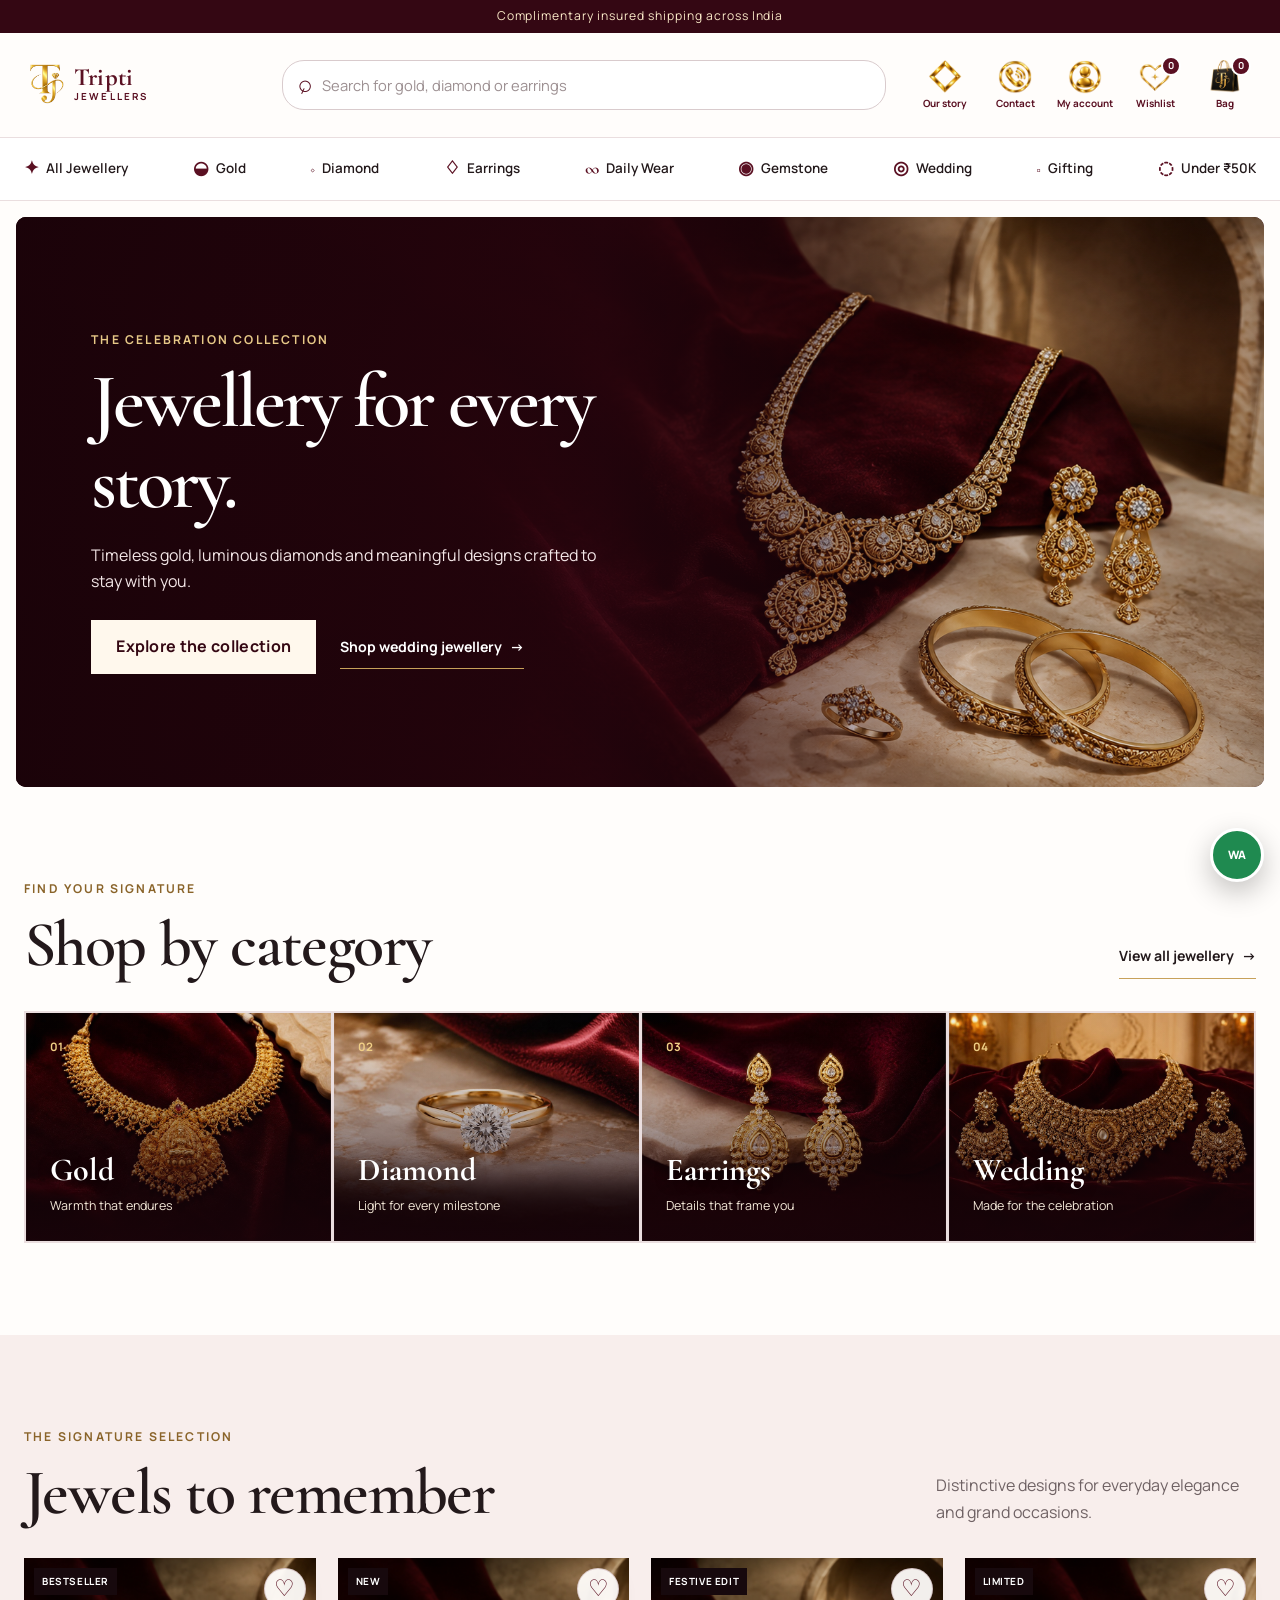
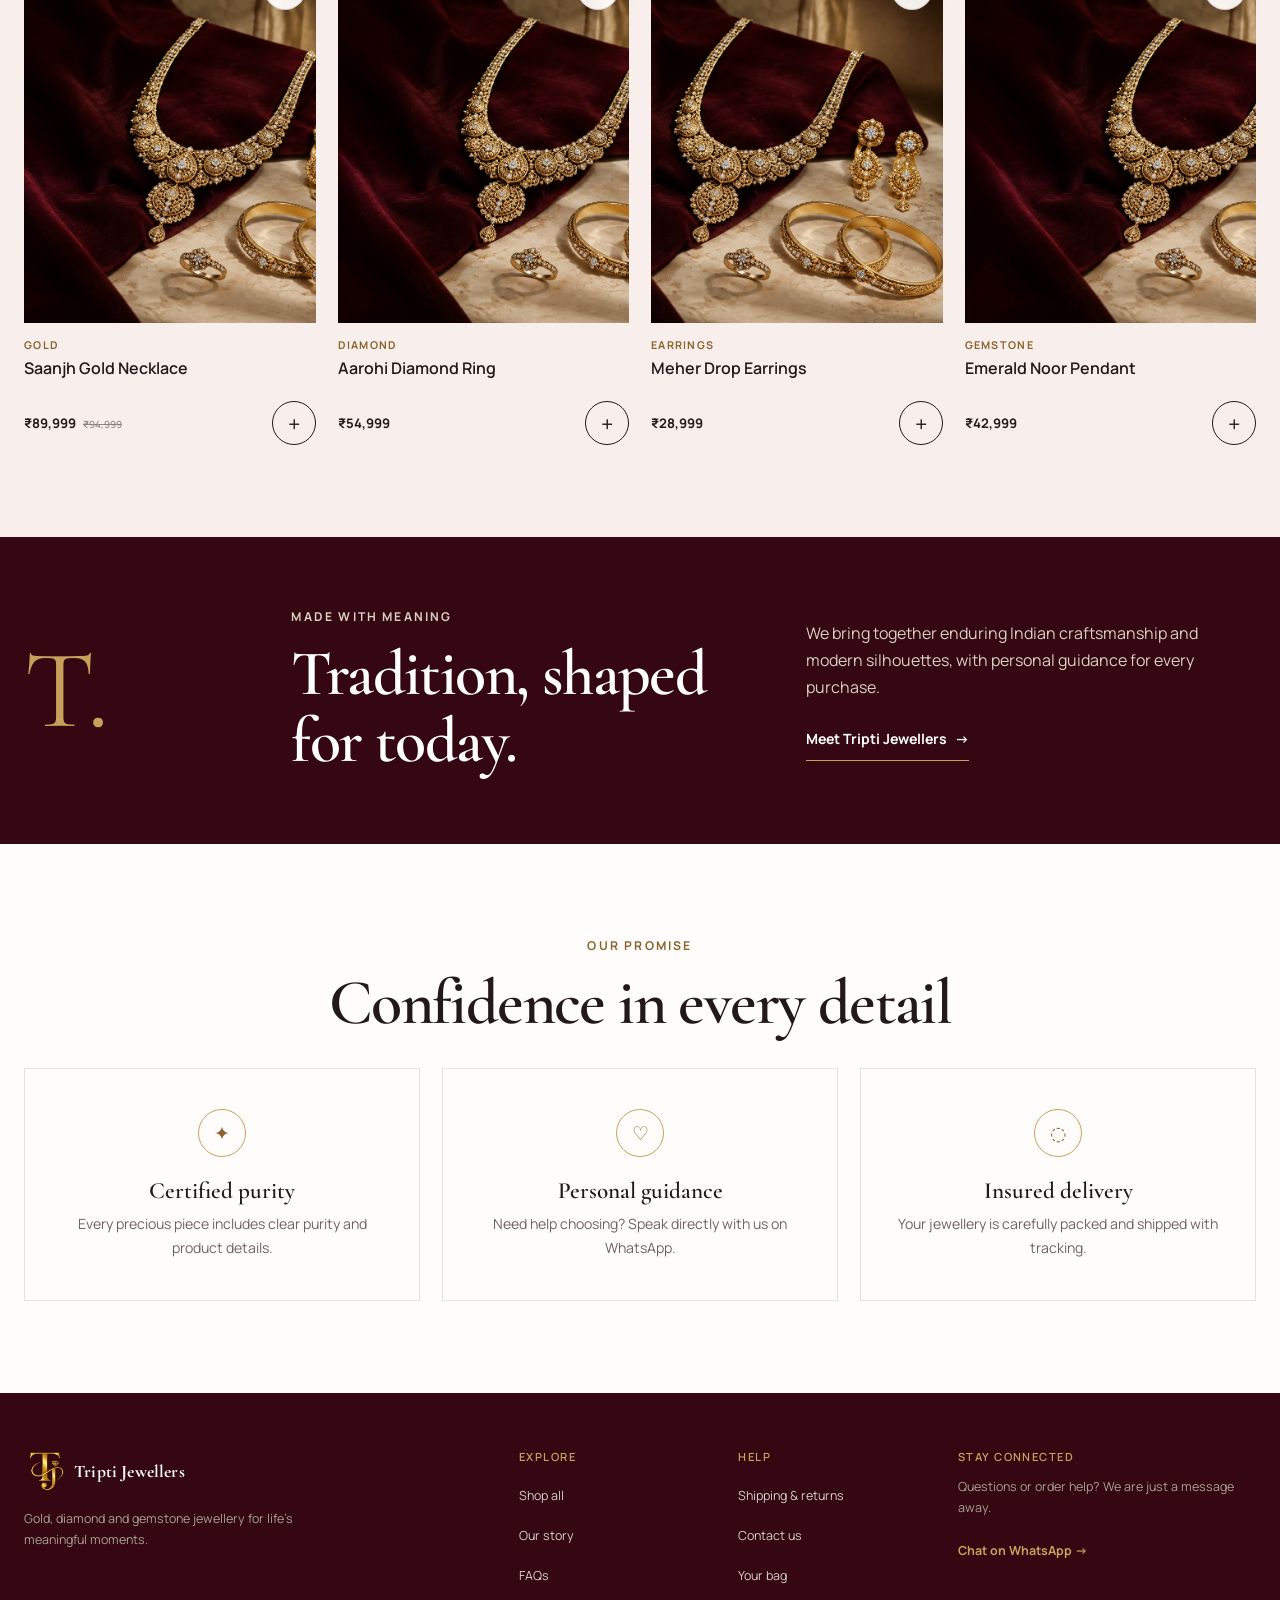
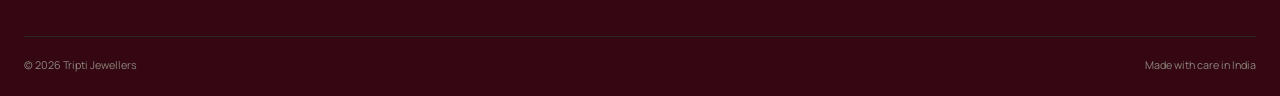
<file: index.html>
<!doctype html>
<html lang="en-IN">
<head>
  <meta charset="UTF-8">
  <meta name="viewport" content="width=device-width, initial-scale=1.0">
  <title>Tripti Jewellers | Gold, Diamond & Wedding Jewellery</title>
  <meta name="description" content="Discover gold, diamond, gemstone and wedding jewellery at Tripti Jewellers—crafted for everyday moments and lifelong celebrations.">
  <meta property="og:title" content="Tripti Jewellers | Jewellery for Every Story">
  <meta property="og:description" content="Explore timeless gold, diamond and wedding jewellery from Tripti Jewellers.">
  <meta property="og:type" content="website">
  <meta property="og:url" content="https://tripti-jewellers.rosy-mochi-9272.chatgpt.site/">
  <meta property="og:image" content="https://tripti-jewellers.rosy-mochi-9272.chatgpt.site/images/social-preview.svg">
  <link rel="preconnect" href="https://fonts.googleapis.com">
  <link rel="preconnect" href="https://fonts.gstatic.com" crossorigin>
  <link href="https://fonts.googleapis.com/css2?family=Cormorant+Garamond:wght@500;600;700&family=Manrope:wght@400;500;600;700&display=swap" rel="stylesheet">
  <link rel="stylesheet" href="css/style.css">
</head>
<body data-page="home">
  <a class="skip-link" href="#main-content">Skip to content</a>
  <div class="offer-bar">Complimentary insured shipping across India</div>
  <header class="site-header">
    <div class="container header-inner">
      <button class="menu-toggle" type="button" aria-label="Open jewellery menu" aria-expanded="false" aria-controls="main-nav">
        <span></span><span></span><span></span>
      </button>
      <a class="brand" href="index.html" aria-label="Tripti Jewellers home"><span class="brand-mark brand-mark-image"><img src="images/tripti-tj-monogram-transparent.png" alt=""></span><span class="brand-type"><strong>Tripti</strong><small>Jewellers</small></span></a>
      <form class="site-search" action="shop.html" role="search">
        <label class="sr-only" for="site-search-home">Search jewellery</label>
        <span aria-hidden="true">⌕</span>
        <input id="site-search-home" name="search" type="search" placeholder="Search for gold, diamond or earrings">
      </form>
      <nav class="header-actions" aria-label="Quick links">
        <a href="about.html" class="header-action header-action-story"><img class="header-story-icon" src="images/tripti-our-story.png" alt=""><span>Our story</span></a>
        <a href="contact.html" class="header-action"><img class="header-contact-icon" src="images/tripti-contact-phone.png" alt=""><span>Contact</span></a>
        <a class="account-link" href="login.html" aria-label="Login or view account" data-account-link><span class="account-icon account-icon-image" aria-hidden="true"><img src="images/tripti-account-user.png" alt=""></span><span class="header-action-label" data-account-text>My account</span></a>
        <a class="wishlist-link" href="watchlist.html" aria-label="View wishlist"><span class="wishlist-icon-image" aria-hidden="true"><img src="images/tripti-watchlist-heart.png" alt=""></span><span class="header-action-label">Wishlist</span><span class="wishlist-count" aria-live="polite">0</span></a>
        <a class="cart-link" href="cart.html" aria-label="View shopping bag"><span class="cart-icon-image" aria-hidden="true"><img src="images/tripti-shopping-bag-icon.png" alt=""></span><span class="header-action-label">Bag</span><span class="cart-count" aria-live="polite">0</span></a>
      </nav>
    </div>
    <nav class="category-nav" aria-label="Jewellery categories">
      <div class="container category-nav-inner">
        <a href="shop.html"><span>✦</span>All Jewellery</a>
        <a href="shop.html?category=Gold"><span>◒</span>Gold</a>
        <a href="shop.html?category=Diamond"><span>◇</span>Diamond</a>
        <a href="shop.html?category=Earrings"><span>♢</span>Earrings</a>
        <a href="shop.html?category=Daily%20Wear"><span>∞</span>Daily Wear</a>
        <a href="shop.html?category=Gemstone"><span>◉</span>Gemstone</a>
        <a href="shop.html?category=Wedding"><span>◎</span>Wedding</a>
        <a href="shop.html?category=Gifting"><span>□</span>Gifting</a>
        <a href="shop.html?category=Under%2050K"><span>◌</span>Under ₹50K</a>
      </div>
    </nav>
  </header>
  <div class="menu-backdrop" data-menu-close hidden></div>
  <aside class="mobile-menu" id="main-nav" aria-label="Jewellery menu" aria-hidden="true">
    <div class="mobile-menu-head"><a class="brand" href="index.html" aria-label="Tripti Jewellers home"><span class="brand-mark brand-mark-image"><img src="images/tripti-tj-monogram-transparent.png" alt=""></span><span class="brand-type"><strong>Tripti</strong><small>Jewellers</small></span></a><button class="menu-close" type="button" data-menu-close aria-label="Close jewellery menu">×</button></div>
    <div class="mobile-menu-offer"><span>✦</span><div><strong>Complimentary insured shipping</strong><small>on every jewellery order</small></div><a href="shop.html">Shop now</a></div>
    <nav class="mobile-menu-links" aria-label="Shop categories">
      <a href="shop.html"><span>✦</span>All Jewellery<b>›</b></a><a href="shop.html?category=Gold"><span>◒</span>Gold<b>›</b></a><a href="shop.html?category=Diamond"><span>◇</span>Diamond<b>›</b></a><a href="shop.html?category=Earrings"><span>♢</span>Earrings<b>›</b></a><a href="shop.html?category=Daily%20Wear"><span>∞</span>Daily Wear<b>›</b></a><a href="shop.html?category=Gemstone"><span>◉</span>Gemstone<b>›</b></a><a href="shop.html?category=Wedding"><span>◎</span>Wedding<b>›</b></a><a href="shop.html?category=Gifting"><span>□</span>Gifting<b>›</b></a><a href="shop.html?category=Under%2050K"><span>◌</span>Under ₹50K<b>›</b></a>
    </nav>
    <div class="mobile-menu-pages"><a href="about.html">Our story</a><a href="contact.html">Contact & stores</a><a href="login.html" data-account-menu-link><span data-account-menu-text>Login</span></a></div>
  </aside>

  <main id="main-content">
    <section class="jewel-hero">
      <img src="images/hero-jewellery.png" alt="Gold necklace, earrings, bangles and a diamond ring arranged on burgundy velvet">
      <div class="container jewel-hero-content">
        <p class="eyebrow eyebrow-light">The celebration collection</p>
        <h1>Jewellery for every story.</h1>
        <p>Timeless gold, luminous diamonds and meaningful designs crafted to stay with you.</p>
        <div class="hero-actions"><a class="button button-ivory" href="shop.html">Explore the collection</a><a class="text-link text-link-light" href="shop.html?category=Wedding">Shop wedding jewellery <span aria-hidden="true">→</span></a></div>
      </div>
    </section>

    <section class="section collection-strip" aria-labelledby="collection-title">
      <div class="container">
        <div class="section-heading split-heading">
          <div>
            <p class="eyebrow">Find your signature</p>
            <h2 id="collection-title">Shop by category</h2>
          </div>
          <a class="text-link" href="shop.html">View all jewellery <span aria-hidden="true">→</span></a>
        </div>
        <div class="category-grid">
          <a class="category-card" href="shop.html?category=Gold"><img src="images/category-gold.jpg" alt="Ornate gold necklace"><span>01</span><strong>Gold</strong><small>Warmth that endures</small></a>
          <a class="category-card" href="shop.html?category=Diamond"><img src="images/category-diamond.jpg" alt="Diamond solitaire ring"><span>02</span><strong>Diamond</strong><small>Light for every milestone</small></a>
          <a class="category-card" href="shop.html?category=Earrings"><img src="images/category-earrings.jpg" alt="Pair of gold drop earrings"><span>03</span><strong>Earrings</strong><small>Details that frame you</small></a>
          <a class="category-card" href="shop.html?category=Wedding"><img src="images/category-wedding.jpg" alt="Indian bridal jewellery set"><span>04</span><strong>Wedding</strong><small>Made for the celebration</small></a>
        </div>
      </div>
    </section>

    <section class="section section-cream" aria-labelledby="featured-title">
      <div class="container">
        <div class="section-heading split-heading">
          <div>
            <p class="eyebrow">The signature selection</p>
            <h2 id="featured-title">Jewels to remember</h2>
          </div>
          <p class="section-note">Distinctive designs for everyday elegance and grand occasions.</p>
        </div>
        <div class="product-grid" id="featured-products"></div>
      </div>
    </section>

    <section class="story-banner">
      <div class="container story-grid">
        <div class="story-number">T.</div>
        <div>
          <p class="eyebrow eyebrow-light">Made with meaning</p>
          <h2>Tradition, shaped for today.</h2>
        </div>
        <div>
          <p>We bring together enduring Indian craftsmanship and modern silhouettes, with personal guidance for every purchase.</p>
          <a class="text-link text-link-light" href="about.html">Meet Tripti Jewellers <span aria-hidden="true">→</span></a>
        </div>
      </div>
    </section>

    <section class="section" aria-labelledby="why-title">
      <div class="container">
        <div class="section-heading centered-heading">
          <p class="eyebrow">Our promise</p>
          <h2 id="why-title">Confidence in every detail</h2>
        </div>
        <div class="benefit-grid">
          <article class="benefit-card"><span class="benefit-icon">✦</span><h3>Certified purity</h3><p>Every precious piece includes clear purity and product details.</p></article>
          <article class="benefit-card"><span class="benefit-icon">♡</span><h3>Personal guidance</h3><p>Need help choosing? Speak directly with us on WhatsApp.</p></article>
          <article class="benefit-card"><span class="benefit-icon">◌</span><h3>Insured delivery</h3><p>Your jewellery is carefully packed and shipped with tracking.</p></article>
        </div>
      </div>
    </section>
  </main>

  <footer class="site-footer">
    <div class="container footer-grid">
      <div><a class="brand brand-footer" href="index.html" aria-label="Tripti Jewellers home"><span class="brand-mark brand-mark-image"><img src="images/tripti-tj-monogram-transparent.png" alt=""></span><span>Tripti Jewellers</span></a><p>Gold, diamond and gemstone jewellery for life’s meaningful moments.</p></div>
      <div><h2>Explore</h2><a href="shop.html">Shop all</a><a href="about.html">Our story</a><a href="contact.html#faq">FAQs</a></div>
      <div><h2>Help</h2><a href="contact.html#shipping">Shipping & returns</a><a href="contact.html">Contact us</a><a href="cart.html">Your bag</a></div>
      <div><h2>Stay connected</h2><p>Questions or order help? We are just a message away.</p><a class="footer-whatsapp" data-whatsapp-link href="#">Chat on WhatsApp →</a></div>
    </div>
    <div class="container footer-bottom"><span>© <span data-current-year></span> Tripti Jewellers</span><span>Made with care in India</span></div>
  </footer>
  <a class="whatsapp-float" data-whatsapp-link href="#" target="_blank" rel="noopener" aria-label="Chat with Tripti Jewellers on WhatsApp"><span>WA</span></a>
  <div class="toast" role="status" aria-live="polite"></div>
  <script src="js/supabase-client.js"></script>
  <script src="js/products.js"></script>
  <script src="js/main.js"></script>
</body>
</html>
</file>
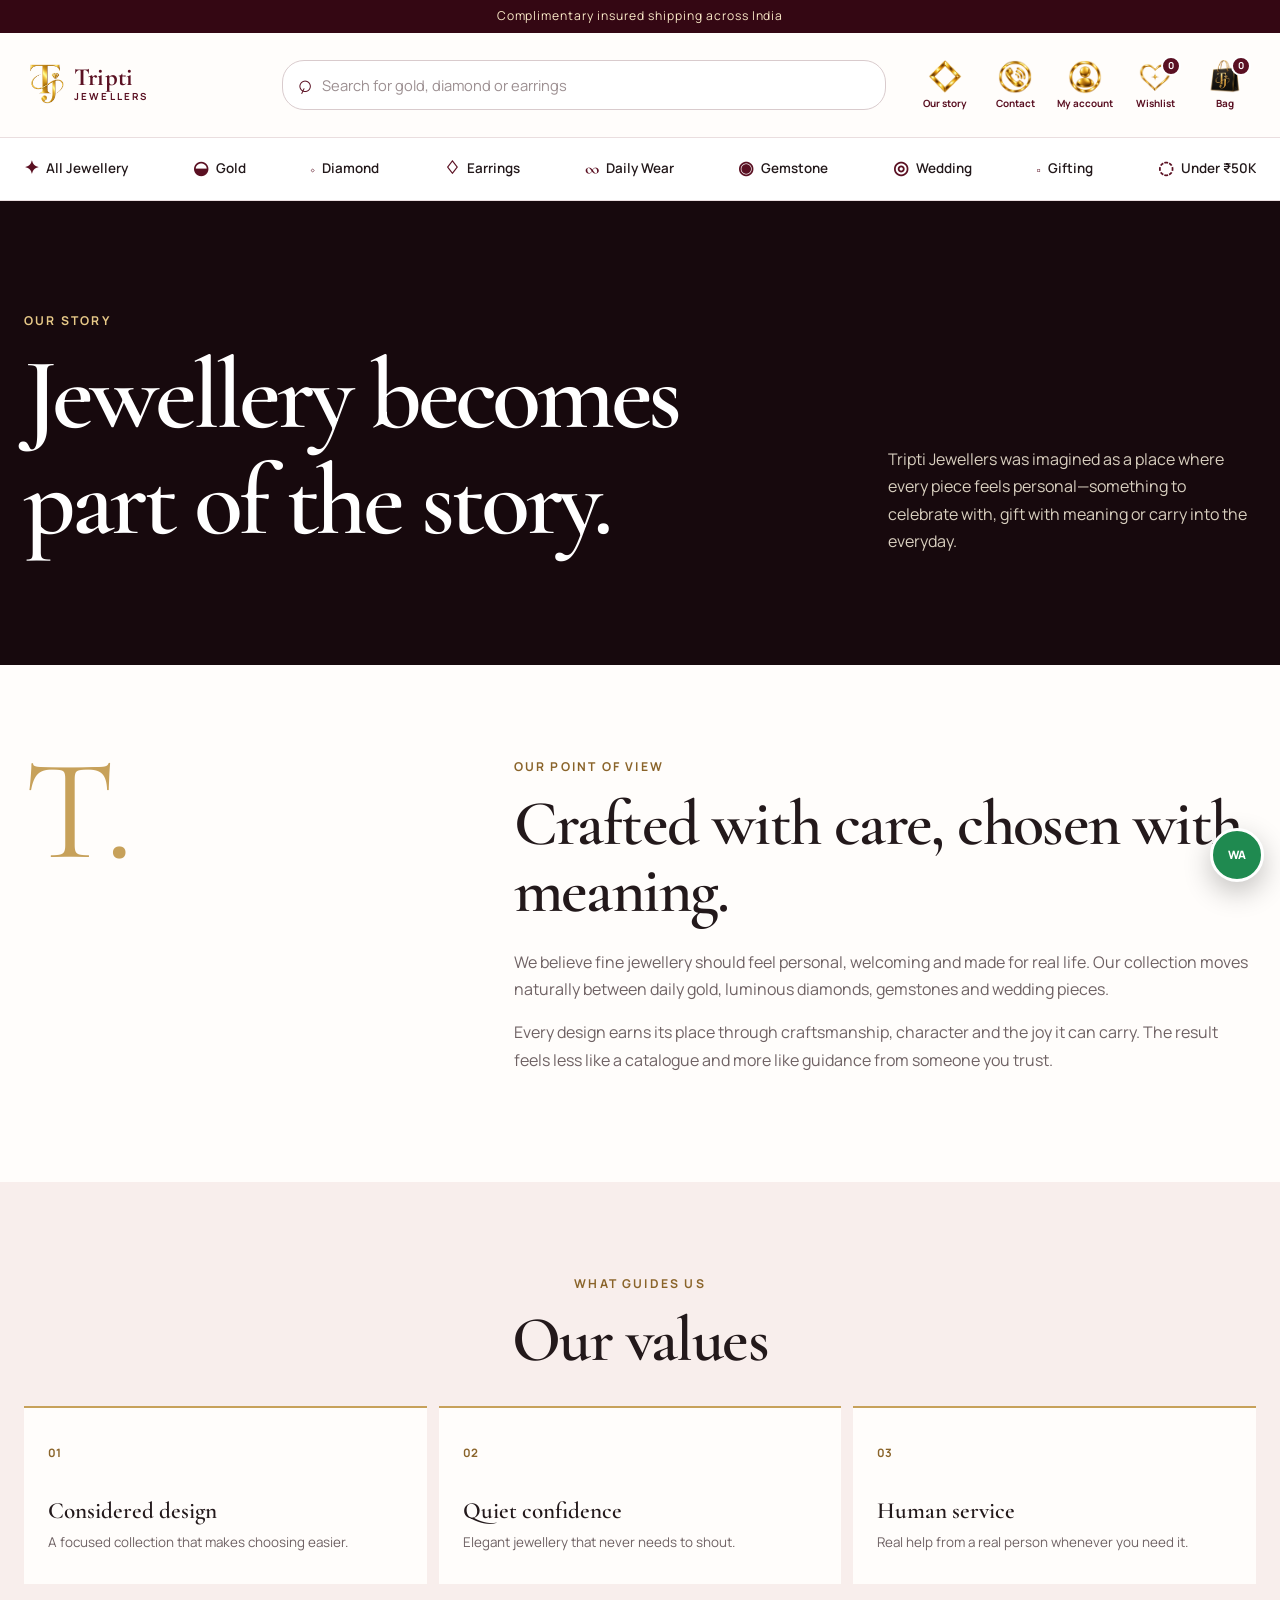
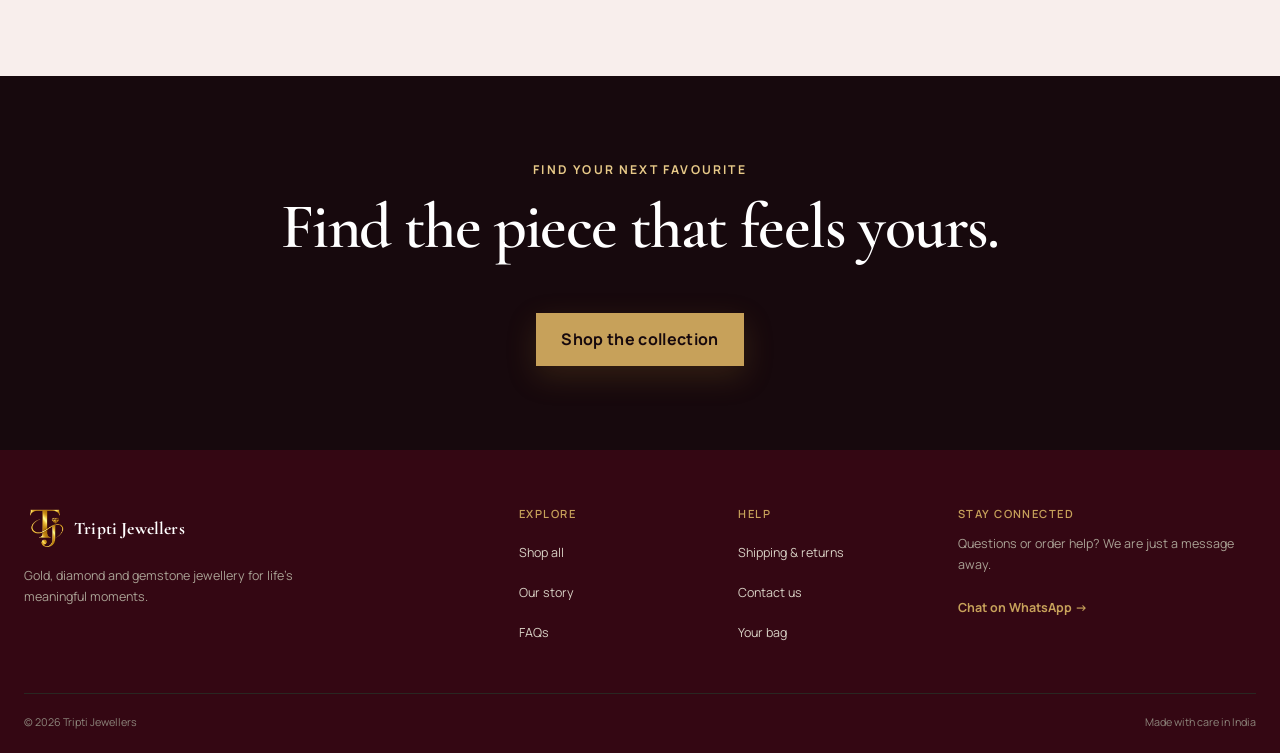
<file: about.html>
<!doctype html>
<html lang="en-IN">
<head>
  <meta charset="UTF-8"><meta name="viewport" content="width=device-width, initial-scale=1.0"><title>Our Story | Tripti Jewellers</title><meta name="description" content="Meet Tripti Jewellers—an Indian jewellery house bringing timeless gold, diamonds and meaningful design into one considered collection."><meta property="og:title" content="Our Story | Tripti Jewellers"><meta property="og:description" content="Jewellery with warmth, craft and lasting meaning."><meta property="og:type" content="website"><meta property="og:url" content="https://tripti-jewellers.rosy-mochi-9272.chatgpt.site/about.html"><meta property="og:image" content="https://tripti-jewellers.rosy-mochi-9272.chatgpt.site/images/social-preview.svg">
  <link rel="preconnect" href="https://fonts.googleapis.com"><link rel="preconnect" href="https://fonts.gstatic.com" crossorigin><link href="https://fonts.googleapis.com/css2?family=Cormorant+Garamond:wght@500;600;700&family=Manrope:wght@400;500;600;700&display=swap" rel="stylesheet"><link rel="stylesheet" href="css/style.css">
</head>
<body data-page="about">
  <a class="skip-link" href="#main-content">Skip to content</a><div class="offer-bar">Complimentary insured shipping across India</div>
  <header class="site-header">
    <div class="container header-inner">
      <button class="menu-toggle" type="button" aria-label="Open jewellery menu" aria-expanded="false" aria-controls="main-nav">
        <span></span><span></span><span></span>
      </button>
      <a class="brand" href="index.html" aria-label="Tripti Jewellers home"><span class="brand-mark brand-mark-image"><img src="images/tripti-tj-monogram-transparent.png" alt=""></span><span class="brand-type"><strong>Tripti</strong><small>Jewellers</small></span></a>
      <form class="site-search" action="shop.html" role="search">
        <label class="sr-only" for="site-search-home">Search jewellery</label>
        <span aria-hidden="true">⌕</span>
        <input id="site-search-home" name="search" type="search" placeholder="Search for gold, diamond or earrings">
      </form>
      <nav class="header-actions" aria-label="Quick links">
        <a href="about.html" class="header-action header-action-story"><img class="header-story-icon" src="images/tripti-our-story.png" alt=""><span>Our story</span></a>
        <a href="contact.html" class="header-action"><img class="header-contact-icon" src="images/tripti-contact-phone.png" alt=""><span>Contact</span></a>
        <a class="account-link" href="login.html" aria-label="Login or view account" data-account-link><span class="account-icon account-icon-image" aria-hidden="true"><img src="images/tripti-account-user.png" alt=""></span><span class="header-action-label" data-account-text>My account</span></a>
        <a class="wishlist-link" href="watchlist.html" aria-label="View wishlist"><span class="wishlist-icon-image" aria-hidden="true"><img src="images/tripti-watchlist-heart.png" alt=""></span><span class="header-action-label">Wishlist</span><span class="wishlist-count" aria-live="polite">0</span></a>
        <a class="cart-link" href="cart.html" aria-label="View shopping bag"><span class="cart-icon-image" aria-hidden="true"><img src="images/tripti-shopping-bag-icon.png" alt=""></span><span class="header-action-label">Bag</span><span class="cart-count" aria-live="polite">0</span></a>
      </nav>
    </div>
    <nav class="category-nav" aria-label="Jewellery categories">
      <div class="container category-nav-inner">
        <a href="shop.html"><span>✦</span>All Jewellery</a>
        <a href="shop.html?category=Gold"><span>◒</span>Gold</a>
        <a href="shop.html?category=Diamond"><span>◇</span>Diamond</a>
        <a href="shop.html?category=Earrings"><span>♢</span>Earrings</a>
        <a href="shop.html?category=Daily%20Wear"><span>∞</span>Daily Wear</a>
        <a href="shop.html?category=Gemstone"><span>◉</span>Gemstone</a>
        <a href="shop.html?category=Wedding"><span>◎</span>Wedding</a>
        <a href="shop.html?category=Gifting"><span>□</span>Gifting</a>
        <a href="shop.html?category=Under%2050K"><span>◌</span>Under ₹50K</a>
      </div>
    </nav>
  </header>
  <div class="menu-backdrop" data-menu-close hidden></div>
  <aside class="mobile-menu" id="main-nav" aria-label="Jewellery menu" aria-hidden="true">
    <div class="mobile-menu-head"><a class="brand" href="index.html" aria-label="Tripti Jewellers home"><span class="brand-mark brand-mark-image"><img src="images/tripti-tj-monogram-transparent.png" alt=""></span><span class="brand-type"><strong>Tripti</strong><small>Jewellers</small></span></a><button class="menu-close" type="button" data-menu-close aria-label="Close jewellery menu">×</button></div>
    <div class="mobile-menu-offer"><span>✦</span><div><strong>Complimentary insured shipping</strong><small>on every jewellery order</small></div><a href="shop.html">Shop now</a></div>
    <nav class="mobile-menu-links" aria-label="Shop categories">
      <a href="shop.html"><span>✦</span>All Jewellery<b>›</b></a><a href="shop.html?category=Gold"><span>◒</span>Gold<b>›</b></a><a href="shop.html?category=Diamond"><span>◇</span>Diamond<b>›</b></a><a href="shop.html?category=Earrings"><span>♢</span>Earrings<b>›</b></a><a href="shop.html?category=Daily%20Wear"><span>∞</span>Daily Wear<b>›</b></a><a href="shop.html?category=Gemstone"><span>◉</span>Gemstone<b>›</b></a><a href="shop.html?category=Wedding"><span>◎</span>Wedding<b>›</b></a><a href="shop.html?category=Gifting"><span>□</span>Gifting<b>›</b></a><a href="shop.html?category=Under%2050K"><span>◌</span>Under ₹50K<b>›</b></a>
    </nav>
    <div class="mobile-menu-pages"><a href="about.html">Our story</a><a href="contact.html">Contact & stores</a><a href="login.html" data-account-menu-link><span data-account-menu-text>Login</span></a></div>
  </aside>
  <main id="main-content"><section class="about-hero"><div class="container about-hero-grid"><div><p class="eyebrow eyebrow-light">Our story</p><h1>Jewellery becomes part of the story.</h1></div><p>Tripti Jewellers was imagined as a place where every piece feels personal—something to celebrate with, gift with meaning or carry into the everyday.</p></div></section><section class="section"><div class="container editorial-grid"><div class="editorial-mark">T.</div><article><p class="eyebrow">Our point of view</p><h2>Crafted with care, chosen with meaning.</h2><p>We believe fine jewellery should feel personal, welcoming and made for real life. Our collection moves naturally between daily gold, luminous diamonds, gemstones and wedding pieces.</p><p>Every design earns its place through craftsmanship, character and the joy it can carry. The result feels less like a catalogue and more like guidance from someone you trust.</p></article></div></section><section class="section section-cream"><div class="container"><div class="section-heading centered-heading"><p class="eyebrow">What guides us</p><h2>Our values</h2></div><div class="value-grid"><article><span>01</span><h3>Considered design</h3><p>A focused collection that makes choosing easier.</p></article><article><span>02</span><h3>Quiet confidence</h3><p>Elegant jewellery that never needs to shout.</p></article><article><span>03</span><h3>Human service</h3><p>Real help from a real person whenever you need it.</p></article></div></div></section><section class="about-cta"><div class="container"><p class="eyebrow eyebrow-light">Find your next favourite</p><h2>Find the piece that feels yours.</h2><a class="button button-gold" href="shop.html">Shop the collection</a></div></section></main>
  <footer class="site-footer"><div class="container footer-grid"><div><a class="brand brand-footer" href="index.html" aria-label="Tripti Jewellers home"><span class="brand-mark brand-mark-image"><img src="images/tripti-tj-monogram-transparent.png" alt=""></span><span>Tripti Jewellers</span></a><p>Gold, diamond and gemstone jewellery for life's meaningful moments.</p></div><div><h2>Explore</h2><a href="shop.html">Shop all</a><a href="about.html">Our story</a><a href="contact.html#faq">FAQs</a></div><div><h2>Help</h2><a href="contact.html#shipping">Shipping & returns</a><a href="contact.html">Contact us</a><a href="cart.html">Your bag</a></div><div><h2>Stay connected</h2><p>Questions or order help? We are just a message away.</p><a class="footer-whatsapp" data-whatsapp-link href="#">Chat on WhatsApp →</a></div></div><div class="container footer-bottom"><span>© <span data-current-year></span> Tripti Jewellers</span><span>Made with care in India</span></div></footer><a class="whatsapp-float" data-whatsapp-link href="#" target="_blank" rel="noopener" aria-label="Chat with Tripti Jewellers on WhatsApp"><span>WA</span></a><div class="toast" role="status" aria-live="polite"></div><script src="js/supabase-client.js"></script><script src="js/products.js"></script><script src="js/main.js"></script>
</body>
</html>
</file>
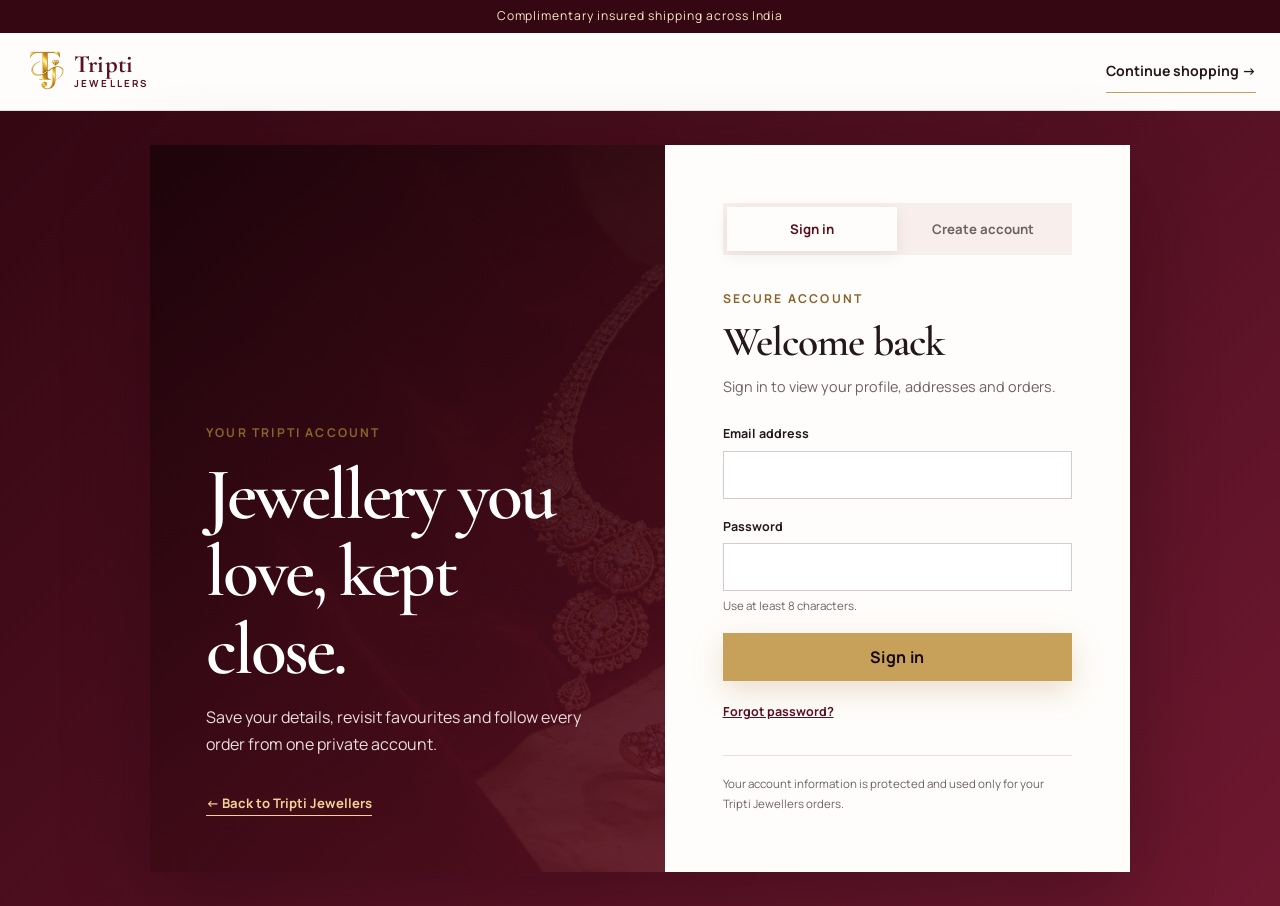
<file: account.html>
<!doctype html>
<html lang="en-IN">
<head>
  <meta charset="UTF-8"><meta name="viewport" content="width=device-width, initial-scale=1.0">
  <title>My Account | Tripti Jewellers</title>
  <meta name="description" content="Manage your Tripti Jewellers profile, delivery addresses and orders.">
  <link rel="preconnect" href="https://fonts.googleapis.com"><link rel="preconnect" href="https://fonts.gstatic.com" crossorigin><link href="https://fonts.googleapis.com/css2?family=Cormorant+Garamond:wght@500;600;700&family=Manrope:wght@400;500;600;700&display=swap" rel="stylesheet"><link rel="stylesheet" href="css/style.css">
</head>
<body data-page="account">
  <a class="skip-link" href="#main-content">Skip to content</a><div class="offer-bar">Complimentary insured shipping across India</div>
  <header class="account-header"><div class="container"><a class="brand" href="index.html" aria-label="Tripti Jewellers home"><span class="brand-mark brand-mark-image"><img src="images/tripti-tj-monogram-transparent.png" alt=""></span><span class="brand-type"><strong>Tripti</strong><small>Jewellers</small></span></a><div class="account-header-links"><a href="shop.html">Shop</a><a href="watchlist.html">Watchlist</a><a href="cart.html">Bag</a></div></div></header>
  <main id="main-content" class="dashboard-main">
    <div id="account-loading" class="dashboard-loading" role="status"><span></span><p>Opening your account…</p></div>
    <div id="account-error" class="dashboard-error container" role="alert" hidden></div>
    <div id="account-dashboard" class="container customer-dashboard" hidden>
      <section class="dashboard-welcome"><div><p class="eyebrow">My account</p><h1>Hello, <span id="account-name">Tripti customer</span></h1><p id="account-email"></p></div><div class="dashboard-welcome-actions"><a id="admin-dashboard-link" class="button button-gold" href="admin.html" hidden>Open admin dashboard</a><button class="button button-outline" type="button" data-sign-out>Sign out</button></div></section>
      <nav class="dashboard-shortcuts" aria-label="Account shortcuts"><a href="#orders"><span>01</span><strong>Orders</strong><small>View order history</small></a><a href="#profile"><span>02</span><strong>Profile</strong><small>Update your details</small></a><a href="#addresses"><span>03</span><strong>Addresses</strong><small>Manage delivery details</small></a><a href="watchlist.html"><span>04</span><strong>Watchlist</strong><small>See saved designs</small></a></nav>
      <section id="orders" class="dashboard-section"><div class="dashboard-section-heading"><div><p class="eyebrow">Order history</p><h2>Your orders</h2></div><a class="text-link" href="shop.html">Shop jewellery →</a></div><div id="account-orders" class="order-history"><p class="dashboard-muted">Loading orders…</p></div></section>
      <div class="dashboard-two-column">
        <section id="profile" class="dashboard-card"><p class="eyebrow">Personal details</p><h2>Your profile</h2><form id="profile-form"><label for="profile-name">Full name</label><input id="profile-name" name="full_name" type="text" autocomplete="name" required><label for="profile-email">Email</label><input id="profile-email" type="email" readonly><label for="profile-phone">Phone number</label><input id="profile-phone" name="phone" type="tel" autocomplete="tel"><button class="button button-dark" type="submit">Save profile</button><p id="profile-success" class="form-success" hidden>Profile saved.</p></form></section>
        <section id="addresses" class="dashboard-card"><p class="eyebrow">Delivery details</p><h2>Saved addresses</h2><div id="address-list" class="address-list"></div><details class="address-form-drawer"><summary>Add new address</summary><form id="address-form"><div class="form-row"><div><label for="address-label">Label</label><input id="address-label" name="label" value="Home" required></div><div><label for="address-name">Full name</label><input id="address-name" name="full_name" autocomplete="name" required></div></div><label for="address-phone">Phone</label><input id="address-phone" name="phone" type="tel" autocomplete="tel" required><label for="address-line">Full address</label><textarea id="address-line" name="address_line" rows="3" required></textarea><div class="form-row"><div><label for="address-city">City</label><input id="address-city" name="city" required></div><div><label for="address-state">State</label><input id="address-state" name="state" required></div></div><label for="address-pincode">PIN code</label><input id="address-pincode" name="pincode" inputmode="numeric" pattern="[0-9]{6}" required><button class="button button-dark" type="submit">Save address</button></form></details></section>
      </div>
    </div>
  </main>
  <footer class="dashboard-footer"><div class="container"><span>© <span data-current-year></span> Tripti Jewellers</span><a href="contact.html">Need help?</a></div></footer>
  <script src="js/supabase-client.js"></script><script src="js/products.js"></script><script src="js/main.js"></script><script src="js/account.js"></script>
</body>
</html>
</file>
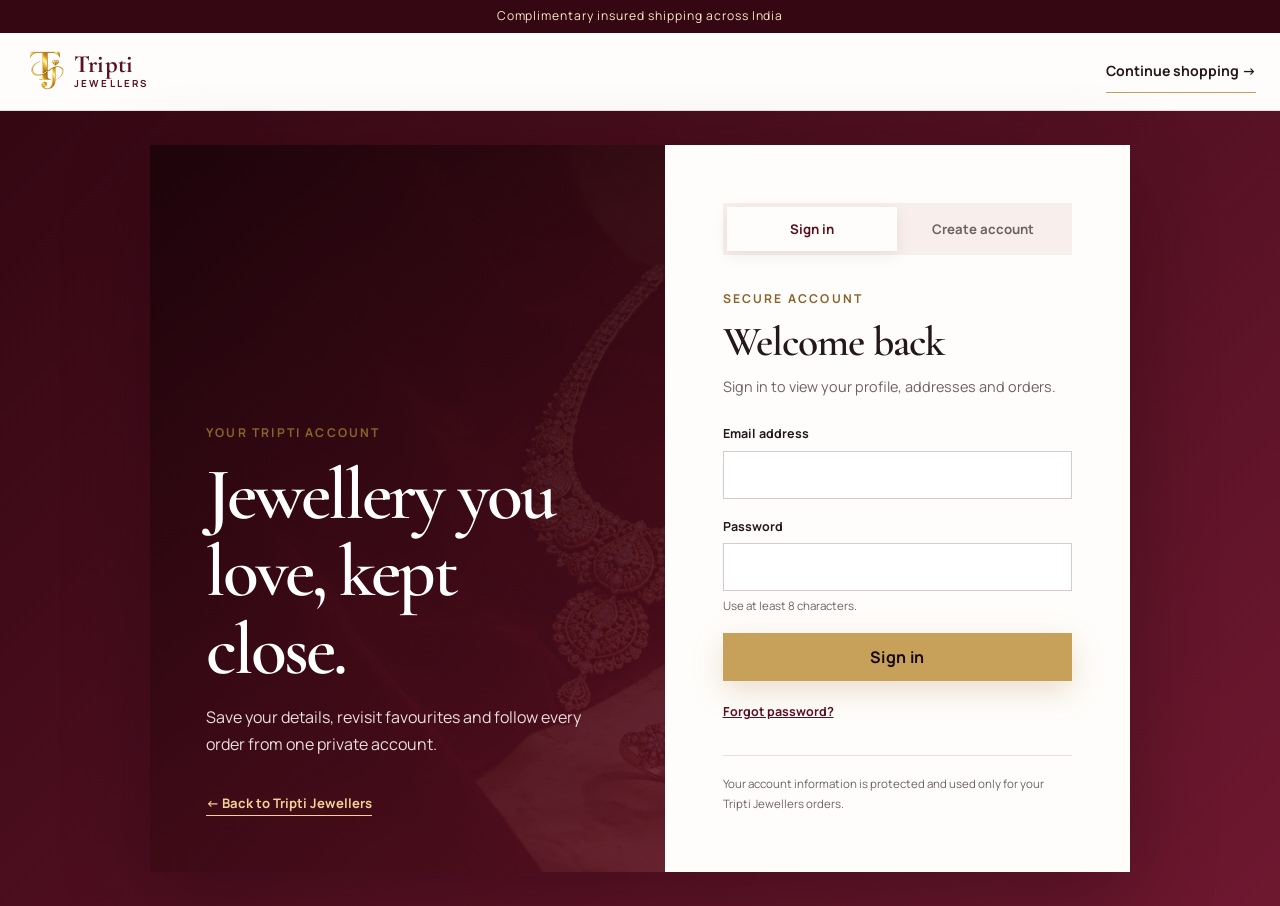
<file: admin.html>
<!doctype html>
<html lang="en-IN">
<head>
  <meta charset="UTF-8"><meta name="viewport" content="width=device-width, initial-scale=1.0">
  <title>Admin Dashboard | Tripti Jewellers</title>
  <meta name="robots" content="noindex,nofollow"><meta name="description" content="Tripti Jewellers private store administration.">
  <link rel="preconnect" href="https://fonts.googleapis.com"><link rel="preconnect" href="https://fonts.gstatic.com" crossorigin><link href="https://fonts.googleapis.com/css2?family=Cormorant+Garamond:wght@500;600;700&family=Manrope:wght@400;500;600;700&display=swap" rel="stylesheet"><link rel="stylesheet" href="css/style.css">
</head>
<body data-page="admin" class="admin-body">
  <a class="skip-link" href="#admin-main">Skip to dashboard</a>
  <div id="admin-loading" class="dashboard-loading" role="status"><span></span><p>Checking secure admin access…</p></div>
  <section id="admin-denied" class="admin-denied" hidden><a class="brand" href="index.html"><span class="brand-mark brand-mark-image"><img src="images/tripti-tj-monogram-transparent.png" alt=""></span><span class="brand-type"><strong>Tripti</strong><small>Jewellers</small></span></a><h1>Admin access required</h1><p>This account cannot open the store dashboard.</p><a class="button button-dark" href="account.html">Back to my account</a></section>
  <div id="admin-dashboard" class="admin-app" hidden>
    <aside class="admin-sidebar"><a class="brand" href="index.html" aria-label="Tripti Jewellers home"><span class="brand-mark brand-mark-image"><img src="images/tripti-tj-monogram-transparent.png" alt=""></span><span class="brand-type"><strong>Tripti</strong><small>Jewellers Admin</small></span></a><nav aria-label="Admin sections"><button class="is-active" type="button" data-admin-panel="overview"><span>◈</span>Overview</button><button type="button" data-admin-panel="products"><span>◇</span>Products</button><button type="button" data-admin-panel="orders"><span>□</span>Orders</button><button type="button" data-admin-panel="customers"><span>○</span>Customers</button><button type="button" data-admin-panel="content"><span>✦</span>Store content</button></nav><div class="admin-profile"><strong id="admin-name">Tripti Admin</strong><small id="admin-email"></small><button id="admin-sign-out" type="button">Sign out</button></div></aside>
    <main id="admin-main" class="admin-main"><header class="admin-topbar"><div><p class="eyebrow">Store control</p><h1>Dashboard</h1></div><a class="button button-outline" href="index.html" target="_blank" rel="noopener">View website</a></header><div id="admin-message" class="admin-message" role="status" hidden></div>
      <section id="admin-panel-overview" class="admin-panel"><div class="admin-stat-grid"><article><span>Live products</span><strong id="stat-products">—</strong></article><article><span>Total stock</span><strong id="stat-stock">—</strong></article><article><span>Customers</span><strong id="stat-customers">—</strong></article><article><span>Orders</span><strong id="stat-orders">—</strong></article><article class="stat-wide"><span>Order value</span><strong id="stat-revenue">—</strong></article></div><div class="admin-welcome-card"><div><p class="eyebrow">Quick actions</p><h2>Manage your jewellery store</h2><p>Add products, change prices and stock, update orders, and control public store details from here.</p></div><div><button class="button button-gold" type="button" data-admin-panel="products">Add a product</button><button class="button button-outline" type="button" data-admin-panel="orders">Check orders</button></div></div></section>
      <section id="admin-panel-products" class="admin-panel" hidden><div class="admin-section-heading"><div><p class="eyebrow">Catalogue</p><h2>Products and prices</h2></div></div><div class="admin-editor-layout"><form id="product-form" class="admin-form"><h3 id="product-form-title">Add product</h3><label for="product-name">Product name</label><input id="product-name" name="name" required><div class="form-row"><div><label for="product-category">Category</label><input id="product-category" name="category" list="product-category-options" required><datalist id="product-category-options"></datalist></div><div><label for="product-badge">Badge</label><input id="product-badge" name="badge" placeholder="New"></div></div><div class="form-row"><div><label for="product-price">Price (₹)</label><input id="product-price" name="price" type="number" min="0" required></div><div><label for="product-old-price">Original price (₹)</label><input id="product-old-price" name="old_price" type="number" min="0"></div></div><div class="form-row"><div><label for="product-stock">Stock</label><input id="product-stock" name="stock" type="number" min="0" value="1" required></div><div><label for="product-order">Display order</label><input id="product-order" name="display_order" type="number" min="0" value="0"></div></div><label for="product-description">Description</label><textarea id="product-description" name="description" rows="3" required></textarea><label for="product-details">Details, one per line</label><textarea id="product-details" name="details" rows="3"></textarea><label for="product-sizes">Sizes, separated by commas</label><input id="product-sizes" name="sizes" placeholder="10, 12, 14"><label for="product-image-file">Upload image</label><input id="product-image-file" name="image_file" type="file" accept="image/png,image/jpeg,image/webp"><label for="product-image-url">Or image URL</label><input id="product-image-url" name="image_url" placeholder="https://…"><div class="form-row"><div><label for="product-position">Image position</label><input id="product-position" name="image_position" value="center"></div><div><label for="product-alt">Image description</label><input id="product-alt" name="image_alt"></div></div><div class="checkbox-row"><label><input name="featured" type="checkbox"> Featured</label><label><input name="is_active" type="checkbox" checked> Visible in shop</label></div><div class="form-actions"><button id="product-submit" class="button button-gold" type="submit">Save product</button><button id="product-cancel" class="button button-outline" type="button" hidden>Cancel</button></div></form><div class="admin-table-wrap"><table class="admin-table"><thead><tr><th>Product</th><th>Price</th><th>Stock</th><th>Status</th><th>Actions</th></tr></thead><tbody id="admin-products-body"><tr><td colspan="5">Loading…</td></tr></tbody></table></div></div></section>
      <section id="admin-panel-orders" class="admin-panel" hidden><div class="admin-section-heading"><div><p class="eyebrow">Sales</p><h2>Customer orders</h2></div></div><div class="admin-table-wrap"><table class="admin-table"><thead><tr><th>Order</th><th>Customer</th><th>Items</th><th>Total</th><th>Status</th></tr></thead><tbody id="admin-orders-body"><tr><td colspan="5">Loading…</td></tr></tbody></table></div></section>
      <section id="admin-panel-customers" class="admin-panel" hidden><div class="admin-section-heading"><div><p class="eyebrow">Accounts</p><h2>Customers</h2></div></div><div class="admin-table-wrap"><table class="admin-table"><thead><tr><th>Customer</th><th>Phone</th><th>Role</th><th>Joined</th></tr></thead><tbody id="admin-customers-body"><tr><td colspan="4">Loading…</td></tr></tbody></table></div></section>
      <section id="admin-panel-content" class="admin-panel" hidden><div class="admin-section-heading"><div><p class="eyebrow">Website settings</p><h2>Store content</h2></div></div><div class="admin-content-grid"><form id="settings-form" class="admin-form"><h3>Contact and checkout</h3><label for="setting-announcement">Top announcement</label><input id="setting-announcement" name="announcement" required><label for="setting-whatsapp">WhatsApp number</label><input id="setting-whatsapp" name="whatsapp_number" inputmode="tel" required><label for="setting-upi">UPI ID</label><input id="setting-upi" name="upi_id" required><label for="setting-email">Support email</label><input id="setting-email" name="support_email" type="email" required><div class="form-row"><div><label for="setting-free-shipping">Free shipping above ₹</label><input id="setting-free-shipping" name="free_shipping_minimum" type="number" min="0" required></div><div><label for="setting-shipping">Standard shipping ₹</label><input id="setting-shipping" name="standard_shipping" type="number" min="0" required></div></div><button class="button button-gold" type="submit">Save settings</button></form><div class="admin-form"><h3>Categories</h3><form id="category-form" class="inline-form"><label class="sr-only" for="category-name">New category</label><input id="category-name" name="name" placeholder="New category" required><button class="button button-dark" type="submit">Add</button></form><ul id="category-list" class="admin-simple-list"></ul></div></div><div class="admin-editor-layout admin-banner-layout"><form id="banner-form" class="admin-form"><h3 id="banner-form-title">Add homepage banner</h3><label for="banner-title">Title</label><input id="banner-title" name="title" required><label for="banner-body">Text</label><textarea id="banner-body" name="body" rows="3"></textarea><label for="banner-image">Image URL</label><input id="banner-image" name="image_url"><div class="form-row"><div><label for="banner-link">Link</label><input id="banner-link" name="link_url" value="shop.html"></div><div><label for="banner-button">Button label</label><input id="banner-button" name="button_label" value="Shop now"></div></div><label for="banner-order">Display order</label><input id="banner-order" name="display_order" type="number" min="0" value="0"><label class="checkbox-single"><input name="is_active" type="checkbox" checked> Banner active</label><div class="form-actions"><button id="banner-submit" class="button button-gold" type="submit">Save banner</button><button id="banner-cancel" class="button button-outline" type="button" hidden>Cancel</button></div></form><div id="banner-list" class="banner-admin-list"></div></div></section>
    </main>
  </div>
  <script src="js/supabase-client.js"></script><script src="js/admin.js"></script>
</body>
</html>
</file>
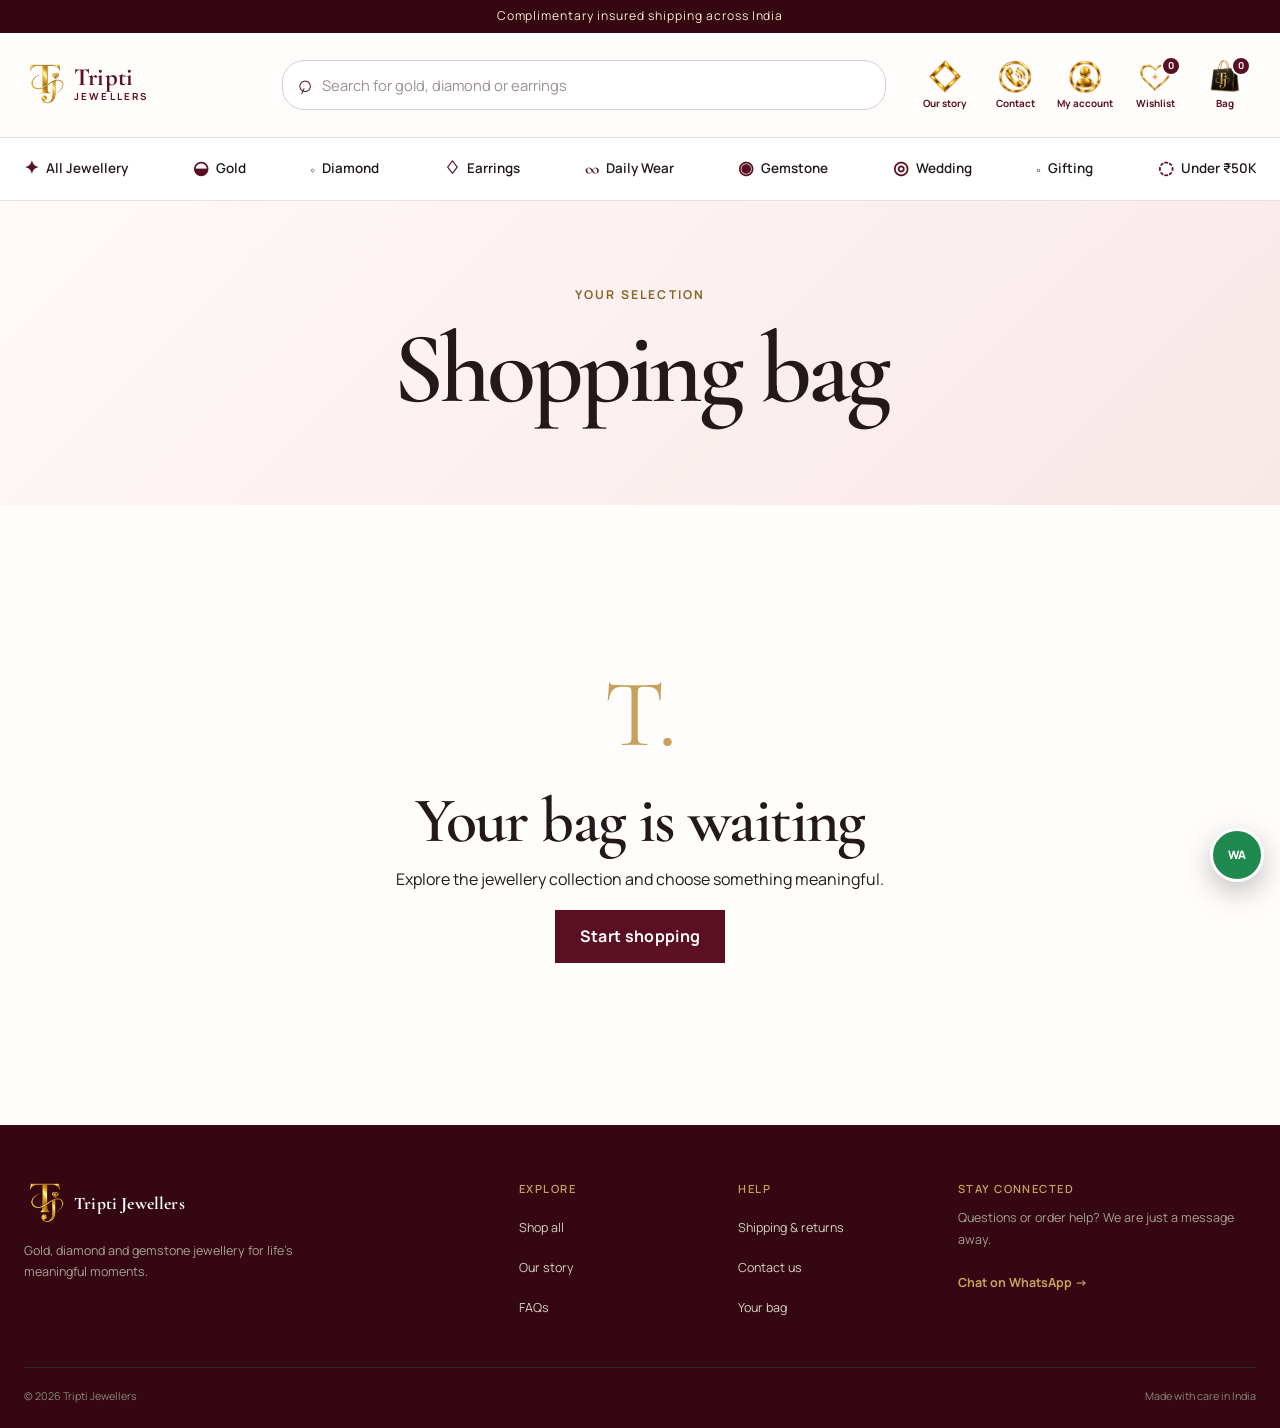
<file: cart.html>
<!doctype html>
<html lang="en-IN">
<head>
  <meta charset="UTF-8"><meta name="viewport" content="width=device-width, initial-scale=1.0">
  <title>Your Shopping Bag & Checkout | Tripti Jewellers</title>
  <meta name="description" content="Review your Tripti Jewellers order, update quantities and securely send your checkout details through WhatsApp.">
  <meta property="og:title" content="Your Shopping Bag | Tripti Jewellers"><meta property="og:description" content="Review your selected products and complete your order on WhatsApp."><meta property="og:type" content="website"><meta property="og:url" content="https://tripti-jewellers.rosy-mochi-9272.chatgpt.site/cart.html"><meta property="og:image" content="https://tripti-jewellers.rosy-mochi-9272.chatgpt.site/images/social-preview.svg">
  <link rel="preconnect" href="https://fonts.googleapis.com"><link rel="preconnect" href="https://fonts.gstatic.com" crossorigin><link href="https://fonts.googleapis.com/css2?family=Cormorant+Garamond:wght@500;600;700&family=Manrope:wght@400;500;600;700&display=swap" rel="stylesheet"><link rel="stylesheet" href="css/style.css">
</head>
<body data-page="cart">
  <a class="skip-link" href="#main-content">Skip to content</a><div class="offer-bar">Complimentary insured shipping across India</div>
  <header class="site-header">
    <div class="container header-inner">
      <button class="menu-toggle" type="button" aria-label="Open jewellery menu" aria-expanded="false" aria-controls="main-nav">
        <span></span><span></span><span></span>
      </button>
      <a class="brand" href="index.html" aria-label="Tripti Jewellers home"><span class="brand-mark brand-mark-image"><img src="images/tripti-tj-monogram-transparent.png" alt=""></span><span class="brand-type"><strong>Tripti</strong><small>Jewellers</small></span></a>
      <form class="site-search" action="shop.html" role="search">
        <label class="sr-only" for="site-search-home">Search jewellery</label>
        <span aria-hidden="true">⌕</span>
        <input id="site-search-home" name="search" type="search" placeholder="Search for gold, diamond or earrings">
      </form>
      <nav class="header-actions" aria-label="Quick links">
        <a href="about.html" class="header-action header-action-story"><img class="header-story-icon" src="images/tripti-our-story.png" alt=""><span>Our story</span></a>
        <a href="contact.html" class="header-action"><img class="header-contact-icon" src="images/tripti-contact-phone.png" alt=""><span>Contact</span></a>
        <a class="account-link" href="login.html" aria-label="Login or view account" data-account-link><span class="account-icon account-icon-image" aria-hidden="true"><img src="images/tripti-account-user.png" alt=""></span><span class="header-action-label" data-account-text>My account</span></a>
        <a class="wishlist-link" href="watchlist.html" aria-label="View wishlist"><span class="wishlist-icon-image" aria-hidden="true"><img src="images/tripti-watchlist-heart.png" alt=""></span><span class="header-action-label">Wishlist</span><span class="wishlist-count" aria-live="polite">0</span></a>
        <a class="cart-link" href="cart.html" aria-label="View shopping bag"><span class="cart-icon-image" aria-hidden="true"><img src="images/tripti-shopping-bag-icon.png" alt=""></span><span class="header-action-label">Bag</span><span class="cart-count" aria-live="polite">0</span></a>
      </nav>
    </div>
    <nav class="category-nav" aria-label="Jewellery categories">
      <div class="container category-nav-inner">
        <a href="shop.html"><span>✦</span>All Jewellery</a>
        <a href="shop.html?category=Gold"><span>◒</span>Gold</a>
        <a href="shop.html?category=Diamond"><span>◇</span>Diamond</a>
        <a href="shop.html?category=Earrings"><span>♢</span>Earrings</a>
        <a href="shop.html?category=Daily%20Wear"><span>∞</span>Daily Wear</a>
        <a href="shop.html?category=Gemstone"><span>◉</span>Gemstone</a>
        <a href="shop.html?category=Wedding"><span>◎</span>Wedding</a>
        <a href="shop.html?category=Gifting"><span>□</span>Gifting</a>
        <a href="shop.html?category=Under%2050K"><span>◌</span>Under ₹50K</a>
      </div>
    </nav>
  </header>
  <div class="menu-backdrop" data-menu-close hidden></div>
  <aside class="mobile-menu" id="main-nav" aria-label="Jewellery menu" aria-hidden="true">
    <div class="mobile-menu-head"><a class="brand" href="index.html" aria-label="Tripti Jewellers home"><span class="brand-mark brand-mark-image"><img src="images/tripti-tj-monogram-transparent.png" alt=""></span><span class="brand-type"><strong>Tripti</strong><small>Jewellers</small></span></a><button class="menu-close" type="button" data-menu-close aria-label="Close jewellery menu">×</button></div>
    <div class="mobile-menu-offer"><span>✦</span><div><strong>Complimentary insured shipping</strong><small>on every jewellery order</small></div><a href="shop.html">Shop now</a></div>
    <nav class="mobile-menu-links" aria-label="Shop categories">
      <a href="shop.html"><span>✦</span>All Jewellery<b>›</b></a><a href="shop.html?category=Gold"><span>◒</span>Gold<b>›</b></a><a href="shop.html?category=Diamond"><span>◇</span>Diamond<b>›</b></a><a href="shop.html?category=Earrings"><span>♢</span>Earrings<b>›</b></a><a href="shop.html?category=Daily%20Wear"><span>∞</span>Daily Wear<b>›</b></a><a href="shop.html?category=Gemstone"><span>◉</span>Gemstone<b>›</b></a><a href="shop.html?category=Wedding"><span>◎</span>Wedding<b>›</b></a><a href="shop.html?category=Gifting"><span>□</span>Gifting<b>›</b></a><a href="shop.html?category=Under%2050K"><span>◌</span>Under ₹50K<b>›</b></a>
    </nav>
    <div class="mobile-menu-pages"><a href="about.html">Our story</a><a href="contact.html">Contact & stores</a><a href="login.html" data-account-menu-link><span data-account-menu-text>Login</span></a></div>
  </aside>
  <main id="main-content"><section class="page-hero page-hero-compact"><div class="container"><p class="eyebrow">Your selection</p><h1>Shopping bag</h1></div></section><section class="section cart-section"><div class="container"><div id="cart-empty" class="empty-state" hidden><p class="empty-symbol">T.</p><h2>Your bag is waiting</h2><p>Explore the jewellery collection and choose something meaningful.</p><a class="button button-dark" href="shop.html">Start shopping</a></div><div id="cart-content" class="cart-layout"><div><div class="cart-list" id="cart-items"></div><a class="text-link continue-link" href="shop.html">← Continue shopping</a></div><aside class="order-panel"><div id="order-summary"></div><div class="checkout-block"><p class="eyebrow">Checkout details</p><h2>Complete your order</h2><p class="form-intro">Sign in, confirm your details and place the order. WhatsApp will open for payment confirmation.</p><form id="checkout-form"><label for="checkout-name">Full name</label><input id="checkout-name" name="name" type="text" autocomplete="name" required><label for="checkout-phone">Phone number</label><input id="checkout-phone" name="phone" type="tel" autocomplete="tel" inputmode="tel" pattern="[0-9+ ]{10,15}" required><label for="checkout-address">Delivery address</label><textarea id="checkout-address" name="address" rows="4" autocomplete="street-address" required></textarea><button class="button button-gold button-full" type="submit">Place order securely</button><p class="form-note">Your order will be saved in your account. No payment is taken on this website; confirm UPI or cash on delivery through WhatsApp.</p></form></div><div class="upi-panel"><div><p class="eyebrow">Pay by UPI</p><h2>Scan after confirmation</h2><p>UPI ID: <strong data-upi-id>thetriptiedit@upi</strong></p><p class="form-note">Please confirm stock with us before paying.</p></div><img src="images/qr-placeholder.svg" alt="Placeholder QR code for Tripti Jewellers UPI payment"></div></aside></div></div></section></main>
  <footer class="site-footer"><div class="container footer-grid"><div><a class="brand brand-footer" href="index.html" aria-label="Tripti Jewellers home"><span class="brand-mark brand-mark-image"><img src="images/tripti-tj-monogram-transparent.png" alt=""></span><span>Tripti Jewellers</span></a><p>Gold, diamond and gemstone jewellery for life's meaningful moments.</p></div><div><h2>Explore</h2><a href="shop.html">Shop all</a><a href="about.html">Our story</a><a href="contact.html#faq">FAQs</a></div><div><h2>Help</h2><a href="contact.html#shipping">Shipping & returns</a><a href="contact.html">Contact us</a><a href="cart.html">Your bag</a></div><div><h2>Stay connected</h2><p>Questions or order help? We are just a message away.</p><a class="footer-whatsapp" data-whatsapp-link href="#">Chat on WhatsApp →</a></div></div><div class="container footer-bottom"><span>© <span data-current-year></span> Tripti Jewellers</span><span>Made with care in India</span></div></footer>
  <a class="whatsapp-float" data-whatsapp-link href="#" target="_blank" rel="noopener" aria-label="Chat with Tripti Jewellers on WhatsApp"><span>WA</span></a><div class="toast" role="status" aria-live="polite"></div><script src="js/supabase-client.js"></script><script src="js/products.js"></script><script src="js/main.js"></script>
</body>
</html>
</file>
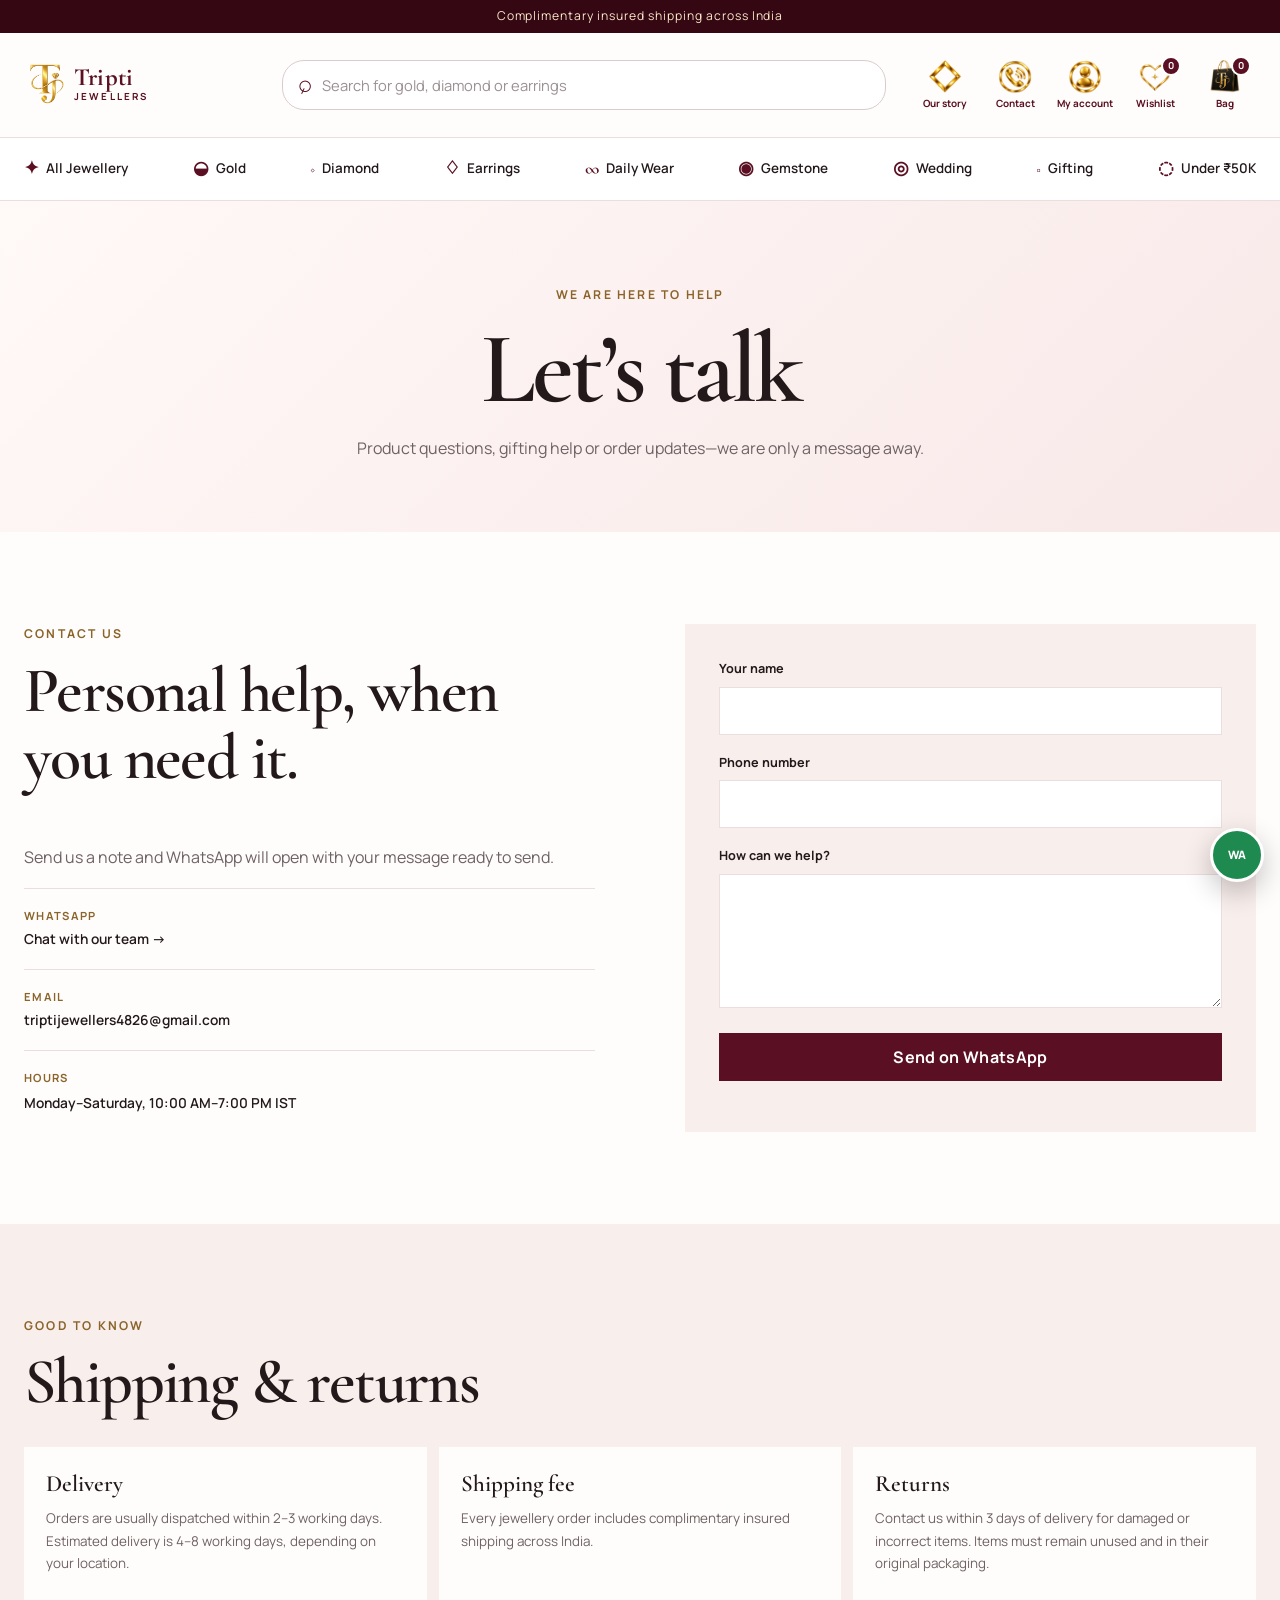
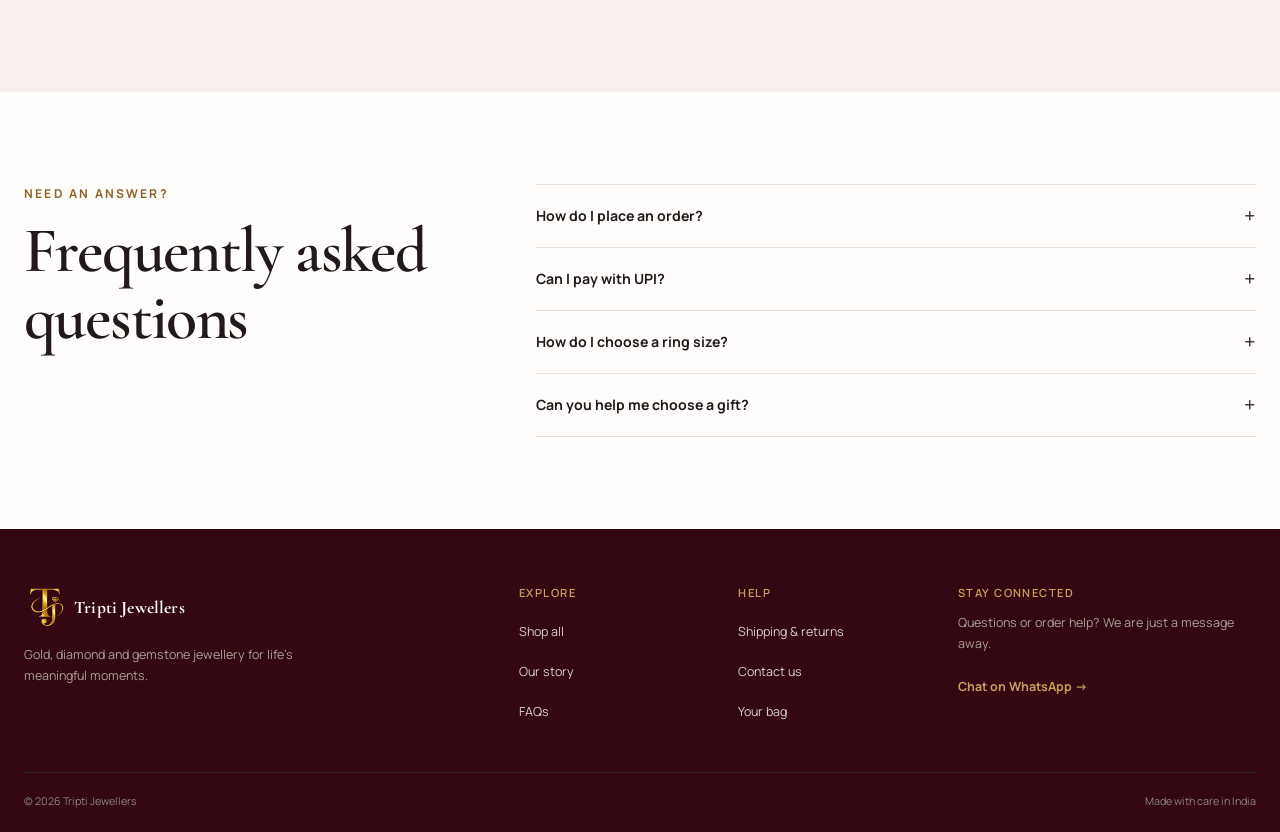
<file: contact.html>
<!doctype html>
<html lang="en-IN">
<head>
  <meta charset="UTF-8"><meta name="viewport" content="width=device-width, initial-scale=1.0"><title>Contact, Shipping & FAQs | Tripti Jewellers</title><meta name="description" content="Contact Tripti Jewellers on WhatsApp, learn about shipping and returns, and find answers to common ordering questions."><meta property="og:title" content="Contact Tripti Jewellers"><meta property="og:description" content="Questions about a product or order? We are happy to help on WhatsApp."><meta property="og:type" content="website"><meta property="og:url" content="https://tripti-jewellers.rosy-mochi-9272.chatgpt.site/contact.html"><meta property="og:image" content="https://tripti-jewellers.rosy-mochi-9272.chatgpt.site/images/social-preview.svg"><link rel="preconnect" href="https://fonts.googleapis.com"><link rel="preconnect" href="https://fonts.gstatic.com" crossorigin><link href="https://fonts.googleapis.com/css2?family=Cormorant+Garamond:wght@500;600;700&family=Manrope:wght@400;500;600;700&display=swap" rel="stylesheet"><link rel="stylesheet" href="css/style.css">
</head>
<body data-page="contact">
  <a class="skip-link" href="#main-content">Skip to content</a><div class="offer-bar">Complimentary insured shipping across India</div>
  <header class="site-header">
    <div class="container header-inner">
      <button class="menu-toggle" type="button" aria-label="Open jewellery menu" aria-expanded="false" aria-controls="main-nav">
        <span></span><span></span><span></span>
      </button>
      <a class="brand" href="index.html" aria-label="Tripti Jewellers home"><span class="brand-mark brand-mark-image"><img src="images/tripti-tj-monogram-transparent.png" alt=""></span><span class="brand-type"><strong>Tripti</strong><small>Jewellers</small></span></a>
      <form class="site-search" action="shop.html" role="search">
        <label class="sr-only" for="site-search-home">Search jewellery</label>
        <span aria-hidden="true">⌕</span>
        <input id="site-search-home" name="search" type="search" placeholder="Search for gold, diamond or earrings">
      </form>
      <nav class="header-actions" aria-label="Quick links">
        <a href="about.html" class="header-action header-action-story"><img class="header-story-icon" src="images/tripti-our-story.png" alt=""><span>Our story</span></a>
        <a href="contact.html" class="header-action"><img class="header-contact-icon" src="images/tripti-contact-phone.png" alt=""><span>Contact</span></a>
        <a class="account-link" href="login.html" aria-label="Login or view account" data-account-link><span class="account-icon account-icon-image" aria-hidden="true"><img src="images/tripti-account-user.png" alt=""></span><span class="header-action-label" data-account-text>My account</span></a>
        <a class="wishlist-link" href="watchlist.html" aria-label="View wishlist"><span class="wishlist-icon-image" aria-hidden="true"><img src="images/tripti-watchlist-heart.png" alt=""></span><span class="header-action-label">Wishlist</span><span class="wishlist-count" aria-live="polite">0</span></a>
        <a class="cart-link" href="cart.html" aria-label="View shopping bag"><span class="cart-icon-image" aria-hidden="true"><img src="images/tripti-shopping-bag-icon.png" alt=""></span><span class="header-action-label">Bag</span><span class="cart-count" aria-live="polite">0</span></a>
      </nav>
    </div>
    <nav class="category-nav" aria-label="Jewellery categories">
      <div class="container category-nav-inner">
        <a href="shop.html"><span>✦</span>All Jewellery</a>
        <a href="shop.html?category=Gold"><span>◒</span>Gold</a>
        <a href="shop.html?category=Diamond"><span>◇</span>Diamond</a>
        <a href="shop.html?category=Earrings"><span>♢</span>Earrings</a>
        <a href="shop.html?category=Daily%20Wear"><span>∞</span>Daily Wear</a>
        <a href="shop.html?category=Gemstone"><span>◉</span>Gemstone</a>
        <a href="shop.html?category=Wedding"><span>◎</span>Wedding</a>
        <a href="shop.html?category=Gifting"><span>□</span>Gifting</a>
        <a href="shop.html?category=Under%2050K"><span>◌</span>Under ₹50K</a>
      </div>
    </nav>
  </header>
  <div class="menu-backdrop" data-menu-close hidden></div>
  <aside class="mobile-menu" id="main-nav" aria-label="Jewellery menu" aria-hidden="true">
    <div class="mobile-menu-head"><a class="brand" href="index.html" aria-label="Tripti Jewellers home"><span class="brand-mark brand-mark-image"><img src="images/tripti-tj-monogram-transparent.png" alt=""></span><span class="brand-type"><strong>Tripti</strong><small>Jewellers</small></span></a><button class="menu-close" type="button" data-menu-close aria-label="Close jewellery menu">×</button></div>
    <div class="mobile-menu-offer"><span>✦</span><div><strong>Complimentary insured shipping</strong><small>on every jewellery order</small></div><a href="shop.html">Shop now</a></div>
    <nav class="mobile-menu-links" aria-label="Shop categories">
      <a href="shop.html"><span>✦</span>All Jewellery<b>›</b></a><a href="shop.html?category=Gold"><span>◒</span>Gold<b>›</b></a><a href="shop.html?category=Diamond"><span>◇</span>Diamond<b>›</b></a><a href="shop.html?category=Earrings"><span>♢</span>Earrings<b>›</b></a><a href="shop.html?category=Daily%20Wear"><span>∞</span>Daily Wear<b>›</b></a><a href="shop.html?category=Gemstone"><span>◉</span>Gemstone<b>›</b></a><a href="shop.html?category=Wedding"><span>◎</span>Wedding<b>›</b></a><a href="shop.html?category=Gifting"><span>□</span>Gifting<b>›</b></a><a href="shop.html?category=Under%2050K"><span>◌</span>Under ₹50K<b>›</b></a>
    </nav>
    <div class="mobile-menu-pages"><a href="about.html">Our story</a><a href="contact.html">Contact & stores</a><a href="login.html" data-account-menu-link><span data-account-menu-text>Login</span></a></div>
  </aside>
  <main id="main-content"><section class="page-hero"><div class="container"><p class="eyebrow">We are here to help</p><h1>Let’s talk</h1><p>Product questions, gifting help or order updates—we are only a message away.</p></div></section><section class="section"><div class="container contact-grid"><div class="contact-details"><p class="eyebrow">Contact us</p><h2>Personal help, when you need it.</h2><p>Send us a note and WhatsApp will open with your message ready to send.</p><div class="contact-method"><span>WhatsApp</span><a data-whatsapp-link href="#">Chat with our team →</a></div><div class="contact-method"><span>Email</span><a href="mailto:hello@thetriptiedit.in">hello@thetriptiedit.in</a></div><div class="contact-method"><span>Hours</span><p>Monday–Saturday, 10:00 AM–7:00 PM IST</p></div></div><form class="contact-form" id="contact-form"><label for="contact-name">Your name</label><input id="contact-name" name="name" type="text" autocomplete="name" required><label for="contact-phone">Phone number</label><input id="contact-phone" name="phone" type="tel" autocomplete="tel" inputmode="tel" required><label for="contact-message">How can we help?</label><textarea id="contact-message" name="message" rows="5" required></textarea><button class="button button-dark button-full" type="submit">Send on WhatsApp</button></form></div></section><section class="section section-cream" id="shipping"><div class="container"><div class="section-heading"><p class="eyebrow">Good to know</p><h2>Shipping & returns</h2></div><div class="info-grid"><article><h3>Delivery</h3><p>Orders are usually dispatched within 2–3 working days. Estimated delivery is 4–8 working days, depending on your location.</p></article><article><h3>Shipping fee</h3><p>Every jewellery order includes complimentary insured shipping across India.</p></article><article><h3>Returns</h3><p>Contact us within 3 days of delivery for damaged or incorrect items. Items must remain unused and in their original packaging.</p></article></div></div></section><section class="section" id="faq"><div class="container faq-layout"><div><p class="eyebrow">Need an answer?</p><h2>Frequently asked questions</h2></div><div class="accordion"><details><summary>How do I place an order?</summary><p>Add products to your bag, enter your delivery details and tap “Send order on WhatsApp”. We will confirm stock and payment with you.</p></details><details><summary>Can I pay with UPI?</summary><p>Yes. After confirming your order, use the displayed UPI ID or QR code. Cash on delivery is also available for eligible orders.</p></details><details><summary>How do I choose a ring size?</summary><p>Ring designs include available sizes on the product page. Message us for personal sizing guidance before ordering.</p></details><details><summary>Can you help me choose a gift?</summary><p>Absolutely. Tell us the occasion, recipient and budget on WhatsApp, and we will suggest suitable options.</p></details></div></div></section></main>
  <footer class="site-footer"><div class="container footer-grid"><div><a class="brand brand-footer" href="index.html" aria-label="Tripti Jewellers home"><span class="brand-mark brand-mark-image"><img src="images/tripti-tj-monogram-transparent.png" alt=""></span><span>Tripti Jewellers</span></a><p>Gold, diamond and gemstone jewellery for life's meaningful moments.</p></div><div><h2>Explore</h2><a href="shop.html">Shop all</a><a href="about.html">Our story</a><a href="contact.html#faq">FAQs</a></div><div><h2>Help</h2><a href="contact.html#shipping">Shipping & returns</a><a href="contact.html">Contact us</a><a href="cart.html">Your bag</a></div><div><h2>Stay connected</h2><p>Questions or order help? We are just a message away.</p><a class="footer-whatsapp" data-whatsapp-link href="#">Chat on WhatsApp →</a></div></div><div class="container footer-bottom"><span>© <span data-current-year></span> Tripti Jewellers</span><span>Made with care in India</span></div></footer><a class="whatsapp-float" data-whatsapp-link href="#" target="_blank" rel="noopener" aria-label="Chat with Tripti Jewellers on WhatsApp"><span>WA</span></a><div class="toast" role="status" aria-live="polite"></div><script src="js/supabase-client.js"></script><script src="js/products.js"></script><script src="js/main.js"></script>
</body>
</html>
</file>
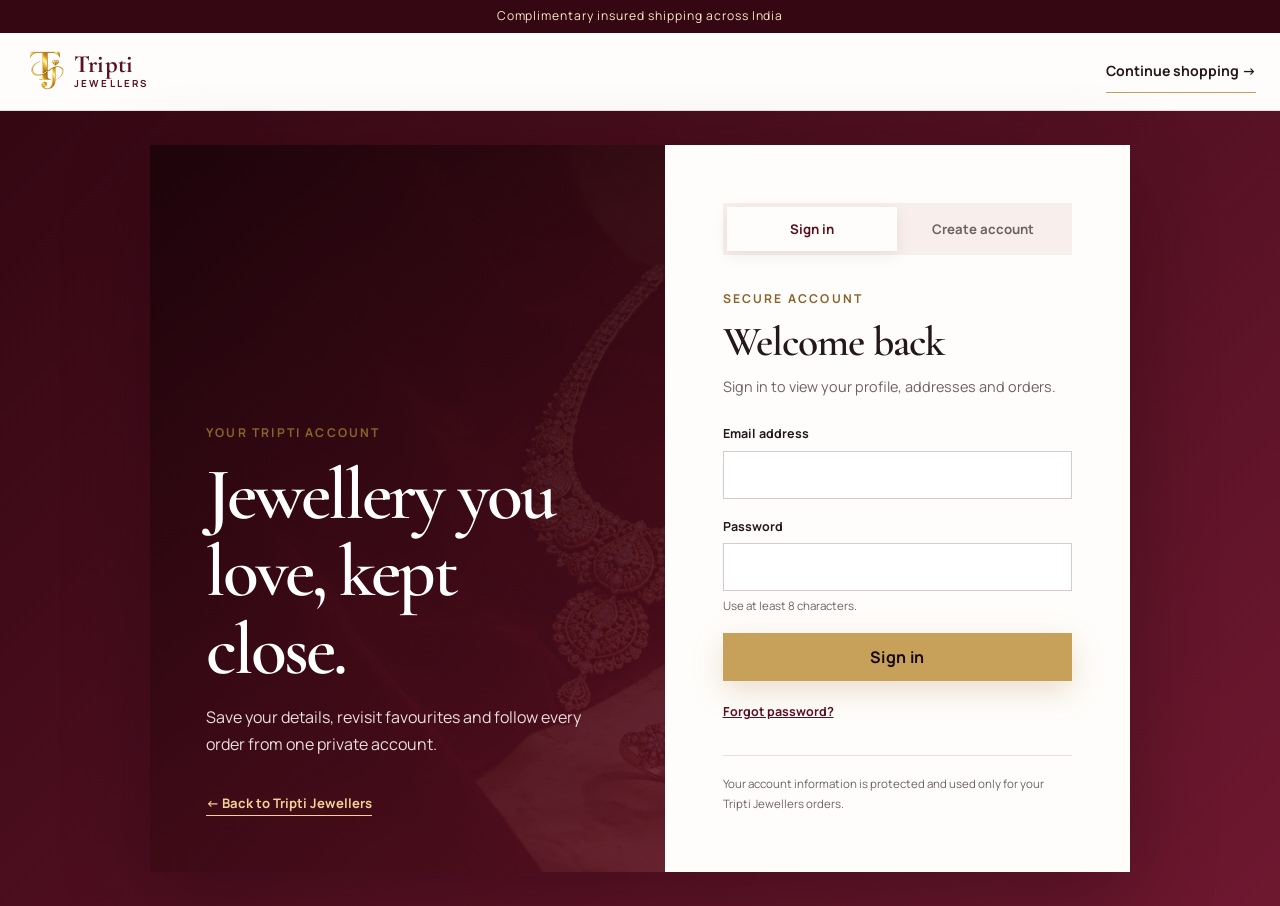
<file: login.html>
<!doctype html>
<html lang="en-IN">
<head>
  <meta charset="UTF-8"><meta name="viewport" content="width=device-width, initial-scale=1.0">
  <title>Login or Create Account | Tripti Jewellers</title>
  <meta name="description" content="Sign in or create your Tripti Jewellers account to save addresses and view orders.">
  <link rel="preconnect" href="https://fonts.googleapis.com"><link rel="preconnect" href="https://fonts.gstatic.com" crossorigin><link href="https://fonts.googleapis.com/css2?family=Cormorant+Garamond:wght@500;600;700&family=Manrope:wght@400;500;600;700&display=swap" rel="stylesheet"><link rel="stylesheet" href="css/style.css">
</head>
<body data-page="login">
  <a class="skip-link" href="#main-content">Skip to content</a><div class="offer-bar">Complimentary insured shipping across India</div>
  <header class="account-header"><div class="container"><a class="brand" href="index.html" aria-label="Tripti Jewellers home"><span class="brand-mark brand-mark-image"><img src="images/tripti-tj-monogram-transparent.png" alt=""></span><span class="brand-type"><strong>Tripti</strong><small>Jewellers</small></span></a><a class="text-link" href="shop.html">Continue shopping →</a></div></header>
  <main id="main-content" class="auth-main">
    <section class="auth-shell" aria-labelledby="auth-title">
      <div class="auth-brand-panel"><p class="eyebrow">Your Tripti account</p><h1>Jewellery you love, kept close.</h1><p>Save your details, revisit favourites and follow every order from one private account.</p><a href="index.html">← Back to Tripti Jewellers</a></div>
      <div class="auth-form-panel">
        <div class="auth-mode-switcher" role="tablist" aria-label="Account access"><button class="is-active" type="button" role="tab" aria-selected="true" data-auth-mode="signin">Sign in</button><button type="button" role="tab" aria-selected="false" data-auth-mode="signup">Create account</button></div>
        <p class="eyebrow">Secure account</p><h2 id="auth-title">Welcome back</h2><p id="auth-intro">Sign in to view your profile, addresses and orders.</p>
        <div id="auth-message" class="form-message" role="status" hidden></div>
        <form id="auth-form">
          <div id="auth-name-field" hidden><label for="auth-name">Full name</label><input id="auth-name" name="full_name" type="text" autocomplete="name"></div>
          <div id="auth-email-field"><label for="auth-email">Email address</label><input id="auth-email" name="email" type="email" autocomplete="email" required></div>
          <div id="auth-password-field"><label for="auth-password">Password</label><input id="auth-password" name="password" type="password" minlength="8" autocomplete="current-password" required><small>Use at least 8 characters.</small></div>
          <button id="auth-submit" class="button button-gold button-full" type="submit">Sign in</button>
          <button id="forgot-password" class="auth-text-button" type="button">Forgot password?</button>
        </form>
        <p class="auth-privacy">Your account information is protected and used only for your Tripti Jewellers orders.</p>
      </div>
    </section>
  </main>
  <div class="toast" role="status" aria-live="polite"></div><script src="js/supabase-client.js"></script><script src="js/auth.js"></script>
</body>
</html>
</file>
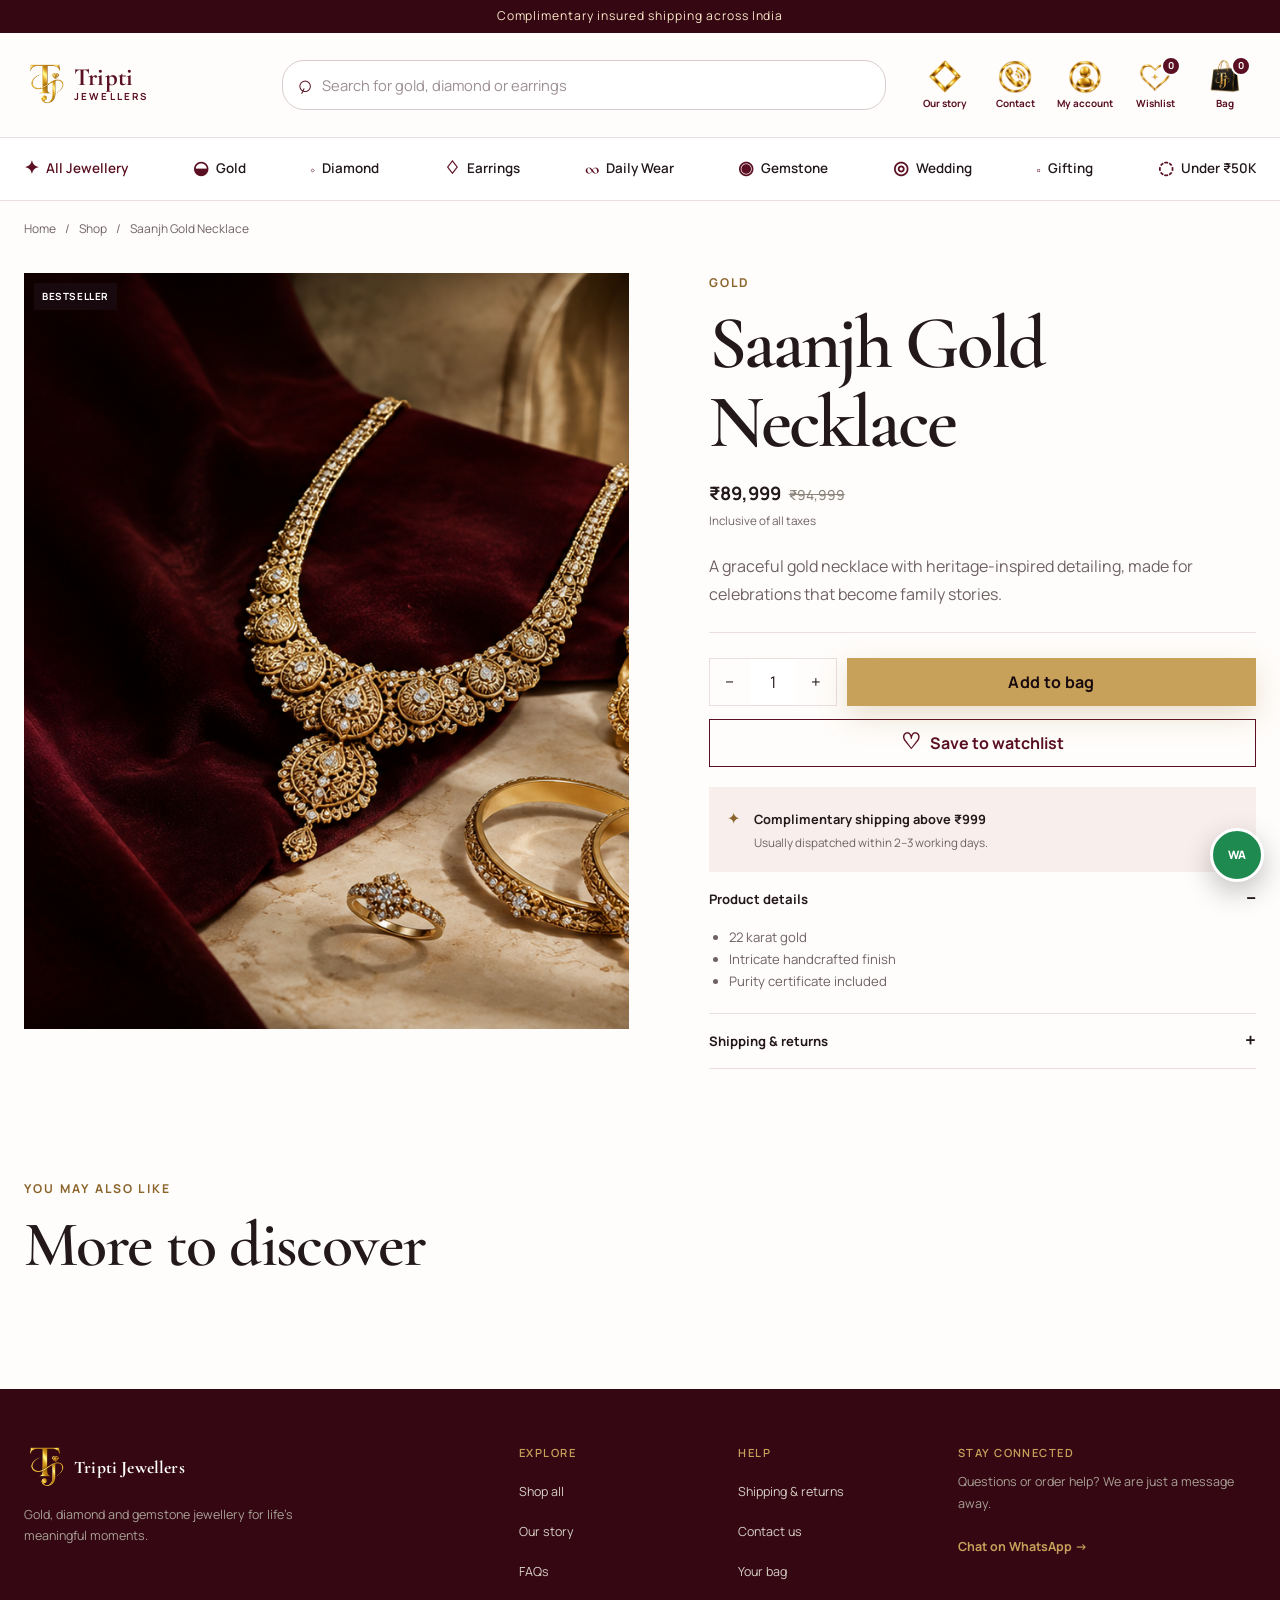
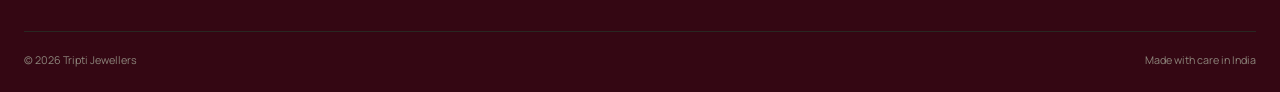
<file: product.html>
<!doctype html>
<html lang="en-IN">
<head>
  <meta charset="UTF-8">
  <meta name="viewport" content="width=device-width, initial-scale=1.0">
  <title>Product Details | Tripti Jewellers</title>
  <meta name="description" content="View product details, price, care information and ordering options at Tripti Jewellers.">
  <meta property="og:title" content="Product Details | Tripti Jewellers">
  <meta property="og:description" content="Discover a thoughtfully chosen product from Tripti Jewellers.">
  <meta property="og:type" content="product">
  <meta property="og:url" content="https://tripti-jewellers.rosy-mochi-9272.chatgpt.site/product.html">
  <meta property="og:image" content="https://tripti-jewellers.rosy-mochi-9272.chatgpt.site/images/social-preview.svg">
  <link rel="preconnect" href="https://fonts.googleapis.com"><link rel="preconnect" href="https://fonts.gstatic.com" crossorigin>
  <link href="https://fonts.googleapis.com/css2?family=Cormorant+Garamond:wght@500;600;700&family=Manrope:wght@400;500;600;700&display=swap" rel="stylesheet"><link rel="stylesheet" href="css/style.css">
</head>
<body data-page="product">
  <a class="skip-link" href="#main-content">Skip to content</a><div class="offer-bar">Complimentary insured shipping across India</div>
  <header class="site-header">
    <div class="container header-inner">
      <button class="menu-toggle" type="button" aria-label="Open jewellery menu" aria-expanded="false" aria-controls="main-nav">
        <span></span><span></span><span></span>
      </button>
      <a class="brand" href="index.html" aria-label="Tripti Jewellers home"><span class="brand-mark brand-mark-image"><img src="images/tripti-tj-monogram-transparent.png" alt=""></span><span class="brand-type"><strong>Tripti</strong><small>Jewellers</small></span></a>
      <form class="site-search" action="shop.html" role="search">
        <label class="sr-only" for="site-search-home">Search jewellery</label>
        <span aria-hidden="true">⌕</span>
        <input id="site-search-home" name="search" type="search" placeholder="Search for gold, diamond or earrings">
      </form>
      <nav class="header-actions" aria-label="Quick links">
        <a href="about.html" class="header-action header-action-story"><img class="header-story-icon" src="images/tripti-our-story.png" alt=""><span>Our story</span></a>
        <a href="contact.html" class="header-action"><img class="header-contact-icon" src="images/tripti-contact-phone.png" alt=""><span>Contact</span></a>
        <a class="account-link" href="login.html" aria-label="Login or view account" data-account-link><span class="account-icon account-icon-image" aria-hidden="true"><img src="images/tripti-account-user.png" alt=""></span><span class="header-action-label" data-account-text>My account</span></a>
        <a class="wishlist-link" href="watchlist.html" aria-label="View wishlist"><span class="wishlist-icon-image" aria-hidden="true"><img src="images/tripti-watchlist-heart.png" alt=""></span><span class="header-action-label">Wishlist</span><span class="wishlist-count" aria-live="polite">0</span></a>
        <a class="cart-link" href="cart.html" aria-label="View shopping bag"><span class="cart-icon-image" aria-hidden="true"><img src="images/tripti-shopping-bag-icon.png" alt=""></span><span class="header-action-label">Bag</span><span class="cart-count" aria-live="polite">0</span></a>
      </nav>
    </div>
    <nav class="category-nav" aria-label="Jewellery categories">
      <div class="container category-nav-inner">
        <a href="shop.html"><span>✦</span>All Jewellery</a>
        <a href="shop.html?category=Gold"><span>◒</span>Gold</a>
        <a href="shop.html?category=Diamond"><span>◇</span>Diamond</a>
        <a href="shop.html?category=Earrings"><span>♢</span>Earrings</a>
        <a href="shop.html?category=Daily%20Wear"><span>∞</span>Daily Wear</a>
        <a href="shop.html?category=Gemstone"><span>◉</span>Gemstone</a>
        <a href="shop.html?category=Wedding"><span>◎</span>Wedding</a>
        <a href="shop.html?category=Gifting"><span>□</span>Gifting</a>
        <a href="shop.html?category=Under%2050K"><span>◌</span>Under ₹50K</a>
      </div>
    </nav>
  </header>
  <div class="menu-backdrop" data-menu-close hidden></div>
  <aside class="mobile-menu" id="main-nav" aria-label="Jewellery menu" aria-hidden="true">
    <div class="mobile-menu-head"><a class="brand" href="index.html" aria-label="Tripti Jewellers home"><span class="brand-mark brand-mark-image"><img src="images/tripti-tj-monogram-transparent.png" alt=""></span><span class="brand-type"><strong>Tripti</strong><small>Jewellers</small></span></a><button class="menu-close" type="button" data-menu-close aria-label="Close jewellery menu">×</button></div>
    <div class="mobile-menu-offer"><span>✦</span><div><strong>Complimentary insured shipping</strong><small>on every jewellery order</small></div><a href="shop.html">Shop now</a></div>
    <nav class="mobile-menu-links" aria-label="Shop categories">
      <a href="shop.html"><span>✦</span>All Jewellery<b>›</b></a><a href="shop.html?category=Gold"><span>◒</span>Gold<b>›</b></a><a href="shop.html?category=Diamond"><span>◇</span>Diamond<b>›</b></a><a href="shop.html?category=Earrings"><span>♢</span>Earrings<b>›</b></a><a href="shop.html?category=Daily%20Wear"><span>∞</span>Daily Wear<b>›</b></a><a href="shop.html?category=Gemstone"><span>◉</span>Gemstone<b>›</b></a><a href="shop.html?category=Wedding"><span>◎</span>Wedding<b>›</b></a><a href="shop.html?category=Gifting"><span>□</span>Gifting<b>›</b></a><a href="shop.html?category=Under%2050K"><span>◌</span>Under ₹50K<b>›</b></a>
    </nav>
    <div class="mobile-menu-pages"><a href="about.html">Our story</a><a href="contact.html">Contact & stores</a><a href="login.html" data-account-menu-link><span data-account-menu-text>Login</span></a></div>
  </aside>
  <main id="main-content"><div class="container"><nav class="breadcrumbs" aria-label="Breadcrumb"><a href="index.html">Home</a><span>/</span><a href="shop.html">Shop</a><span>/</span><span id="breadcrumb-product">Product</span></nav><div id="product-detail"></div><section class="related-section" aria-labelledby="related-title"><div class="section-heading"><p class="eyebrow">You may also like</p><h2 id="related-title">More to discover</h2></div><div class="product-grid" id="related-products"></div></section></div></main>
  <footer class="site-footer"><div class="container footer-grid">
    <div><a class="brand brand-footer" href="index.html" aria-label="Tripti Jewellers home"><span class="brand-mark brand-mark-image"><img src="images/tripti-tj-monogram-transparent.png" alt=""></span><span>Tripti Jewellers</span></a><p>Gold, diamond and gemstone jewellery for life's meaningful moments.</p></div>
    <div><h2>Explore</h2><a href="shop.html">Shop all</a><a href="about.html">Our story</a><a href="contact.html#faq">FAQs</a></div>
    <div><h2>Help</h2><a href="contact.html#shipping">Shipping & returns</a><a href="contact.html">Contact us</a><a href="cart.html">Your bag</a></div>
    <div><h2>Stay connected</h2><p>Questions or order help? We are just a message away.</p><a class="footer-whatsapp" data-whatsapp-link href="#">Chat on WhatsApp →</a></div>
  </div><div class="container footer-bottom"><span>© <span data-current-year></span> Tripti Jewellers</span><span>Made with care in India</span></div></footer>
  <a class="whatsapp-float" data-whatsapp-link href="#" target="_blank" rel="noopener" aria-label="Chat with Tripti Jewellers on WhatsApp"><span>WA</span></a><div class="toast" role="status" aria-live="polite"></div>
  <script src="js/supabase-client.js"></script><script src="js/products.js"></script><script src="js/main.js"></script>
</body>
</html>
</file>
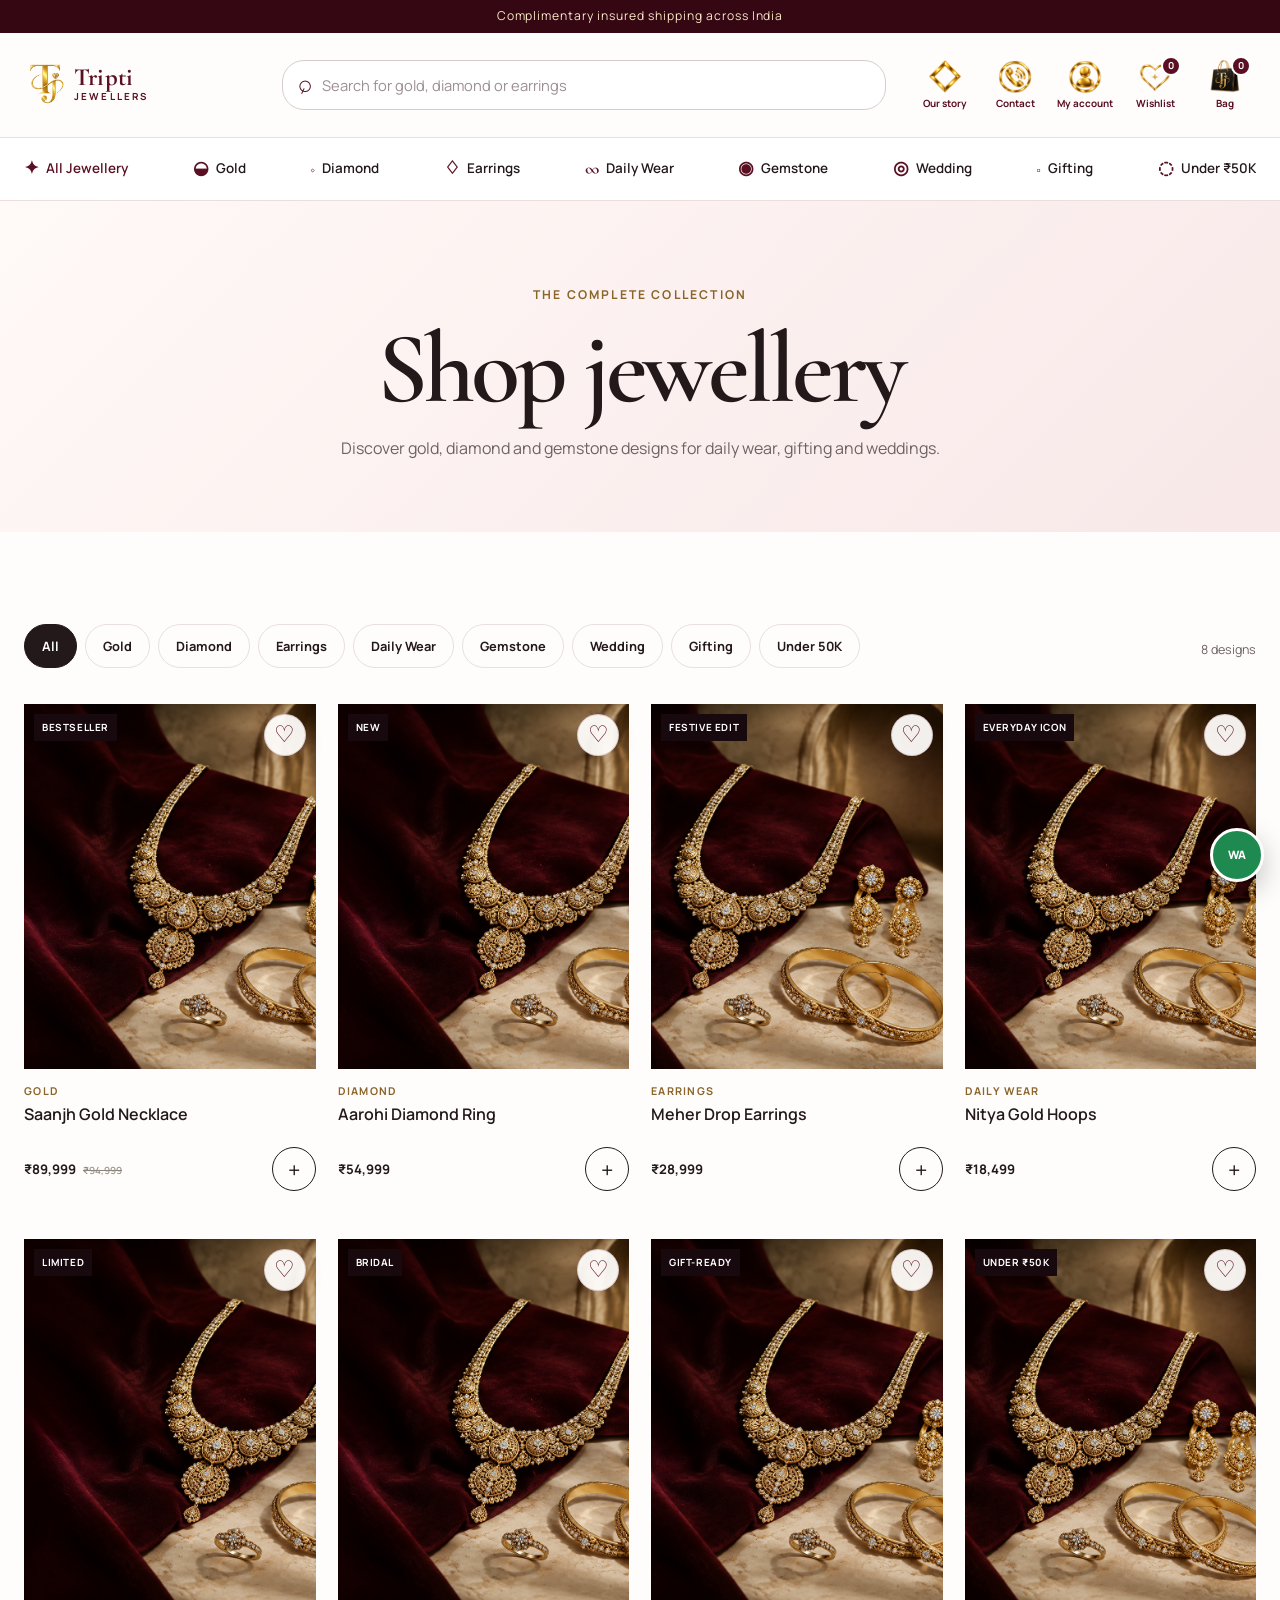
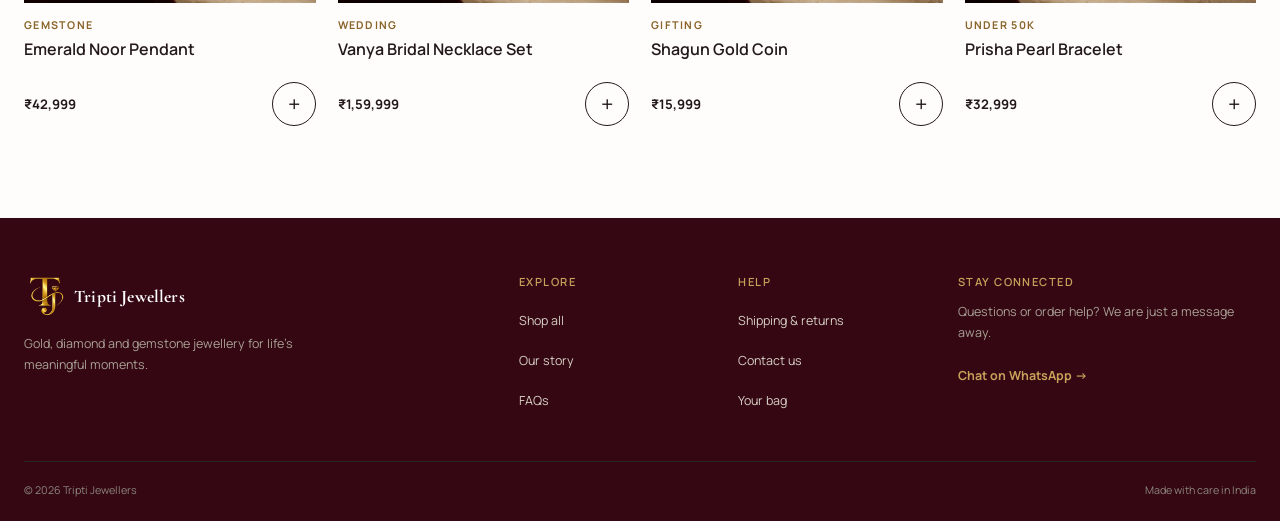
<file: shop.html>
<!doctype html>
<html lang="en-IN">
<head>
  <meta charset="UTF-8">
  <meta name="viewport" content="width=device-width, initial-scale=1.0">
  <title>Shop All Products | Tripti Jewellers</title>
  <meta name="description" content="Shop gold, diamond, gemstone, wedding and everyday jewellery from Tripti Jewellers, with prices in Indian Rupees.">
  <meta property="og:title" content="Shop the Collection | Tripti Jewellers">
  <meta property="og:description" content="Explore timeless gold, diamond and wedding jewellery from Tripti Jewellers.">
  <meta property="og:type" content="website">
  <meta property="og:url" content="https://tripti-jewellers.rosy-mochi-9272.chatgpt.site/shop.html">
  <meta property="og:image" content="https://tripti-jewellers.rosy-mochi-9272.chatgpt.site/images/social-preview.svg">
  <link rel="preconnect" href="https://fonts.googleapis.com"><link rel="preconnect" href="https://fonts.gstatic.com" crossorigin>
  <link href="https://fonts.googleapis.com/css2?family=Cormorant+Garamond:wght@500;600;700&family=Manrope:wght@400;500;600;700&display=swap" rel="stylesheet">
  <link rel="stylesheet" href="css/style.css">
</head>
<body data-page="shop">
  <a class="skip-link" href="#main-content">Skip to content</a><div class="offer-bar">Complimentary insured shipping across India</div>
  <header class="site-header">
    <div class="container header-inner">
      <button class="menu-toggle" type="button" aria-label="Open jewellery menu" aria-expanded="false" aria-controls="main-nav">
        <span></span><span></span><span></span>
      </button>
      <a class="brand" href="index.html" aria-label="Tripti Jewellers home"><span class="brand-mark brand-mark-image"><img src="images/tripti-tj-monogram-transparent.png" alt=""></span><span class="brand-type"><strong>Tripti</strong><small>Jewellers</small></span></a>
      <form class="site-search" action="shop.html" role="search">
        <label class="sr-only" for="site-search-home">Search jewellery</label>
        <span aria-hidden="true">⌕</span>
        <input id="site-search-home" name="search" type="search" placeholder="Search for gold, diamond or earrings">
      </form>
      <nav class="header-actions" aria-label="Quick links">
        <a href="about.html" class="header-action header-action-story"><img class="header-story-icon" src="images/tripti-our-story.png" alt=""><span>Our story</span></a>
        <a href="contact.html" class="header-action"><img class="header-contact-icon" src="images/tripti-contact-phone.png" alt=""><span>Contact</span></a>
        <a class="account-link" href="login.html" aria-label="Login or view account" data-account-link><span class="account-icon account-icon-image" aria-hidden="true"><img src="images/tripti-account-user.png" alt=""></span><span class="header-action-label" data-account-text>My account</span></a>
        <a class="wishlist-link" href="watchlist.html" aria-label="View wishlist"><span class="wishlist-icon-image" aria-hidden="true"><img src="images/tripti-watchlist-heart.png" alt=""></span><span class="header-action-label">Wishlist</span><span class="wishlist-count" aria-live="polite">0</span></a>
        <a class="cart-link" href="cart.html" aria-label="View shopping bag"><span class="cart-icon-image" aria-hidden="true"><img src="images/tripti-shopping-bag-icon.png" alt=""></span><span class="header-action-label">Bag</span><span class="cart-count" aria-live="polite">0</span></a>
      </nav>
    </div>
    <nav class="category-nav" aria-label="Jewellery categories">
      <div class="container category-nav-inner">
        <a href="shop.html"><span>✦</span>All Jewellery</a>
        <a href="shop.html?category=Gold"><span>◒</span>Gold</a>
        <a href="shop.html?category=Diamond"><span>◇</span>Diamond</a>
        <a href="shop.html?category=Earrings"><span>♢</span>Earrings</a>
        <a href="shop.html?category=Daily%20Wear"><span>∞</span>Daily Wear</a>
        <a href="shop.html?category=Gemstone"><span>◉</span>Gemstone</a>
        <a href="shop.html?category=Wedding"><span>◎</span>Wedding</a>
        <a href="shop.html?category=Gifting"><span>□</span>Gifting</a>
        <a href="shop.html?category=Under%2050K"><span>◌</span>Under ₹50K</a>
      </div>
    </nav>
  </header>
  <div class="menu-backdrop" data-menu-close hidden></div>
  <aside class="mobile-menu" id="main-nav" aria-label="Jewellery menu" aria-hidden="true">
    <div class="mobile-menu-head"><a class="brand" href="index.html" aria-label="Tripti Jewellers home"><span class="brand-mark brand-mark-image"><img src="images/tripti-tj-monogram-transparent.png" alt=""></span><span class="brand-type"><strong>Tripti</strong><small>Jewellers</small></span></a><button class="menu-close" type="button" data-menu-close aria-label="Close jewellery menu">×</button></div>
    <div class="mobile-menu-offer"><span>✦</span><div><strong>Complimentary insured shipping</strong><small>on every jewellery order</small></div><a href="shop.html">Shop now</a></div>
    <nav class="mobile-menu-links" aria-label="Shop categories">
      <a href="shop.html"><span>✦</span>All Jewellery<b>›</b></a><a href="shop.html?category=Gold"><span>◒</span>Gold<b>›</b></a><a href="shop.html?category=Diamond"><span>◇</span>Diamond<b>›</b></a><a href="shop.html?category=Earrings"><span>♢</span>Earrings<b>›</b></a><a href="shop.html?category=Daily%20Wear"><span>∞</span>Daily Wear<b>›</b></a><a href="shop.html?category=Gemstone"><span>◉</span>Gemstone<b>›</b></a><a href="shop.html?category=Wedding"><span>◎</span>Wedding<b>›</b></a><a href="shop.html?category=Gifting"><span>□</span>Gifting<b>›</b></a><a href="shop.html?category=Under%2050K"><span>◌</span>Under ₹50K<b>›</b></a>
    </nav>
    <div class="mobile-menu-pages"><a href="about.html">Our story</a><a href="contact.html">Contact & stores</a><a href="login.html" data-account-menu-link><span data-account-menu-text>Login</span></a></div>
  </aside>
  <main id="main-content">
    <section class="page-hero"><div class="container"><p class="eyebrow">The complete collection</p><h1>Shop jewellery</h1><p>Discover gold, diamond and gemstone designs for daily wear, gifting and weddings.</p></div></section>
    <section class="section shop-section"><div class="container">
      <div class="shop-toolbar"><div class="filter-scroll" id="category-filters" aria-label="Filter products by category"></div><p id="product-count" aria-live="polite"></p></div>
      <div class="product-grid" id="shop-products"></div>
      <div class="empty-state" id="shop-empty" hidden><h2>No jewellery found</h2><p>Try another category or search term.</p></div>
    </div></section>
  </main>
  <footer class="site-footer"><div class="container footer-grid">
    <div><a class="brand brand-footer" href="index.html" aria-label="Tripti Jewellers home"><span class="brand-mark brand-mark-image"><img src="images/tripti-tj-monogram-transparent.png" alt=""></span><span>Tripti Jewellers</span></a><p>Gold, diamond and gemstone jewellery for life’s meaningful moments.</p></div>
    <div><h2>Explore</h2><a href="shop.html">Shop all</a><a href="about.html">Our story</a><a href="contact.html#faq">FAQs</a></div>
    <div><h2>Help</h2><a href="contact.html#shipping">Shipping & returns</a><a href="contact.html">Contact us</a><a href="cart.html">Your bag</a></div>
    <div><h2>Stay connected</h2><p>Questions or order help? We are just a message away.</p><a class="footer-whatsapp" data-whatsapp-link href="#">Chat on WhatsApp →</a></div>
  </div><div class="container footer-bottom"><span>© <span data-current-year></span> Tripti Jewellers</span><span>Made with care in India</span></div></footer>
  <a class="whatsapp-float" data-whatsapp-link href="#" target="_blank" rel="noopener" aria-label="Chat with Tripti Jewellers on WhatsApp"><span>WA</span></a><div class="toast" role="status" aria-live="polite"></div>
  <script src="js/supabase-client.js"></script><script src="js/products.js"></script><script src="js/main.js"></script>
</body>
</html>
</file>
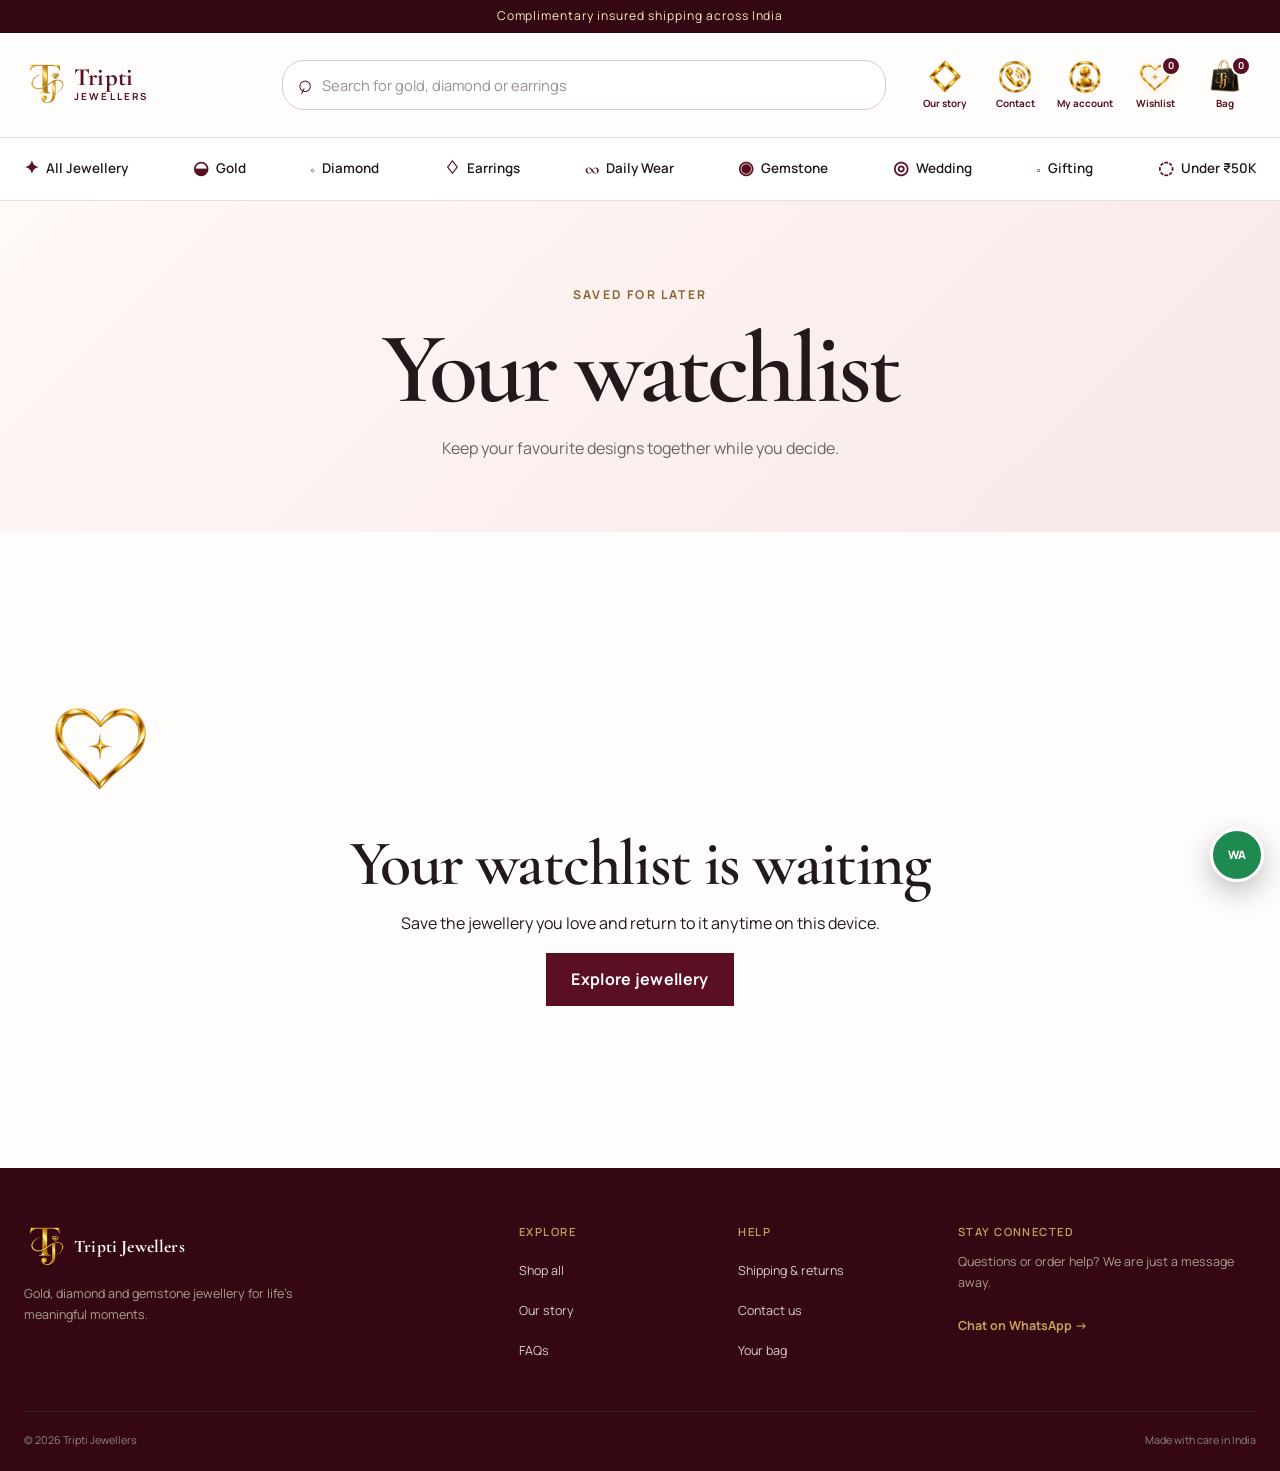
<file: watchlist.html>
<!doctype html>
<html lang="en-IN">
<head>
  <meta charset="UTF-8"><meta name="viewport" content="width=device-width, initial-scale=1.0">
  <title>Your Watchlist | Tripti Jewellers</title>
  <meta name="description" content="View and manage jewellery saved to your Tripti Jewellers watchlist.">
  <meta property="og:title" content="Your Watchlist | Tripti Jewellers"><meta property="og:description" content="Keep your favourite Tripti Jewellers designs together in one place."><meta property="og:type" content="website"><meta property="og:url" content="https://triptijewllers.vercel.app/watchlist.html"><meta property="og:image" content="https://triptijewllers.vercel.app/images/social-preview.svg">
  <link rel="preconnect" href="https://fonts.googleapis.com"><link rel="preconnect" href="https://fonts.gstatic.com" crossorigin><link href="https://fonts.googleapis.com/css2?family=Cormorant+Garamond:wght@500;600;700&family=Manrope:wght@400;500;600;700&display=swap" rel="stylesheet"><link rel="stylesheet" href="css/style.css">
</head>
<body data-page="watchlist">
  <a class="skip-link" href="#main-content">Skip to content</a><div class="offer-bar">Complimentary insured shipping across India</div>
  <header class="site-header">
    <div class="container header-inner">
      <button class="menu-toggle" type="button" aria-label="Open jewellery menu" aria-expanded="false" aria-controls="main-nav"><span></span><span></span><span></span></button>
      <a class="brand" href="index.html" aria-label="Tripti Jewellers home"><span class="brand-mark brand-mark-image"><img src="images/tripti-tj-monogram-transparent.png" alt=""></span><span class="brand-type"><strong>Tripti</strong><small>Jewellers</small></span></a>
      <form class="site-search" action="shop.html" role="search"><label class="sr-only" for="site-search-watchlist">Search jewellery</label><span aria-hidden="true">⌕</span><input id="site-search-watchlist" name="search" type="search" placeholder="Search for gold, diamond or earrings"></form>
      <nav class="header-actions" aria-label="Quick links">
        <a href="about.html" class="header-action header-action-story"><img class="header-story-icon" src="images/tripti-our-story.png" alt=""><span>Our story</span></a>
        <a href="contact.html" class="header-action"><img class="header-contact-icon" src="images/tripti-contact-phone.png" alt=""><span>Contact</span></a>
        <a class="account-link" href="login.html" aria-label="Login or view account" data-account-link><span class="account-icon account-icon-image" aria-hidden="true"><img src="images/tripti-account-user.png" alt=""></span><span class="header-action-label" data-account-text>My account</span></a>
        <a class="wishlist-link" href="watchlist.html" aria-label="View wishlist" aria-current="page"><span class="wishlist-icon-image" aria-hidden="true"><img src="images/tripti-watchlist-heart.png" alt=""></span><span class="header-action-label">Wishlist</span><span class="wishlist-count" aria-live="polite">0</span></a>
        <a class="cart-link" href="cart.html" aria-label="View shopping bag"><span class="cart-icon-image" aria-hidden="true"><img src="images/tripti-shopping-bag-icon.png" alt=""></span><span class="header-action-label">Bag</span><span class="cart-count" aria-live="polite">0</span></a>
      </nav>
    </div>
    <nav class="category-nav" aria-label="Jewellery categories"><div class="container category-nav-inner"><a href="shop.html"><span>✦</span>All Jewellery</a><a href="shop.html?category=Gold"><span>◒</span>Gold</a><a href="shop.html?category=Diamond"><span>◇</span>Diamond</a><a href="shop.html?category=Earrings"><span>♢</span>Earrings</a><a href="shop.html?category=Daily%20Wear"><span>∞</span>Daily Wear</a><a href="shop.html?category=Gemstone"><span>◉</span>Gemstone</a><a href="shop.html?category=Wedding"><span>◎</span>Wedding</a><a href="shop.html?category=Gifting"><span>□</span>Gifting</a><a href="shop.html?category=Under%2050K"><span>◌</span>Under ₹50K</a></div></nav>
  </header>
  <div class="menu-backdrop" data-menu-close hidden></div>
  <aside class="mobile-menu" id="main-nav" aria-label="Jewellery menu" aria-hidden="true">
    <div class="mobile-menu-head"><a class="brand" href="index.html" aria-label="Tripti Jewellers home"><span class="brand-mark brand-mark-image"><img src="images/tripti-tj-monogram-transparent.png" alt=""></span><span class="brand-type"><strong>Tripti</strong><small>Jewellers</small></span></a><button class="menu-close" type="button" data-menu-close aria-label="Close jewellery menu">×</button></div>
    <div class="mobile-menu-offer"><span>✦</span><div><strong>Complimentary insured shipping</strong><small>on every jewellery order</small></div><a href="shop.html">Shop now</a></div>
    <nav class="mobile-menu-links" aria-label="Shop categories"><a href="shop.html"><span>✦</span>All Jewellery<b>›</b></a><a href="shop.html?category=Gold"><span>◒</span>Gold<b>›</b></a><a href="shop.html?category=Diamond"><span>◇</span>Diamond<b>›</b></a><a href="shop.html?category=Earrings"><span>♢</span>Earrings<b>›</b></a><a href="shop.html?category=Daily%20Wear"><span>∞</span>Daily Wear<b>›</b></a><a href="shop.html?category=Gemstone"><span>◉</span>Gemstone<b>›</b></a><a href="shop.html?category=Wedding"><span>◎</span>Wedding<b>›</b></a><a href="shop.html?category=Gifting"><span>□</span>Gifting<b>›</b></a><a href="shop.html?category=Under%2050K"><span>◌</span>Under ₹50K<b>›</b></a></nav>
    <div class="mobile-menu-pages"><a href="about.html">Our story</a><a href="contact.html">Contact & stores</a><a href="login.html" data-account-menu-link><span data-account-menu-text>Login</span></a></div>
  </aside>
  <main id="main-content">
    <section class="page-hero page-hero-compact"><div class="container"><p class="eyebrow">Saved for later</p><h1>Your watchlist</h1><p>Keep your favourite designs together while you decide.</p></div></section>
    <section class="section wishlist-section"><div class="container">
      <div id="wishlist-empty" class="empty-state"><p class="empty-symbol"><img src="images/tripti-watchlist-heart.png" alt=""></p><h2>Your watchlist is waiting</h2><p>Save the jewellery you love and return to it anytime on this device.</p><a class="button button-dark" href="shop.html">Explore jewellery</a></div>
      <div id="wishlist-content" hidden><div class="wishlist-toolbar"><p id="wishlist-summary">0 saved designs</p><a class="text-link" href="shop.html">Continue shopping <span aria-hidden="true">→</span></a></div><div id="wishlist-products" class="product-grid wishlist-grid"></div></div>
    </div></section>
  </main>
  <footer class="site-footer"><div class="container footer-grid"><div><a class="brand brand-footer" href="index.html" aria-label="Tripti Jewellers home"><span class="brand-mark brand-mark-image"><img src="images/tripti-tj-monogram-transparent.png" alt=""></span><span>Tripti Jewellers</span></a><p>Gold, diamond and gemstone jewellery for life's meaningful moments.</p></div><div><h2>Explore</h2><a href="shop.html">Shop all</a><a href="about.html">Our story</a><a href="contact.html#faq">FAQs</a></div><div><h2>Help</h2><a href="contact.html#shipping">Shipping & returns</a><a href="contact.html">Contact us</a><a href="cart.html">Your bag</a></div><div><h2>Stay connected</h2><p>Questions or order help? We are just a message away.</p><a class="footer-whatsapp" data-whatsapp-link href="#">Chat on WhatsApp →</a></div></div><div class="container footer-bottom"><span>© <span data-current-year></span> Tripti Jewellers</span><span>Made with care in India</span></div></footer>
  <a class="whatsapp-float" data-whatsapp-link href="#" target="_blank" rel="noopener" aria-label="Chat with Tripti Jewellers on WhatsApp"><span>WA</span></a><div class="toast" role="status" aria-live="polite"></div><script src="js/supabase-client.js"></script><script src="js/products.js"></script><script src="js/main.js"></script>
</body>
</html>
</file>
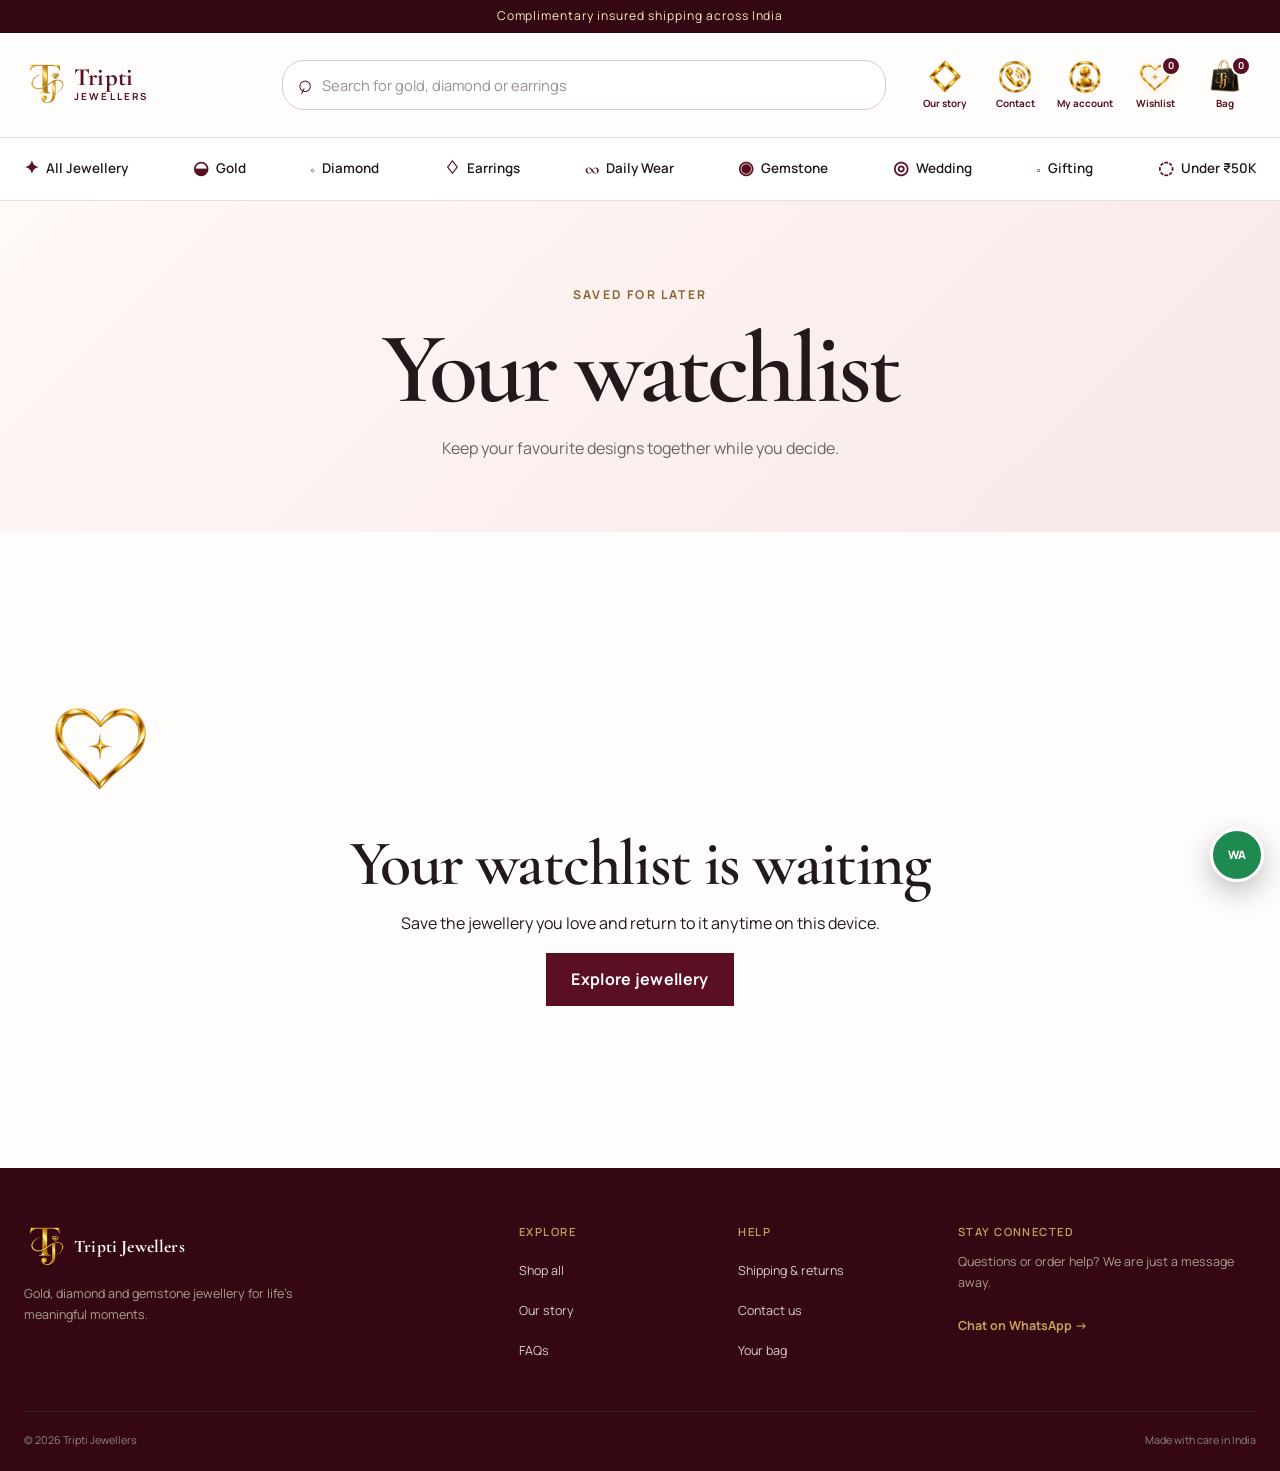
<file: wishlist.html>
<!doctype html>
<html lang="en-IN">
<head>
  <meta charset="UTF-8"><meta name="viewport" content="width=device-width, initial-scale=1.0">
  <meta http-equiv="refresh" content="0; url=watchlist.html">
  <link rel="canonical" href="https://triptijewllers.vercel.app/watchlist.html">
  <script>window.location.replace("watchlist.html");</script>
  <title>Your Wishlist | Tripti Jewellers</title>
  <meta name="description" content="View and manage jewellery saved to your Tripti Jewellers wishlist.">
  <meta property="og:title" content="Your Wishlist | Tripti Jewellers"><meta property="og:description" content="Keep your favourite Tripti Jewellers designs together in one place."><meta property="og:type" content="website"><meta property="og:url" content="https://triptijewllers.vercel.app/wishlist.html"><meta property="og:image" content="https://triptijewllers.vercel.app/images/social-preview.svg">
  <link rel="preconnect" href="https://fonts.googleapis.com"><link rel="preconnect" href="https://fonts.gstatic.com" crossorigin><link href="https://fonts.googleapis.com/css2?family=Cormorant+Garamond:wght@500;600;700&family=Manrope:wght@400;500;600;700&display=swap" rel="stylesheet"><link rel="stylesheet" href="css/style.css">
</head>
<body data-page="wishlist">
  <a class="skip-link" href="#main-content">Skip to content</a><div class="offer-bar">Complimentary insured shipping across India</div>
  <header class="site-header">
    <div class="container header-inner">
      <button class="menu-toggle" type="button" aria-label="Open jewellery menu" aria-expanded="false" aria-controls="main-nav"><span></span><span></span><span></span></button>
      <a class="brand" href="index.html" aria-label="Tripti Jewellers home"><span class="brand-mark brand-mark-image"><img src="images/tripti-tj-monogram-transparent.png" alt=""></span><span class="brand-type"><strong>Tripti</strong><small>Jewellers</small></span></a>
      <form class="site-search" action="shop.html" role="search"><label class="sr-only" for="site-search-wishlist">Search jewellery</label><span aria-hidden="true">⌕</span><input id="site-search-wishlist" name="search" type="search" placeholder="Search for gold, diamond or earrings"></form>
      <nav class="header-actions" aria-label="Quick links">
        <a href="about.html" class="header-action header-action-story"><img class="header-story-icon" src="images/tripti-our-story.png" alt=""><span>Our story</span></a>
        <a href="contact.html" class="header-action"><img class="header-contact-icon" src="images/tripti-contact-phone.png" alt=""><span>Contact</span></a>
        <a class="wishlist-link" href="wishlist.html" aria-label="View wishlist" aria-current="page"><span class="wishlist-icon-image" aria-hidden="true"><img src="images/tripti-wishlist-heart.png" alt=""></span><span class="header-action-label">Wishlist</span><span class="wishlist-count" aria-live="polite">0</span></a>
        <a class="cart-link" href="cart.html" aria-label="View shopping bag"><span class="cart-icon-image" aria-hidden="true"><img src="images/tripti-shopping-bag-icon.png" alt=""></span><span class="cart-count" aria-live="polite">0</span></a>
      </nav>
    </div>
    <nav class="category-nav" aria-label="Jewellery categories"><div class="container category-nav-inner"><a href="shop.html"><span>✦</span>All Jewellery</a><a href="shop.html?category=Gold"><span>◒</span>Gold</a><a href="shop.html?category=Diamond"><span>◇</span>Diamond</a><a href="shop.html?category=Earrings"><span>♢</span>Earrings</a><a href="shop.html?category=Daily%20Wear"><span>∞</span>Daily Wear</a><a href="shop.html?category=Gemstone"><span>◉</span>Gemstone</a><a href="shop.html?category=Wedding"><span>◎</span>Wedding</a><a href="shop.html?category=Gifting"><span>□</span>Gifting</a><a href="shop.html?category=Under%2050K"><span>◌</span>Under ₹50K</a></div></nav>
  </header>
  <div class="menu-backdrop" data-menu-close hidden></div>
  <aside class="mobile-menu" id="main-nav" aria-label="Jewellery menu" aria-hidden="true">
    <div class="mobile-menu-head"><a class="brand" href="index.html" aria-label="Tripti Jewellers home"><span class="brand-mark brand-mark-image"><img src="images/tripti-tj-monogram-transparent.png" alt=""></span><span class="brand-type"><strong>Tripti</strong><small>Jewellers</small></span></a><button class="menu-close" type="button" data-menu-close aria-label="Close jewellery menu">×</button></div>
    <div class="mobile-menu-offer"><span>✦</span><div><strong>Complimentary insured shipping</strong><small>on every jewellery order</small></div><a href="shop.html">Shop now</a></div>
    <nav class="mobile-menu-links" aria-label="Shop categories"><a href="shop.html"><span>✦</span>All Jewellery<b>›</b></a><a href="shop.html?category=Gold"><span>◒</span>Gold<b>›</b></a><a href="shop.html?category=Diamond"><span>◇</span>Diamond<b>›</b></a><a href="shop.html?category=Earrings"><span>♢</span>Earrings<b>›</b></a><a href="shop.html?category=Daily%20Wear"><span>∞</span>Daily Wear<b>›</b></a><a href="shop.html?category=Gemstone"><span>◉</span>Gemstone<b>›</b></a><a href="shop.html?category=Wedding"><span>◎</span>Wedding<b>›</b></a><a href="shop.html?category=Gifting"><span>□</span>Gifting<b>›</b></a><a href="shop.html?category=Under%2050K"><span>◌</span>Under ₹50K<b>›</b></a></nav>
    <div class="mobile-menu-pages"><a href="about.html">Our story</a><a href="contact.html">Contact & stores</a></div>
  </aside>
  <main id="main-content">
    <section class="page-hero page-hero-compact"><div class="container"><p class="eyebrow">Saved for later</p><h1>Your wishlist</h1><p>Keep your favourite designs together while you decide.</p></div></section>
    <section class="section wishlist-section"><div class="container">
      <div id="wishlist-empty" class="empty-state"><p class="empty-symbol">♡</p><h2>Your wishlist is waiting</h2><p>Save the jewellery you love and return to it anytime on this device.</p><a class="button button-dark" href="shop.html">Explore jewellery</a></div>
      <div id="wishlist-content" hidden><div class="wishlist-toolbar"><p id="wishlist-summary">0 saved designs</p><a class="text-link" href="shop.html">Continue shopping <span aria-hidden="true">→</span></a></div><div id="wishlist-products" class="product-grid wishlist-grid"></div></div>
    </div></section>
  </main>
  <footer class="site-footer"><div class="container footer-grid"><div><a class="brand brand-footer" href="index.html" aria-label="Tripti Jewellers home"><span class="brand-mark brand-mark-image"><img src="images/tripti-tj-monogram-transparent.png" alt=""></span><span>Tripti Jewellers</span></a><p>Gold, diamond and gemstone jewellery for life's meaningful moments.</p></div><div><h2>Explore</h2><a href="shop.html">Shop all</a><a href="about.html">Our story</a><a href="contact.html#faq">FAQs</a></div><div><h2>Help</h2><a href="contact.html#shipping">Shipping & returns</a><a href="contact.html">Contact us</a><a href="cart.html">Your bag</a></div><div><h2>Stay connected</h2><p>Questions or order help? We are just a message away.</p><a class="footer-whatsapp" data-whatsapp-link href="#">Chat on WhatsApp →</a></div></div><div class="container footer-bottom"><span>© <span data-current-year></span> Tripti Jewellers</span><span>Made with care in India</span></div></footer>
  <a class="whatsapp-float" data-whatsapp-link href="#" target="_blank" rel="noopener" aria-label="Chat with Tripti Jewellers on WhatsApp"><span>WA</span></a><div class="toast" role="status" aria-live="polite"></div><script src="js/products.js"></script><script src="js/main.js"></script>
</body>
</html>
</file>
<file: css/style.css>
/* ================================================================
   TRIPTI JEWELLERS — MASTER STYLESHEET
   Mobile-first: base styles target small screens; larger layouts
   are added in the media queries near the end of this file.
   ================================================================ */

:root {
  --ink: #23191b;
  --black: #17090d;
  --cream: #f8eeec;
  --paper: #fffdfb;
  --gold: #c7a15a;
  --gold-dark: #8a642a;
  --burgundy: #5a1022;
  --burgundy-dark: #340713;
  --blush: #f8e8e8;
  --muted: #6f6264;
  --line: #eadedf;
  --white: #ffffff;
  --success: #1f8a50;
  --display: "Cormorant Garamond", Georgia, serif;
  --body: "Manrope", Arial, sans-serif;
  --shadow: 0 18px 50px rgba(27, 20, 10, 0.10);
  --container: 1240px;
}

* { box-sizing: border-box; }
[hidden] { display: none !important; }
html { scroll-behavior: smooth; }
body { margin: 0; background: var(--paper); color: var(--ink); font-family: var(--body); font-size: 1rem; line-height: 1.7; -webkit-font-smoothing: antialiased; }
body, button, input, textarea, select { font-family: var(--body); }
img { display: block; width: 100%; max-width: 100%; }
a { color: inherit; text-decoration: none; }
button, input, textarea, select { font-size: 1rem; }
button, a { -webkit-tap-highlight-color: transparent; }
button { color: inherit; }
h1, h2, h3, p { margin-top: 0; }
h1, h2, h3 { font-family: var(--display); line-height: 1.05; font-weight: 600; }
h1 { font-size: clamp(2.8rem, 11vw, 6.3rem); letter-spacing: -0.04em; }
h2 { font-size: clamp(2.1rem, 7vw, 4rem); letter-spacing: -0.025em; }
h3 { font-size: 1.45rem; }
.container { width: min(100% - 32px, var(--container)); margin-inline: auto; }
.section { padding: 74px 0; }
.section-cream { background: var(--cream); }
.skip-link { position: fixed; z-index: 999; top: 10px; left: 10px; padding: 12px 16px; background: var(--white); transform: translateY(-150%); transition: transform .2s; }
.skip-link:focus { transform: translateY(0); }
.eyebrow { margin-bottom: 12px; color: var(--gold-dark); font-size: .76rem; font-weight: 700; letter-spacing: .18em; text-transform: uppercase; }
.eyebrow-light { color: #e7c988; }
.section-heading { margin-bottom: 32px; }
.section-heading h2 { margin-bottom: 0; }
.section-note { max-width: 320px; margin: 16px 0 0; color: var(--muted); }
.centered-heading { text-align: center; }

/* Header */
.offer-bar { min-height: 34px; display: grid; place-items: center; padding: 6px 16px; background: var(--black); color: #f5e9cf; font-size: .72rem; letter-spacing: .06em; text-align: center; }
.site-header { position: sticky; z-index: 50; top: 0; background: rgba(255, 253, 249, .96); border-bottom: 1px solid rgba(221, 211, 195, .8); backdrop-filter: blur(14px); }
.header-inner { min-height: 68px; display: grid; grid-template-columns: 48px 1fr auto; align-items: center; gap: 10px; }
.brand { grid-column: 2; grid-row: 1; display: inline-flex; align-items: center; gap: 9px; justify-self: center; font-family: var(--display); font-size: 1.14rem; font-weight: 700; letter-spacing: .01em; white-space: nowrap; }
.brand-mark { width: 32px; height: 32px; display: inline-grid; place-items: center; flex: 0 0 auto; color: var(--gold); border: 1px solid var(--gold); border-radius: 50%; font-family: var(--display); font-size: 1.3rem; }
.menu-toggle { grid-column: 1; grid-row: 1; width: 44px; height: 44px; display: grid; align-content: center; gap: 5px; padding: 10px; background: transparent; border: 0; cursor: pointer; }
.menu-toggle span { width: 23px; height: 1px; display: block; background: var(--ink); transition: transform .25s, opacity .25s; }
.menu-toggle.is-open span:nth-child(1) { transform: translateY(6px) rotate(45deg); }
.menu-toggle.is-open span:nth-child(2) { opacity: 0; }
.menu-toggle.is-open span:nth-child(3) { transform: translateY(-6px) rotate(-45deg); }
.main-nav { position: absolute; top: 100%; left: 0; right: 0; display: none; padding: 12px 16px 20px; background: var(--paper); border-bottom: 1px solid var(--line); box-shadow: var(--shadow); }
.main-nav.is-open { display: grid; }
.main-nav a { min-height: 48px; display: flex; align-items: center; padding: 8px 0; border-bottom: 1px solid var(--line); font-size: .92rem; font-weight: 600; }
.main-nav a[aria-current="page"] { color: var(--gold-dark); }
.cart-link { grid-column: 3; grid-row: 1; min-height: 44px; display: inline-flex; align-items: center; gap: 7px; padding: 0 5px; font-size: .78rem; font-weight: 700; text-transform: uppercase; letter-spacing: .08em; }
.cart-count { min-width: 25px; height: 25px; display: grid; place-items: center; background: var(--ink); color: var(--white); border-radius: 50%; font-size: .7rem; }

/* Buttons and links */
.button { min-height: 48px; display: inline-flex; align-items: center; justify-content: center; padding: 12px 24px; border: 1px solid transparent; border-radius: 0; font-weight: 700; letter-spacing: .02em; cursor: pointer; transition: transform .2s, background-color .2s, color .2s, box-shadow .2s; }
.button:hover { transform: translateY(-2px); }
.button-gold { background: var(--gold); color: var(--black); box-shadow: 0 10px 30px rgba(154, 112, 43, .22); }
.button-gold:hover { background: #d5b36f; }
.button-dark { background: var(--ink); color: var(--white); }
.button-dark:hover { background: var(--gold-dark); }
.button-outline { background: transparent; color: var(--burgundy); border-color: rgba(90, 16, 34, .3); }
.button-outline:hover { background: var(--blush); }
.button-full { width: 100%; }
.text-link { min-height: 44px; display: inline-flex; align-items: center; gap: 8px; color: var(--ink); font-size: .88rem; font-weight: 700; border-bottom: 1px solid var(--gold); }
.text-link span { transition: transform .2s; }
.text-link:hover span { transform: translateX(4px); }
.text-link-light { color: var(--white); }

/* Home hero */
.hero { overflow: hidden; background: var(--cream); }
.hero-grid { padding-top: 58px; padding-bottom: 36px; }
.hero-copy h1 { max-width: 780px; margin-bottom: 20px; }
.hero-text { max-width: 610px; margin-bottom: 28px; color: var(--muted); font-size: 1.02rem; }
.hero-actions { display: flex; flex-direction: column; align-items: flex-start; gap: 14px; }
.hero-trust { display: flex; flex-wrap: wrap; gap: 8px 22px; margin: 30px 0; color: var(--muted); font-size: .8rem; font-weight: 600; }
.hero-trust span::before { content: "✦"; margin-right: 7px; color: var(--gold-dark); }
.hero-visual { display: grid; grid-template-columns: 1.25fr 1fr; grid-template-rows: 1fr 1fr; gap: 8px; min-height: 360px; margin-top: 20px; }
.hero-tile { position: relative; overflow: hidden; min-height: 176px; background: #e9dfce; }
.hero-tile-large { grid-row: span 2; }
.hero-tile img { height: 100%; object-fit: cover; transition: transform .6s ease; }
.hero-tile:hover img { transform: scale(1.025); }
.hero-tile > span { position: absolute; bottom: 10px; left: 10px; padding: 6px 10px; background: rgba(12, 10, 7, .82); color: var(--white); font-family: var(--display); font-size: 1.08rem; }

/* Categories */
.category-grid { display: grid; gap: 1px; background: var(--line); border: 1px solid var(--line); }
.category-card { position: relative; isolation: isolate; min-height: 230px; overflow: hidden; display: flex; flex-direction: column; justify-content: flex-end; padding: 24px; background: var(--burgundy-dark); color: var(--white); transition: color .25s; }
.category-card::after { content: ""; position: absolute; z-index: -1; inset: 0; background: linear-gradient(180deg, rgba(27, 4, 10, .06) 20%, rgba(27, 4, 10, .86) 100%); transition: background .25s; }
.category-card > img { position: absolute; z-index: -2; inset: 0; width: 100%; height: 100%; object-fit: cover; transition: transform .4s ease; }
.category-card:hover::after { background: linear-gradient(180deg, rgba(27, 4, 10, .02) 14%, rgba(27, 4, 10, .76) 100%); }
.category-card:hover > img { transform: scale(1.045); }
.category-card > span { margin-bottom: auto; color: #f0cf86; font-size: .72rem; font-weight: 700; }
.category-card strong { color: var(--white); font-family: var(--display); font-size: 2rem; line-height: 1; text-shadow: 0 2px 14px rgba(0, 0, 0, .35); }
.category-card small { margin-top: 9px; color: #f2e7d7; font-size: .78rem; }
.category-card:hover small { color: var(--white); }

/* Product cards */
.product-grid { display: grid; grid-template-columns: repeat(2, minmax(0, 1fr)); gap: 28px 10px; }
.product-card { position: relative; min-width: 0; }
.product-image-wrap { position: relative; display: block; overflow: hidden; aspect-ratio: 4 / 5; background: #ece2d1; }
.product-image-wrap img { height: 100%; object-fit: cover; transition: transform .5s ease, filter .5s ease; }
.product-card:hover .product-image-wrap img { transform: scale(1.025); filter: contrast(1.03); }
.product-badge { position: absolute; top: 10px; left: 10px; padding: 5px 8px; background: var(--black); color: var(--white); font-size: .62rem; font-weight: 700; letter-spacing: .06em; text-transform: uppercase; }
.stock-badge { position: absolute; right: 10px; bottom: 10px; padding: 5px 8px; background: rgba(255,255,255,.92); color: var(--burgundy); font-size: .62rem; font-weight: 800; text-transform: uppercase; }
.product-card-body { padding-top: 13px; }
.product-category { margin-bottom: 4px; color: var(--gold-dark); font-size: .67rem; font-weight: 700; letter-spacing: .12em; text-transform: uppercase; }
.product-card h3 { min-height: 2.2em; margin-bottom: 8px; font-family: var(--body); font-size: .9rem; font-weight: 600; line-height: 1.35; }
.product-card h3 a:hover { color: var(--gold-dark); }
.product-card-footer { display: flex; align-items: center; justify-content: space-between; gap: 8px; }
.product-price { margin: 0; font-size: .82rem; font-weight: 700; }
.old-price { margin-left: 4px; color: #8b847b; font-size: .75em; font-weight: 500; text-decoration: line-through; }
.quick-add { width: 44px; height: 44px; flex: 0 0 auto; background: transparent; border: 1px solid var(--ink); border-radius: 50%; font-size: 1.35rem; cursor: pointer; transition: background .2s, color .2s, transform .2s; }
.quick-add:hover { background: var(--ink); color: var(--white); transform: rotate(90deg); }
.quick-add:disabled, .button:disabled { opacity: .55; cursor: not-allowed; transform: none; }
.wishlist-toggle { position: absolute; z-index: 3; top: 10px; right: 10px; width: 42px; height: 42px; display: grid; place-items: center; padding: 0; background: rgba(255, 253, 251, .94); color: var(--burgundy); border: 1px solid rgba(90, 16, 34, .18); border-radius: 50%; box-shadow: 0 6px 20px rgba(35, 25, 27, .12); font-family: var(--display); font-size: 1.45rem; line-height: 1; cursor: pointer; transition: transform .2s, background-color .2s, color .2s; }
.wishlist-toggle:hover { transform: translateY(-2px); }
.wishlist-toggle.is-saved { background: var(--burgundy); color: var(--white); }

/* Story and benefits */
.story-banner { padding: 70px 0; background: var(--black); color: var(--white); }
.managed-home-banner { min-height: 360px; display: grid; align-items: center; padding: 64px 0; background: linear-gradient(135deg, var(--burgundy-dark), var(--burgundy)); background-position: center; background-size: cover; color: var(--white); }
.managed-home-banner h2 { max-width: 700px; margin-bottom: 14px; }
.managed-home-banner p:not(.eyebrow) { max-width: 620px; color: #eadde0; }
.story-grid { display: grid; gap: 30px; }
.story-number { color: var(--gold); font-family: var(--display); font-size: 7rem; line-height: .8; }
.story-grid h2 { margin-bottom: 0; }
.story-grid p { color: #d8cfbf; }
.benefit-grid { display: grid; gap: 14px; }
.benefit-card { padding: 30px 24px; border: 1px solid var(--line); text-align: center; }
.benefit-icon { width: 48px; height: 48px; display: grid; place-items: center; margin: 0 auto 22px; color: var(--gold-dark); border: 1px solid var(--gold); border-radius: 50%; font-size: 1.2rem; }
.benefit-card h3 { margin-bottom: 9px; }
.benefit-card p { margin-bottom: 0; color: var(--muted); font-size: .88rem; }

/* Shared inside pages */
.page-hero { padding: 62px 0 52px; background: var(--cream); text-align: center; }
.page-hero h1 { margin-bottom: 12px; }
.page-hero p:last-child { max-width: 600px; margin: 0 auto; color: var(--muted); }
.page-hero-compact { padding-block: 44px 34px; }
.breadcrumbs { min-height: 58px; display: flex; align-items: center; gap: 9px; overflow: hidden; color: var(--muted); font-size: .75rem; white-space: nowrap; }
.breadcrumbs span:last-child { overflow: hidden; text-overflow: ellipsis; }
.empty-state { padding: 70px 20px; text-align: center; }
.empty-state h1, .empty-state h2 { margin-bottom: 12px; }
.empty-symbol { margin-bottom: 24px; color: var(--gold); font-family: var(--display); font-size: 6rem; line-height: 1; }
.empty-symbol img { width: 112px; height: 112px; object-fit: contain; }

/* Shop */
.shop-section { min-height: 560px; }
.shop-toolbar { display: flex; flex-direction: column; gap: 14px; margin-bottom: 30px; }
.filter-scroll { display: flex; gap: 8px; overflow-x: auto; padding-bottom: 6px; scrollbar-width: none; }
.filter-scroll::-webkit-scrollbar { display: none; }
.filter-button { min-height: 44px; flex: 0 0 auto; padding: 8px 17px; background: transparent; border: 1px solid var(--line); border-radius: 99px; font-size: .8rem; font-weight: 700; cursor: pointer; }
.filter-button.is-active, .filter-button:hover { background: var(--ink); color: var(--white); border-color: var(--ink); }
#product-count { margin: 0; color: var(--muted); font-size: .78rem; }

/* Product detail */
.product-detail { display: grid; gap: 34px; padding: 14px 0 70px; }
.product-detail-image { position: relative; overflow: hidden; aspect-ratio: 4/5; background: var(--cream); }
.product-detail-image img { height: 100%; object-fit: cover; }
.product-info h1 { margin-bottom: 15px; font-size: clamp(2.6rem, 9vw, 4.7rem); }
.detail-price { margin-bottom: 2px; font-size: 1.15rem; font-weight: 700; }
.tax-note { margin-bottom: 22px; color: var(--muted); font-size: .73rem; }
.product-description { padding-bottom: 24px; border-bottom: 1px solid var(--line); color: var(--muted); }
.field-group { position: relative; margin: 24px 0; }
label { display: block; margin-bottom: 7px; font-size: .79rem; font-weight: 700; }
input, textarea, select { width: 100%; min-height: 48px; padding: 11px 13px; background: var(--white); color: var(--ink); border: 1px solid var(--line); border-radius: 0; outline: none; transition: border .2s, box-shadow .2s; }
textarea { resize: vertical; }
input:focus, textarea:focus, select:focus { border-color: var(--gold-dark); box-shadow: 0 0 0 3px rgba(199, 161, 90, .18); }
.field-group select { padding-right: 110px; }
.size-link { position: absolute; right: 12px; bottom: 12px; color: var(--gold-dark); font-size: .75rem; font-weight: 700; text-decoration: underline; }
.purchase-row { display: grid; grid-template-columns: 128px 1fr; gap: 10px; margin: 25px 0; }
.quantity-control { min-height: 48px; display: grid; grid-template-columns: 40px 46px 40px; border: 1px solid var(--line); }
.quantity-control button { min-height: 44px; background: transparent; border: 0; cursor: pointer; font-size: 1.05rem; }
.quantity-control input { min-height: 44px; padding: 0; border: 0; text-align: center; -moz-appearance: textfield; }
.quantity-control input::-webkit-inner-spin-button { appearance: none; }
.delivery-note { display: flex; gap: 14px; padding: 18px; background: var(--cream); }
.wishlist-detail-button { width: 100%; min-height: 48px; display: flex; align-items: center; justify-content: center; gap: 9px; margin: -12px 0 20px; padding: 10px 18px; background: transparent; color: var(--burgundy); border: 1px solid var(--burgundy); font-weight: 700; cursor: pointer; transition: background-color .2s, color .2s; }
.wishlist-detail-button span:first-child { font-family: var(--display); font-size: 1.35rem; line-height: 1; }
.wishlist-detail-button:hover, .wishlist-detail-button.is-saved { background: var(--burgundy); color: var(--white); }
.delivery-note > span { color: var(--gold-dark); }
.delivery-note strong { font-size: .8rem; }
.delivery-note p { margin: 2px 0 0; color: var(--muted); font-size: .73rem; }
.detail-accordion { border-bottom: 1px solid var(--line); }
.detail-accordion summary { min-height: 54px; display: flex; align-items: center; justify-content: space-between; font-size: .82rem; font-weight: 700; cursor: pointer; list-style: none; }
.detail-accordion summary::after { content: "+"; font-size: 1.2rem; }
.detail-accordion[open] summary::after { content: "−"; }
.detail-accordion ul, .detail-accordion p { margin: 0 0 20px; padding-left: 20px; color: var(--muted); font-size: .82rem; }
.detail-accordion p { padding-left: 0; }
.related-section { padding-bottom: 78px; }

/* Cart and checkout */
.cart-layout[hidden] { display: none; }
.cart-layout { display: grid; gap: 45px; }
.cart-item { position: relative; display: grid; grid-template-columns: 88px 1fr; gap: 15px; padding: 20px 0; border-bottom: 1px solid var(--line); }
.cart-item:first-child { padding-top: 0; }
.cart-item-image { aspect-ratio: 4/5; background: var(--cream); }
.cart-item-image img { height: 100%; object-fit: cover; }
.cart-item-info h2 { margin-bottom: 4px; font-family: var(--body); font-size: .9rem; line-height: 1.4; }
.cart-meta { margin-bottom: 4px; color: var(--muted); font-size: .73rem; }
.cart-item-price { margin-bottom: 12px; font-size: .8rem; font-weight: 700; }
.cart-item-actions { display: flex; flex-wrap: wrap; align-items: center; gap: 8px 12px; }
.cart-item-actions .quantity-control { min-height: 44px; grid-template-columns: 34px 38px 34px; }
.remove-button { min-height: 44px; padding: 6px 4px; background: transparent; border: 0; color: var(--muted); font-size: .73rem; text-decoration: underline; cursor: pointer; }
.cart-line-total { position: absolute; right: 0; top: 19px; display: none; font-weight: 700; }
.continue-link { margin-top: 22px; }
.order-panel { padding: 28px 20px; background: var(--cream); }
.order-panel h2 { font-size: 2rem; }
.summary-row { display: flex; justify-content: space-between; gap: 20px; padding: 11px 0; font-size: .84rem; }
.summary-total { margin-top: 8px; padding-top: 18px; border-top: 1px solid var(--line); font-size: 1rem; }
.checkout-block { margin-top: 30px; padding-top: 28px; border-top: 1px solid var(--line); }
.form-intro { color: var(--muted); font-size: .82rem; }
.checkout-block input, .checkout-block textarea { margin-bottom: 17px; }
.form-note { margin: 10px 0 0; color: var(--muted); font-size: .7rem; line-height: 1.5; }
.upi-panel { display: grid; grid-template-columns: 1fr 88px; gap: 20px; align-items: center; margin-top: 30px; padding-top: 28px; border-top: 1px solid var(--line); }
.upi-panel h2 { margin-bottom: 8px; }
.upi-panel p { margin-bottom: 4px; font-size: .77rem; }
.upi-panel img { width: 88px; height: 88px; }

/* Wishlist */
.wishlist-section { min-height: 540px; }
.wishlist-toolbar { display: flex; flex-wrap: wrap; align-items: center; justify-content: space-between; gap: 12px 24px; margin-bottom: 28px; }
.wishlist-toolbar p { margin: 0; color: var(--muted); font-size: .86rem; font-weight: 600; }

/* Customer login and account */
.account-header { min-height: 78px; display: grid; align-items: center; background: var(--paper); border-bottom: 1px solid var(--line); }
.account-header .container { display: flex; align-items: center; justify-content: space-between; gap: 20px; }
.account-header .brand { grid-column: auto; justify-self: auto; color: var(--burgundy); }
.account-header-links { display: flex; align-items: center; gap: 16px; font-size: .82rem; font-weight: 700; }
.auth-main { min-height: calc(100vh - 112px); display: grid; place-items: center; padding: 34px 16px; background: linear-gradient(135deg, var(--burgundy-dark), #6e1830); }
.auth-shell { width: min(100%, 980px); display: grid; overflow: hidden; background: var(--paper); box-shadow: 0 28px 80px rgba(24, 3, 9, .3); }
.auth-brand-panel { min-height: 280px; display: flex; flex-direction: column; justify-content: flex-end; padding: 34px 28px; background: linear-gradient(140deg, rgba(30, 4, 11, .96), rgba(90, 16, 34, .88)), url('../images/hero-jewellery.png') center/cover; color: var(--white); }
.auth-brand-panel h1 { max-width: 520px; margin-bottom: 16px; font-size: clamp(2.8rem, 10vw, 4.6rem); }
.auth-brand-panel > p:not(.eyebrow) { max-width: 520px; color: #eadde0; }
.auth-brand-panel > a { width: max-content; margin-top: 18px; color: #efd396; border-bottom: 1px solid currentColor; font-size: .82rem; font-weight: 700; }
.auth-form-panel { padding: 34px 24px; }
.auth-form-panel h2 { margin-bottom: 10px; font-size: 2.6rem; }
.auth-form-panel > p:not(.eyebrow) { margin-bottom: 24px; color: var(--muted); font-size: .9rem; }
.auth-mode-switcher { display: grid; grid-template-columns: 1fr 1fr; margin-bottom: 34px; padding: 4px; background: var(--cream); }
.auth-mode-switcher button { min-height: 44px; background: transparent; border: 0; color: var(--muted); font-size: .83rem; font-weight: 700; cursor: pointer; }
.auth-mode-switcher button.is-active { background: var(--paper); color: var(--burgundy); box-shadow: 0 4px 16px rgba(35, 25, 27, .08); }
.auth-form-panel label, .dashboard-card label, .admin-form label { display: block; margin: 0 0 6px; font-size: .78rem; font-weight: 700; }
.auth-form-panel input, .dashboard-card input, .dashboard-card textarea, .admin-form input, .admin-form textarea, .admin-form select, .admin-table select { width: 100%; min-height: 48px; margin-bottom: 17px; padding: 10px 12px; background: var(--white); border: 1px solid #d8c9cc; color: var(--ink); }
.auth-form-panel input:focus, .dashboard-card input:focus, .dashboard-card textarea:focus, .admin-form input:focus, .admin-form textarea:focus, .admin-form select:focus { outline: 2px solid rgba(199, 161, 90, .35); border-color: var(--gold-dark); }
.auth-form-panel small { display: block; margin: -12px 0 18px; color: var(--muted); font-size: .72rem; }
.auth-text-button { min-height: 44px; margin-top: 8px; padding: 6px 0; background: transparent; border: 0; color: var(--burgundy); font-size: .78rem; font-weight: 700; text-decoration: underline; cursor: pointer; }
.auth-privacy { margin: 22px 0 0 !important; padding-top: 18px; border-top: 1px solid var(--line); font-size: .72rem !important; }
.form-message, .dashboard-error, .admin-message { margin-bottom: 20px; padding: 12px 14px; background: #eef9f2; color: #17663b; border: 1px solid #bce3ca; font-size: .8rem; }
.form-message[data-type="error"], .admin-message[data-type="error"], .dashboard-error { background: #fff0f1; color: #8d1d2b; border-color: #ecc3c8; }
.dashboard-main { min-height: calc(100vh - 150px); padding: 38px 0 80px; background: #faf6f4; }
.dashboard-loading { min-height: 60vh; display: grid; place-items: center; align-content: center; gap: 14px; color: var(--muted); }
.dashboard-loading span { width: 38px; height: 38px; border: 3px solid var(--line); border-top-color: var(--burgundy); border-radius: 50%; animation: dashboard-spin .8s linear infinite; }
@keyframes dashboard-spin { to { transform: rotate(360deg); } }
.customer-dashboard { display: grid; gap: 32px; }
.dashboard-welcome { display: flex; flex-direction: column; gap: 24px; padding: 30px 24px; background: var(--burgundy-dark); color: var(--white); }
.dashboard-welcome h1 { margin-bottom: 8px; font-size: clamp(2.7rem, 9vw, 4.6rem); }
.dashboard-welcome p:last-child { margin: 0; color: #d9c9cd; }
.dashboard-welcome-actions { display: flex; flex-wrap: wrap; gap: 10px; align-items: center; }
.dashboard-welcome .button-outline { color: var(--white); border-color: rgba(255,255,255,.35); }
.dashboard-shortcuts { display: grid; grid-template-columns: repeat(2, minmax(0, 1fr)); gap: 1px; background: var(--line); border: 1px solid var(--line); }
.dashboard-shortcuts a { min-height: 138px; display: flex; flex-direction: column; padding: 20px; background: var(--paper); }
.dashboard-shortcuts span { color: var(--gold-dark); font-size: .7rem; font-weight: 700; }
.dashboard-shortcuts strong { margin-top: auto; font-family: var(--display); font-size: 1.5rem; }
.dashboard-shortcuts small { color: var(--muted); font-size: .72rem; }
.dashboard-section, .dashboard-card { padding: 26px 22px; background: var(--paper); border: 1px solid var(--line); }
.dashboard-section-heading { display: flex; flex-wrap: wrap; align-items: end; justify-content: space-between; gap: 12px; margin-bottom: 22px; }
.dashboard-section-heading h2, .dashboard-card h2 { margin-bottom: 0; font-size: 2.2rem; }
.order-history { display: grid; gap: 12px; }
.order-card { display: grid; gap: 13px; padding: 18px; background: #faf6f4; border-left: 3px solid var(--gold); }
.order-card h3 { margin: 0; font-family: var(--body); font-size: .9rem; }
.order-card ul { margin: 0; padding-left: 18px; color: var(--muted); font-size: .78rem; }
.status-badge { width: max-content; display: inline-flex; align-items: center; padding: 4px 9px; background: #f5e8c9; color: #735017; border-radius: 99px; font-size: .67rem; font-weight: 800; text-transform: capitalize; }
.status-confirmed, .status-processing { background: #e9eefb; color: #264c91; }
.status-shipped { background: #e7f2fa; color: #176182; }
.status-delivered { background: #e8f5ec; color: #17663b; }
.status-cancelled { background: #fbe9eb; color: #8d1d2b; }
.dashboard-two-column { display: grid; gap: 20px; }
.dashboard-card form { margin-top: 22px; }
.dashboard-card input[readonly] { background: #f4efee; color: var(--muted); }
.form-success { margin: 10px 0 0; color: var(--success); font-size: .78rem; font-weight: 700; }
.address-list { display: grid; gap: 10px; margin: 20px 0; }
.address-card { display: flex; justify-content: space-between; gap: 16px; padding: 16px; background: #faf6f4; }
.address-card h3 { margin-bottom: 7px; font-family: var(--body); font-size: .9rem; }
.address-card p { margin: 0; color: var(--muted); font-size: .75rem; }
.address-form-drawer { border-top: 1px solid var(--line); }
.address-form-drawer summary { min-height: 52px; display: flex; align-items: center; color: var(--burgundy); font-weight: 700; cursor: pointer; }
.form-row { display: grid; gap: 0 12px; }
.dashboard-muted, .dashboard-inline-error { color: var(--muted); font-size: .8rem; }
.dashboard-inline-error { color: #8d1d2b; }
.dashboard-footer { padding: 24px 0; background: var(--burgundy-dark); color: #d9c9cd; font-size: .74rem; }
.dashboard-footer .container { display: flex; justify-content: space-between; gap: 20px; }

/* Store administration */
.admin-body { background: #f5f1ef; }
.admin-app { min-height: 100vh; }
.admin-sidebar { padding: 18px 16px; background: var(--burgundy-dark); color: var(--white); }
.admin-sidebar .brand { grid-column: auto; justify-self: start; margin-bottom: 20px; }
.admin-sidebar nav { display: flex; gap: 8px; overflow-x: auto; padding-bottom: 6px; }
.admin-sidebar nav button { min-width: max-content; min-height: 46px; display: inline-flex; align-items: center; gap: 8px; padding: 8px 14px; background: transparent; color: #ddcbd0; border: 1px solid rgba(255,255,255,.14); font-size: .76rem; font-weight: 700; cursor: pointer; }
.admin-sidebar nav button.is-active { background: var(--gold); color: var(--burgundy-dark); border-color: var(--gold); }
.admin-profile { display: none; }
.admin-main { min-width: 0; padding: 24px 16px 60px; }
.admin-topbar { display: flex; align-items: center; justify-content: space-between; gap: 18px; margin-bottom: 26px; }
.admin-topbar h1 { margin: 0; font-size: clamp(2.7rem, 8vw, 4.4rem); }
.admin-panel { min-width: 0; }
.admin-stat-grid { display: grid; grid-template-columns: repeat(2, minmax(0, 1fr)); gap: 12px; }
.admin-stat-grid article { min-height: 126px; display: flex; flex-direction: column; justify-content: space-between; padding: 18px; background: var(--paper); border: 1px solid var(--line); }
.admin-stat-grid span { color: var(--muted); font-size: .73rem; font-weight: 700; }
.admin-stat-grid strong { color: var(--burgundy); font-family: var(--display); font-size: 2.5rem; line-height: 1; }
.admin-stat-grid .stat-wide { grid-column: 1 / -1; }
.admin-welcome-card { display: grid; gap: 22px; margin-top: 18px; padding: 26px; background: var(--paper); border-left: 4px solid var(--gold); }
.admin-welcome-card h2 { margin-bottom: 12px; font-size: 2.4rem; }
.admin-welcome-card p:not(.eyebrow) { color: var(--muted); }
.admin-welcome-card > div:last-child { display: flex; flex-wrap: wrap; gap: 10px; align-items: center; }
.admin-section-heading { margin-bottom: 20px; }
.admin-section-heading h2 { margin: 0; font-size: 2.7rem; }
.admin-editor-layout, .admin-content-grid { display: grid; gap: 18px; }
.admin-form { padding: 22px 18px; background: var(--paper); border: 1px solid var(--line); }
.admin-form h3 { margin-bottom: 22px; }
.admin-form textarea { resize: vertical; }
.admin-form input[type="file"] { padding: 9px; }
.checkbox-row { display: flex; flex-wrap: wrap; gap: 16px 24px; margin-bottom: 20px; }
.checkbox-row label, .checkbox-single { display: inline-flex !important; align-items: center; gap: 8px; font-size: .78rem; }
.checkbox-row input, .checkbox-single input { width: 18px; min-height: 18px; margin: 0; }
.form-actions { display: flex; flex-wrap: wrap; gap: 10px; }
.admin-table-wrap { overflow-x: auto; background: var(--paper); border: 1px solid var(--line); }
.admin-table { width: 100%; min-width: 720px; border-collapse: collapse; font-size: .76rem; }
.admin-table th, .admin-table td { padding: 13px 14px; border-bottom: 1px solid var(--line); text-align: left; vertical-align: middle; }
.admin-table th { background: #f5efed; color: var(--muted); font-size: .68rem; letter-spacing: .08em; text-transform: uppercase; }
.admin-table td > strong, .admin-table td > small { display: block; }
.admin-table td > small { color: var(--muted); }
.admin-table select { min-width: 130px; margin: 0; padding: 7px 9px; }
.admin-product-cell { min-width: 210px; display: flex; align-items: center; gap: 10px; }
.admin-product-cell img { width: 52px; height: 62px; object-fit: cover; background: var(--cream); }
.admin-product-cell strong, .admin-product-cell small, .table-old-price { display: block; }
.admin-product-cell small, .table-old-price { color: var(--muted); font-size: .68rem; }
.table-old-price { text-decoration: line-through; }
.table-actions { display: flex; flex-wrap: wrap; gap: 6px; }
.table-actions button { min-height: 36px; padding: 5px 10px; background: var(--cream); border: 1px solid var(--line); font-size: .7rem; font-weight: 700; cursor: pointer; }
.table-actions .danger-action { color: #9b2434; }
.inline-form { display: grid; grid-template-columns: 1fr auto; gap: 8px; }
.inline-form input { margin: 0; }
.admin-simple-list { display: grid; gap: 1px; margin: 20px 0 0; padding: 0; background: var(--line); list-style: none; }
.admin-simple-list li { min-height: 48px; display: flex; align-items: center; justify-content: space-between; gap: 12px; padding: 8px 12px; background: var(--paper); font-size: .8rem; }
.admin-simple-list button { width: 34px; height: 34px; background: transparent; border: 0; color: #9b2434; font-size: 1.2rem; cursor: pointer; }
.admin-banner-layout { margin-top: 18px; }
.banner-admin-list { display: grid; gap: 10px; align-content: start; }
.banner-admin-card { display: flex; justify-content: space-between; gap: 16px; padding: 18px; background: var(--paper); border: 1px solid var(--line); }
.banner-admin-card h3 { margin-bottom: 8px; }
.banner-admin-card p:not(.eyebrow) { margin: 0; color: var(--muted); font-size: .76rem; }
.admin-message { position: sticky; z-index: 5; top: 10px; }
.admin-denied { width: min(100% - 32px, 560px); min-height: 100vh; display: flex; flex-direction: column; align-items: flex-start; justify-content: center; margin: auto; }
.admin-denied .brand { grid-column: auto; justify-self: auto; margin-bottom: 36px; }
.admin-denied h1 { font-size: clamp(3rem, 10vw, 5rem); }

/* About */
.about-hero { padding: 76px 0; background: var(--black); color: var(--white); }
.about-hero-grid { display: grid; gap: 28px; }
.about-hero h1 { margin-bottom: 0; }
.about-hero-grid > p { align-self: end; margin: 0; color: #d8cfbf; }
.editorial-grid { display: grid; gap: 34px; }
.editorial-mark { color: var(--gold); font-family: var(--display); font-size: 9rem; line-height: .75; }
.editorial-grid article h2 { margin-bottom: 25px; }
.editorial-grid article > p:not(.eyebrow) { color: var(--muted); }
.value-grid { display: grid; gap: 12px; }
.value-grid article { padding: 30px 24px; background: var(--paper); border-top: 2px solid var(--gold); }
.value-grid span { color: var(--gold-dark); font-size: .72rem; font-weight: 700; }
.value-grid h3 { margin: 34px 0 8px; }
.value-grid p { margin: 0; color: var(--muted); font-size: .84rem; }
.about-cta { padding: 84px 0; background: var(--black); color: var(--white); text-align: center; }

/* Contact, shipping and FAQ */
.contact-grid { display: grid; gap: 42px; }
.contact-details > p:not(.eyebrow) { color: var(--muted); }
.contact-method { padding: 17px 0; border-top: 1px solid var(--line); }
.contact-method > span { display: block; color: var(--gold-dark); font-size: .7rem; font-weight: 700; letter-spacing: .12em; text-transform: uppercase; }
.contact-method a, .contact-method p { margin: 4px 0 0; font-size: .86rem; font-weight: 600; }
.contact-form { padding: 26px 20px; background: var(--cream); }
.contact-form input, .contact-form textarea { margin-bottom: 17px; }
.info-grid { display: grid; gap: 12px; }
.info-grid article { padding: 25px 22px; background: var(--paper); }
.info-grid h3 { margin-bottom: 10px; }
.info-grid p { margin: 0; color: var(--muted); font-size: .84rem; }
.faq-layout { display: grid; gap: 25px; }
.accordion details { border-top: 1px solid var(--line); }
.accordion details:last-child { border-bottom: 1px solid var(--line); }
.accordion summary { min-height: 62px; display: flex; align-items: center; justify-content: space-between; gap: 20px; list-style: none; font-size: .88rem; font-weight: 700; cursor: pointer; }
.accordion summary::after { content: "+"; font-size: 1.25rem; font-weight: 400; }
.accordion details[open] summary::after { content: "−"; }
.accordion details p { padding: 0 25px 20px 0; color: var(--muted); font-size: .82rem; }

/* Footer and floating WhatsApp button */
.site-footer { padding: 58px 0 22px; background: var(--black); color: var(--white); }
.footer-grid { display: grid; gap: 36px; }
.brand-footer { justify-self: start; margin-bottom: 15px; }
.footer-grid > div:first-child p, .footer-grid > div:last-child p { max-width: 290px; color: #a9a194; font-size: .78rem; }
.footer-grid h2 { margin-bottom: 13px; color: var(--gold); font-family: var(--body); font-size: .7rem; letter-spacing: .13em; text-transform: uppercase; }
.footer-grid > div:not(:first-child) > a { min-height: 40px; display: flex; align-items: center; color: #d7d0c4; font-size: .78rem; }
.footer-grid a:hover { color: var(--gold); }
.footer-whatsapp { color: var(--gold) !important; font-weight: 700; }
.footer-bottom { display: flex; flex-direction: column; gap: 5px; margin-top: 40px; padding-top: 19px; color: #8d867c; border-top: 1px solid #292722; font-size: .67rem; }
.whatsapp-float { position: fixed; z-index: 45; right: 16px; bottom: 18px; width: 54px; height: 54px; display: grid; place-items: center; background: var(--success); color: var(--white); border: 3px solid var(--white); border-radius: 50%; box-shadow: 0 10px 28px rgba(0, 0, 0, .24); font-size: .72rem; font-weight: 800; transition: transform .2s; }
.whatsapp-float:hover { transform: translateY(-3px) scale(1.04); }
.toast { position: fixed; z-index: 100; left: 50%; bottom: 85px; width: min(90%, 390px); padding: 13px 16px; background: var(--ink); color: var(--white); box-shadow: var(--shadow); font-size: .78rem; text-align: center; opacity: 0; pointer-events: none; transform: translate(-50%, 15px); transition: opacity .25s, transform .25s; }
.toast.is-visible { opacity: 1; transform: translate(-50%, 0); }

/* Tablet */
@media (min-width: 640px) {
  .container { width: min(100% - 48px, var(--container)); }
  .section { padding: 92px 0; }
  .hero-actions { flex-direction: row; align-items: center; gap: 24px; }
  .category-grid { grid-template-columns: repeat(2, 1fr); }
  .product-grid { gap: 38px 18px; }
  .product-card h3 { font-size: 1rem; }
  .benefit-grid, .value-grid, .info-grid { grid-template-columns: repeat(3, 1fr); }
  .shop-toolbar { flex-direction: row; align-items: center; justify-content: space-between; }
  .product-detail { grid-template-columns: minmax(0, 1.05fr) minmax(320px, .95fr); align-items: start; }
  .product-info { position: sticky; top: 100px; }
  .cart-item { grid-template-columns: 112px 1fr auto; }
  .cart-line-total { position: static; display: block; }
  .order-panel { padding: 36px; }
  .about-hero-grid, .editorial-grid, .contact-grid, .faq-layout { grid-template-columns: 1fr 1fr; }
  .contact-form { padding: 34px; }
  .footer-grid { grid-template-columns: 2fr 1fr 1fr; }
  .footer-grid > div:last-child { grid-column: 1 / -1; }
  .footer-bottom { flex-direction: row; justify-content: space-between; }
  .auth-form-panel { padding: 48px 42px; }
  .dashboard-welcome { flex-direction: row; align-items: center; justify-content: space-between; padding: 38px; }
  .dashboard-shortcuts { grid-template-columns: repeat(4, minmax(0, 1fr)); }
  .dashboard-two-column { grid-template-columns: repeat(2, minmax(0, 1fr)); }
  .form-row { grid-template-columns: repeat(2, minmax(0, 1fr)); }
  .order-card { grid-template-columns: 1fr auto; }
  .order-card ul { grid-column: 1; }
  .order-card > strong { grid-column: 2; grid-row: 2; align-self: end; }
  .admin-stat-grid { grid-template-columns: repeat(4, minmax(0, 1fr)); }
  .admin-stat-grid .stat-wide { grid-column: span 2; }
  .admin-welcome-card { grid-template-columns: 1fr auto; align-items: center; }
  .admin-content-grid { grid-template-columns: repeat(2, minmax(0, 1fr)); }
}

/* Desktop */
@media (min-width: 900px) {
  .header-inner { min-height: 78px; grid-template-columns: 1fr auto 1fr; }
  .brand { grid-column: 1; justify-self: start; font-size: 1.45rem; }
  .brand-mark { width: 36px; height: 36px; }
  .menu-toggle { display: none; }
  .main-nav { grid-column: 2; grid-row: 1; position: static; display: flex; align-items: center; justify-content: center; gap: 28px; padding: 0; background: transparent; border: 0; box-shadow: none; }
  .main-nav a { position: relative; min-height: 48px; padding: 0; border: 0; font-size: .8rem; }
  .main-nav a::after { content: ""; position: absolute; right: 0; bottom: 8px; left: 0; height: 1px; background: var(--gold); transform: scaleX(0); transition: transform .2s; }
  .main-nav a:hover::after, .main-nav a[aria-current="page"]::after { transform: scaleX(1); }
  .cart-link { justify-self: end; }
  .hero-grid { min-height: 680px; display: grid; grid-template-columns: .95fr 1.05fr; align-items: center; gap: 60px; padding-block: 56px; }
  .hero-copy h1 { font-size: clamp(4.8rem, 7vw, 6.7rem); }
  .hero-visual { min-height: 570px; margin-top: 0; gap: 12px; }
  .hero-tile { min-height: 279px; }
  .split-heading { display: flex; align-items: end; justify-content: space-between; gap: 30px; }
  .category-grid { grid-template-columns: repeat(4, 1fr); }
  .category-card { min-height: 230px; }
  .product-grid { grid-template-columns: repeat(4, minmax(0, 1fr)); gap: 48px 22px; }
  .story-grid { grid-template-columns: .45fr 1fr 1fr; align-items: center; gap: 65px; }
  .benefit-grid { gap: 22px; }
  .benefit-card { padding: 40px 30px; }
  .page-hero { padding: 84px 0 70px; }
  .product-detail { gap: 80px; padding-bottom: 110px; }
  .cart-layout { grid-template-columns: minmax(0, 1.4fr) minmax(360px, .75fr); align-items: start; gap: 70px; }
  .order-panel { position: sticky; top: 105px; }
  .about-hero { padding: 110px 0; }
  .about-hero-grid { grid-template-columns: 1.35fr .65fr; gap: 100px; }
  .editorial-grid { grid-template-columns: .7fr 1.3fr; gap: 90px; }
  .contact-grid { gap: 90px; }
  .faq-layout { grid-template-columns: .75fr 1.25fr; gap: 80px; }
  .footer-grid { grid-template-columns: 2fr .8fr .8fr 1.3fr; }
  .footer-grid > div:last-child { grid-column: auto; }
  .auth-shell { grid-template-columns: 1.05fr .95fr; }
  .auth-brand-panel { min-height: 650px; padding: 56px; }
  .auth-form-panel { display: flex; flex-direction: column; justify-content: center; padding: 58px; }
  .admin-app { display: grid; grid-template-columns: 250px minmax(0, 1fr); }
  .admin-sidebar { position: sticky; top: 0; height: 100vh; display: flex; flex-direction: column; padding: 28px 22px; }
  .admin-sidebar nav { display: grid; gap: 7px; overflow: visible; }
  .admin-sidebar nav button { width: 100%; justify-content: flex-start; border-color: transparent; }
  .admin-profile { display: grid; margin-top: auto; padding-top: 20px; border-top: 1px solid rgba(255,255,255,.15); }
  .admin-profile small { overflow: hidden; color: #baa9ad; font-size: .64rem; text-overflow: ellipsis; }
  .admin-profile button { width: max-content; margin-top: 8px; padding: 0; background: transparent; color: #efd396; border: 0; font-size: .72rem; font-weight: 700; cursor: pointer; }
  .admin-main { padding: 40px clamp(28px, 4vw, 64px) 80px; }
  .admin-editor-layout { grid-template-columns: minmax(340px, .62fr) minmax(560px, 1.38fr); align-items: start; }
  .admin-form { padding: 28px; }
}

@media (prefers-reduced-motion: reduce) {
  *, *::before, *::after { scroll-behavior: auto !important; transition-duration: .01ms !important; animation-duration: .01ms !important; }
}

/* Jewellery storefront header and hero */
.sr-only { position: absolute; width: 1px; height: 1px; padding: 0; margin: -1px; overflow: hidden; clip: rect(0, 0, 0, 0); white-space: nowrap; border: 0; }
.offer-bar { min-height: 30px; background: var(--burgundy-dark); color: #f9e8c7; font-size: .76rem; letter-spacing: .08em; }
.site-header { background: rgba(255, 253, 251, .98); border-bottom-color: var(--line); }
.header-inner { min-height: 116px; grid-template-columns: 44px 1fr auto; grid-template-rows: 56px 50px; gap: 0 10px; padding-block: 5px; }
.menu-toggle { grid-column: 1; grid-row: 1; color: var(--burgundy); }
.menu-toggle span { background: var(--burgundy); }
.brand { grid-column: 2; grid-row: 1; gap: 8px; color: var(--burgundy); font-size: 1rem; }
.brand-mark { width: 34px; height: 34px; border-color: var(--burgundy); color: var(--burgundy); font-size: 1.25rem; }
.brand-type { display: grid; line-height: .88; text-align: left; }
.brand-type strong { font-family: var(--display); font-size: 1.22rem; font-weight: 700; letter-spacing: .01em; }
.brand-type small { margin-top: 4px; font-family: var(--body); font-size: .57rem; font-weight: 700; letter-spacing: .22em; text-transform: uppercase; }
.brand-mark-image { overflow: visible; padding: 0; background: transparent; border: 0; border-radius: 0; }
.brand-mark-image img { width: 100%; height: 100%; object-fit: contain; object-position: center; }
.site-search { grid-column: 1 / -1; grid-row: 2; height: 44px; display: flex; align-items: center; gap: 10px; padding: 0 14px; border: 1px solid #d9cbcd; border-radius: 15px; background: var(--white); color: var(--burgundy); }
.site-search span { font-family: var(--display); font-size: 1.55rem; line-height: 1; transform: rotate(-20deg); }
.site-search input { width: 100%; min-width: 0; padding: 0; border: 0; outline: 0; background: transparent; color: var(--ink); font-size: .92rem; }
.site-search input::placeholder { color: #9c8f91; }
.header-actions { grid-column: 3; grid-row: 1; display: flex; align-items: center; gap: 2px; }
.header-action { display: none; }
.account-link, .wishlist-link, .cart-link { position: relative; width: 52px; min-height: 48px; display: grid; grid-template-rows: 30px 12px; place-items: center; align-content: center; gap: 3px; padding: 0; color: var(--burgundy); font-size: initial; letter-spacing: 0; text-transform: none; }
.account-icon { width: 30px; height: 30px; display: grid; place-items: center; border: 1px solid currentColor; border-radius: 50%; font-family: var(--display); font-size: 1.15rem; line-height: 1; }
.account-icon-image { overflow: visible; border: 0; background: transparent; }
.account-icon-image img { width: 100%; height: 100%; object-fit: contain; }
.header-action-label { color: var(--burgundy); font-size: .58rem; font-weight: 700; line-height: 1; text-align: center; white-space: nowrap; }
.wishlist-icon-image, .cart-icon-image { width: 30px; height: 30px; display: grid; place-items: center; flex: 0 0 auto; }
.wishlist-icon-image img, .cart-icon-image img { width: 100%; height: 100%; object-fit: contain; }
.wishlist-count, .cart-count { position: absolute; top: 0; right: -1px; min-width: 20px; width: 20px; height: 20px; display: grid; place-items: center; background: var(--burgundy); color: var(--white); border: 2px solid var(--white); border-radius: 50%; font-size: .6rem; font-weight: 700; }
.account-link[aria-current="page"] .account-icon { background: var(--burgundy); color: var(--white); }
.wishlist-link[aria-current="page"] .wishlist-icon-image { filter: saturate(1.25) drop-shadow(0 3px 6px rgba(138, 100, 42, .24)); }
.category-nav { display: none; }

.menu-backdrop { position: fixed; z-index: 89; inset: 0; background: rgba(20, 6, 10, .48); backdrop-filter: blur(2px); }
.mobile-menu { position: fixed; z-index: 90; inset: 0 auto 0 0; width: min(92vw, 430px); overflow-y: auto; visibility: hidden; padding: 14px 16px 30px; background: var(--paper); box-shadow: 24px 0 60px rgba(44, 8, 17, .24); transform: translateX(-105%); transition: transform .28s ease, visibility .28s; }
.mobile-menu.is-open { visibility: visible; transform: translateX(0); }
body.menu-open { overflow: hidden; }
.mobile-menu-head { min-height: 66px; display: flex; align-items: center; justify-content: space-between; border-bottom: 1px solid var(--line); }
.mobile-menu-head .brand { display: inline-flex; justify-self: auto; }
.menu-close { width: 42px; height: 42px; border: 0; border-radius: 50%; background: var(--blush); color: var(--burgundy); font-size: 1.75rem; cursor: pointer; }
.mobile-menu-offer { min-height: 128px; display: grid; grid-template-columns: 42px 1fr; align-items: center; gap: 8px 14px; margin: 14px 0 2px; padding: 22px; border: 1px solid #efdadd; border-radius: 22px 22px 0 22px; background: linear-gradient(135deg, #fff8f7, var(--blush)); color: var(--burgundy); }
.mobile-menu-offer > span { grid-row: 1 / 3; font-size: 1.8rem; }
.mobile-menu-offer div { display: grid; }
.mobile-menu-offer strong { font-family: var(--display); font-size: 1.28rem; line-height: 1.05; }
.mobile-menu-offer small { margin-top: 5px; color: var(--muted); font-size: .74rem; }
.mobile-menu-offer a { grid-column: 2; width: max-content; border-bottom: 1px solid currentColor; font-size: .75rem; font-weight: 700; text-transform: uppercase; }
.mobile-menu-links { display: grid; }
.mobile-menu-links a { min-height: 62px; display: grid; grid-template-columns: 30px 1fr auto; align-items: center; gap: 5px; border-bottom: 1px solid var(--line); font-size: .96rem; }
.mobile-menu-links a span { color: var(--burgundy); font-family: var(--display); font-size: 1.25rem; text-align: center; }
.mobile-menu-links a b { color: var(--burgundy); font-size: 1.65rem; font-weight: 400; }
.mobile-menu-pages { display: flex; gap: 24px; padding: 24px 0 0; color: var(--burgundy); font-size: .85rem; font-weight: 700; }

.jewel-hero { position: relative; isolation: isolate; min-height: 520px; overflow: hidden; background: var(--burgundy-dark); }
.jewel-hero::after { content: ""; position: absolute; z-index: -1; inset: 0; background: linear-gradient(90deg, rgba(28, 3, 10, .92) 0%, rgba(42, 5, 15, .78) 47%, rgba(42, 5, 15, .14) 78%); }
.jewel-hero > img { position: absolute; z-index: -2; inset: 0; height: 100%; object-fit: cover; object-position: 66% center; }
.jewel-hero-content { min-height: 520px; display: flex; flex-direction: column; align-items: flex-start; justify-content: center; padding-block: 58px; color: var(--white); }
.jewel-hero-content h1 { max-width: 520px; margin-bottom: 18px; font-size: clamp(3.25rem, 14vw, 5.5rem); }
.jewel-hero-content > p:not(.eyebrow) { max-width: 520px; margin-bottom: 26px; color: #f3e6e7; line-height: 1.65; }
.button-ivory { background: #fff8ed; color: var(--burgundy-dark); }
.button-ivory:hover { background: var(--gold); }
.category-card { border: 1px solid var(--line); }
.story-banner, .site-footer { background: var(--burgundy-dark); }
.page-hero { background: linear-gradient(135deg, #fff9f7, var(--blush)); }
.button-dark { background: var(--burgundy); }
.button-dark:hover { background: var(--burgundy-dark); }
.site-footer .brand { color: var(--white); }

@media (min-width: 900px) {
  .header-inner { min-height: 104px; grid-template-columns: 230px minmax(300px, 700px) auto; grid-template-rows: 1fr; gap: 28px; padding-block: 8px; }
  .menu-toggle { display: none; }
  .brand { grid-column: 1; grid-row: 1; justify-self: start; font-size: 1.1rem; }
  .brand-mark { width: 42px; height: 42px; font-size: 1.5rem; }
  .brand-type strong { font-size: 1.55rem; }
  .brand-type small { font-size: .61rem; }
  .site-search { grid-column: 2; grid-row: 1; height: 50px; border-radius: 22px; }
  .header-actions { grid-column: 3; grid-row: 1; justify-self: end; align-items: center; gap: 8px; }
  .header-action, .account-link, .wishlist-link, .cart-link { width: 62px; min-height: 58px; grid-template-rows: 36px 13px; align-content: center; gap: 3px; padding: 0; }
  .header-action { display: grid; place-items: center; color: var(--burgundy); font-weight: 700; }
  .header-action > span:first-child { width: 34px; height: 34px; display: grid; place-items: center; font-family: var(--display); font-size: 1.55rem; line-height: 1; }
  .header-story-icon, .header-contact-icon, .account-icon, .wishlist-icon-image, .cart-icon-image { width: 34px; height: 34px; object-fit: contain; }
  .header-action > span:last-child, .header-action-label { font-size: .62rem; font-weight: 700; line-height: 1; letter-spacing: 0; text-align: center; text-transform: none; white-space: nowrap; }
  .wishlist-count, .cart-count { top: 0; right: 5px; }
  .category-nav { display: block; border-top: 1px solid var(--line); background: var(--white); }
  .category-nav-inner { min-height: 62px; display: flex; align-items: center; justify-content: space-between; gap: 18px; overflow-x: auto; scrollbar-width: none; }
  .category-nav-inner::-webkit-scrollbar { display: none; }
  .category-nav a { min-width: max-content; display: inline-flex; align-items: center; gap: 7px; padding-block: 10px; font-size: .84rem; font-weight: 600; }
  .category-nav a span { color: var(--burgundy); font-family: var(--display); font-size: 1.1rem; }
  .category-nav a:hover, .category-nav a[aria-current="page"] { color: var(--burgundy); }
  .mobile-menu, .menu-backdrop { display: none !important; }
  .jewel-hero { width: min(calc(100% - 32px), 1600px); min-height: 570px; margin: 16px auto 0; border-radius: 10px; }
  .jewel-hero-content { min-height: 570px; padding-left: clamp(30px, 4vw, 72px); }
  .jewel-hero-content h1 { font-size: clamp(4.6rem, 6vw, 6.5rem); }
}
</file>
